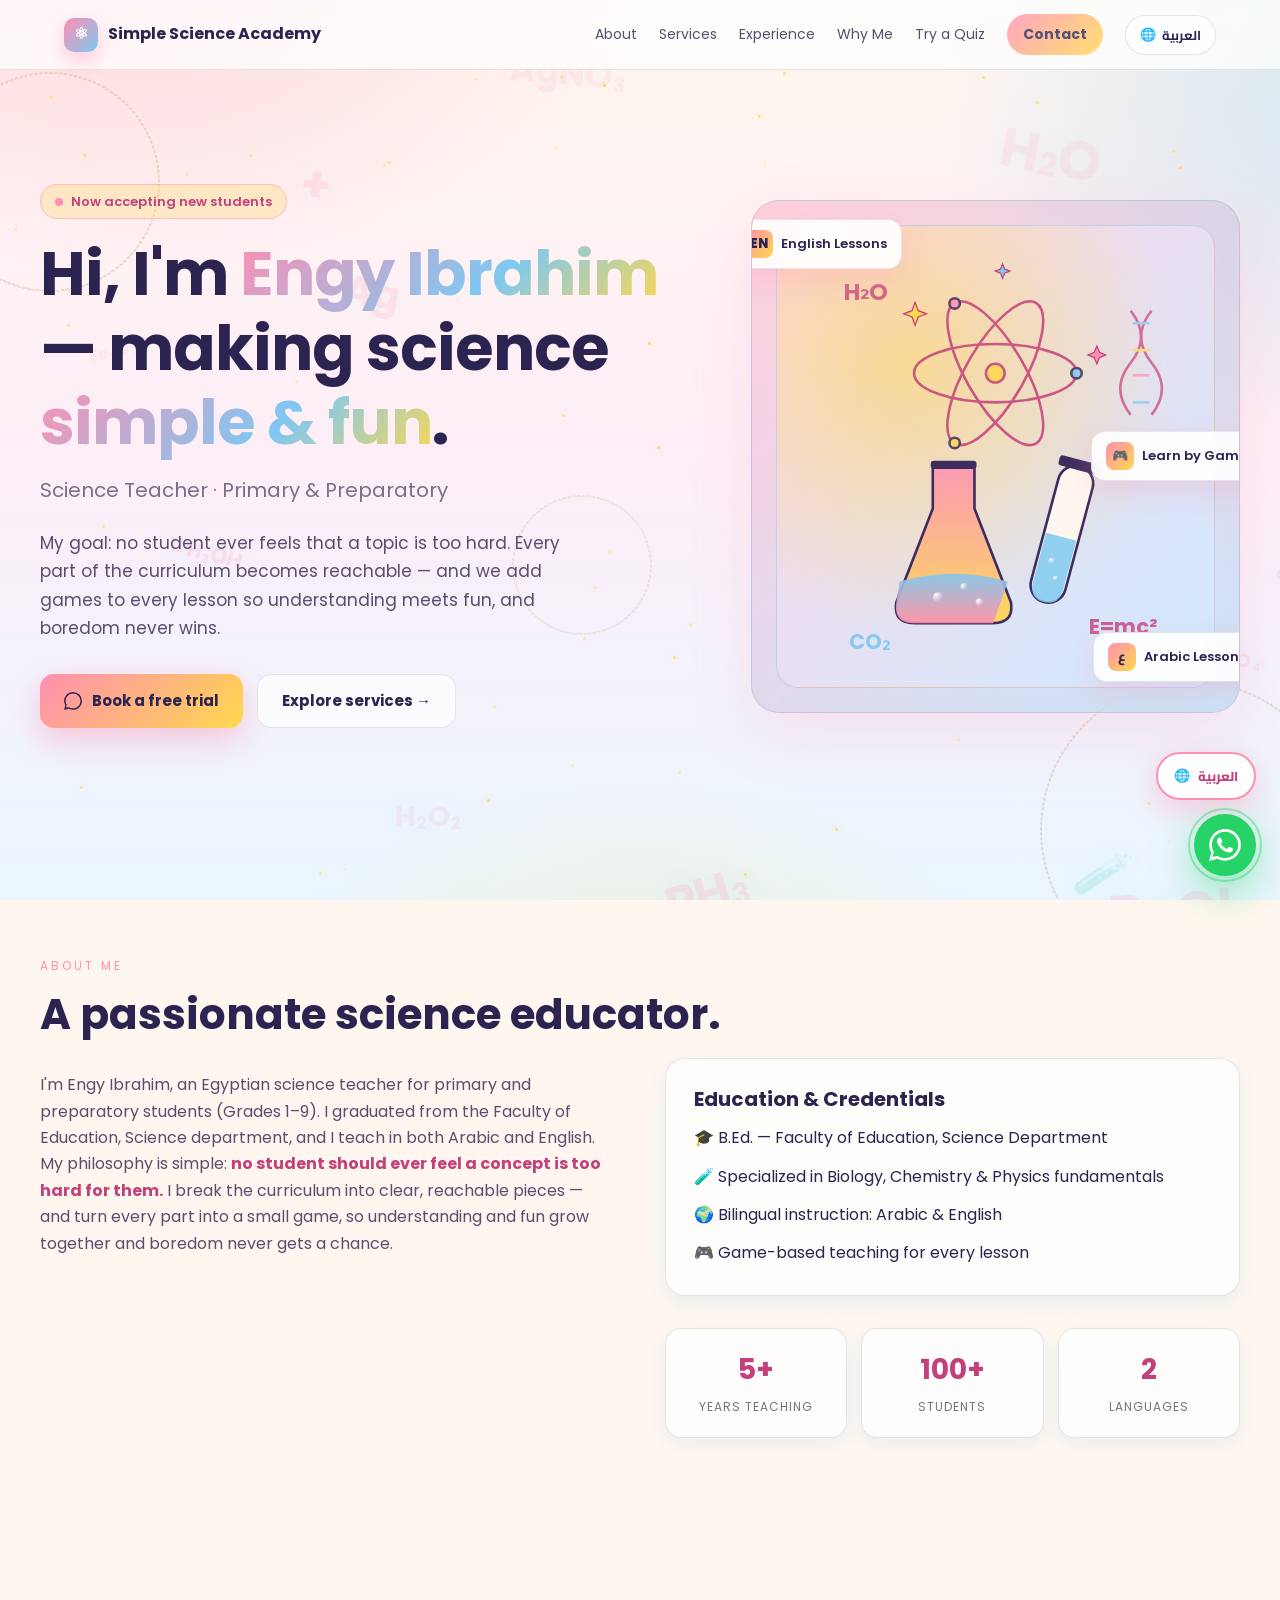
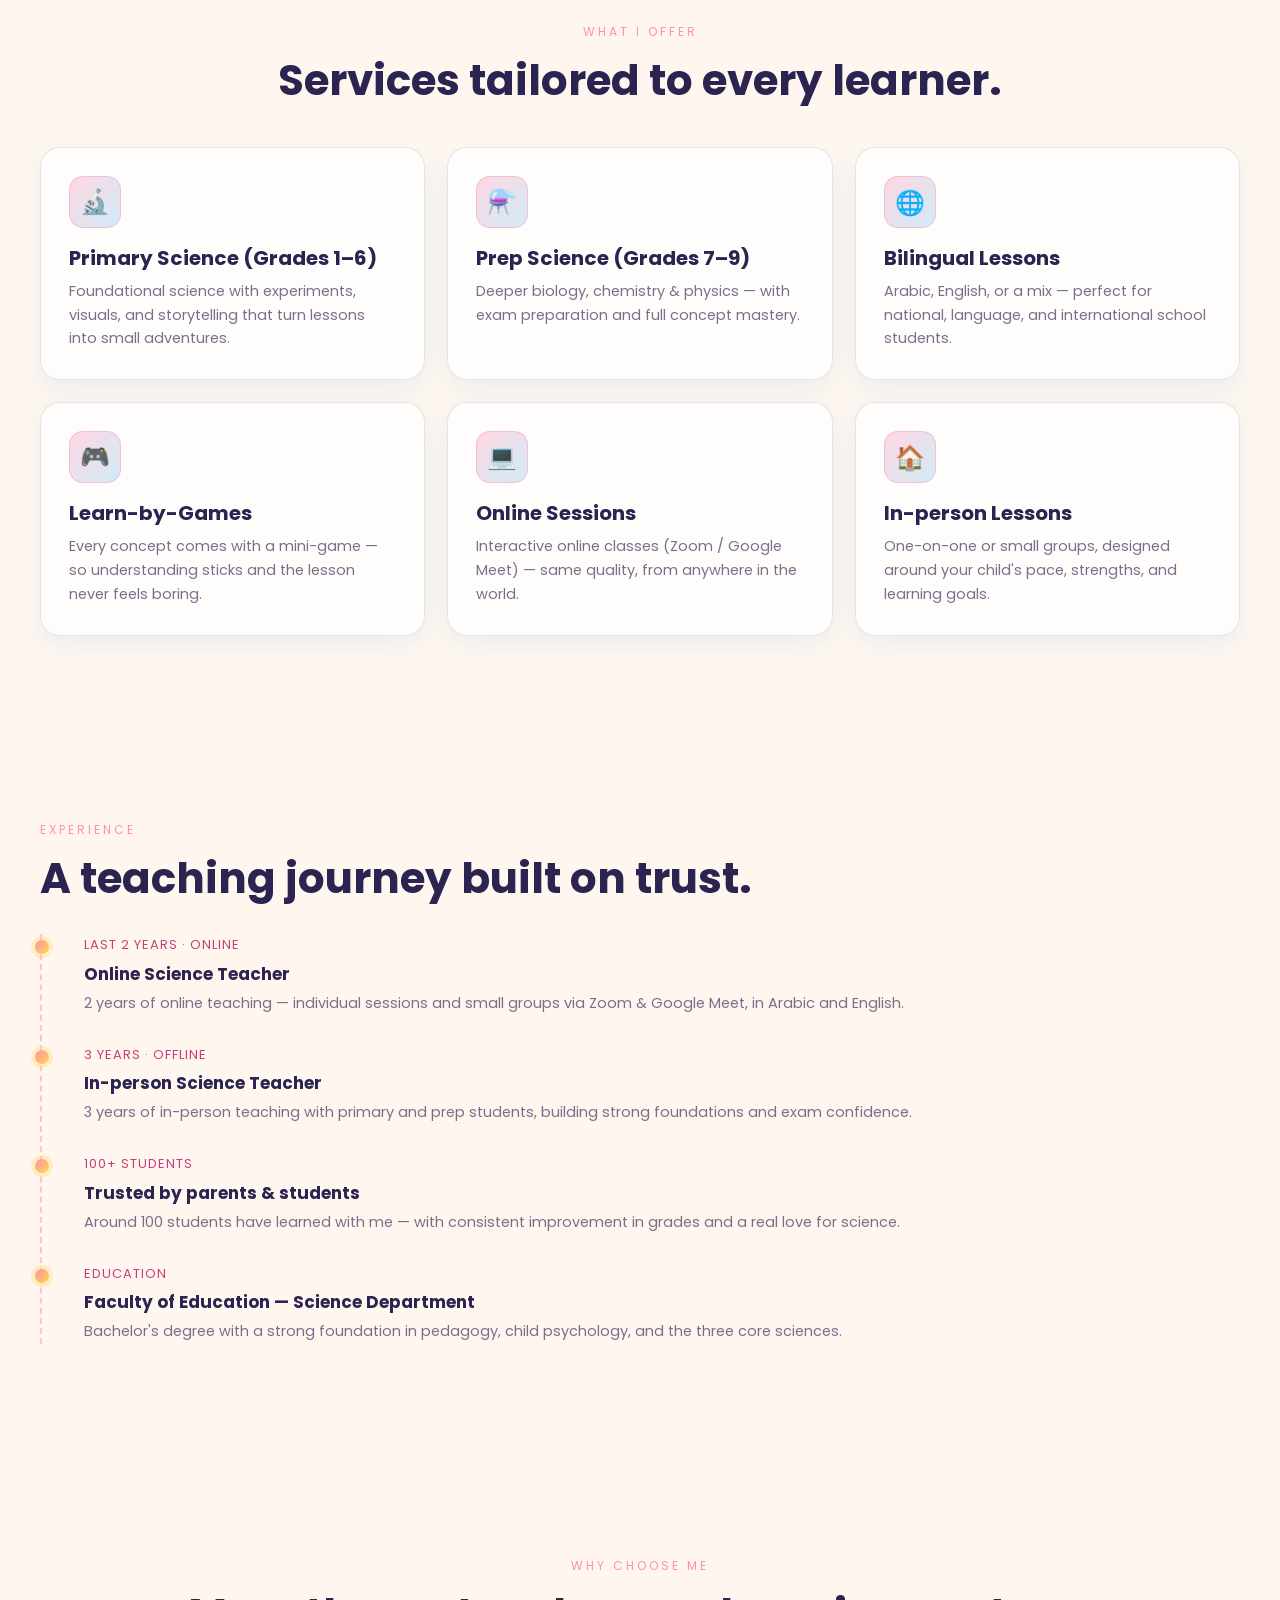
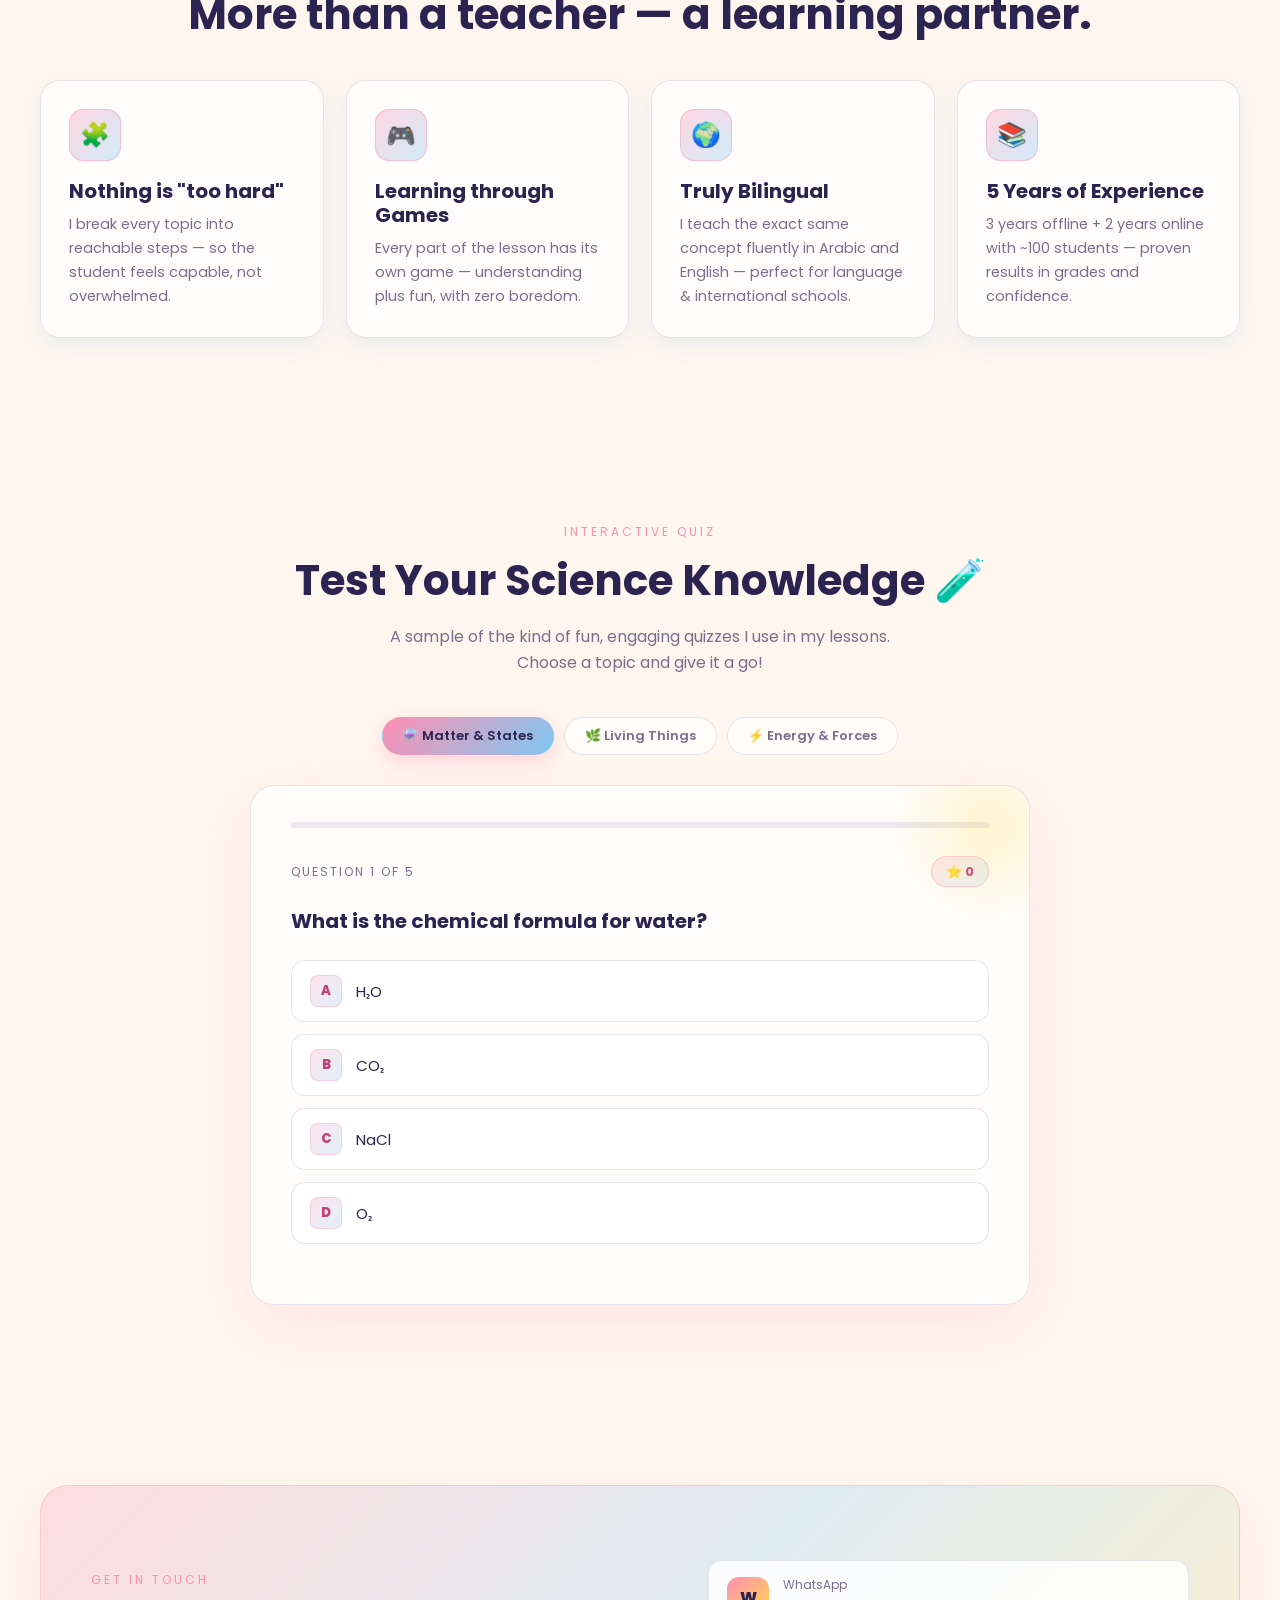
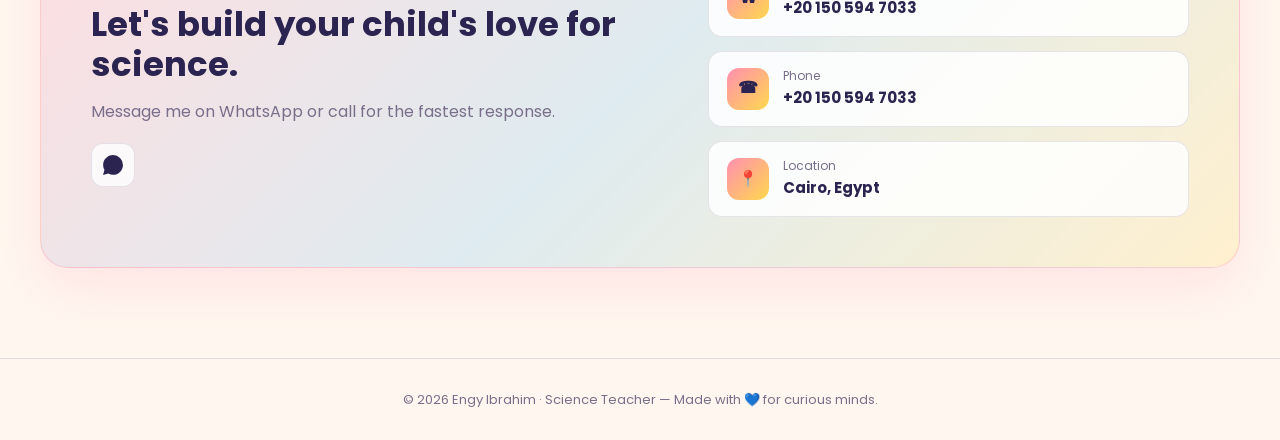
<file: index.html>
<!DOCTYPE html>
<html lang="en">
<head>
<meta charset="UTF-8" />
<meta name="viewport" content="width=device-width, initial-scale=1.0" />
<title>Simple Science Academy | أكاديمية العلوم المبسطة</title>
<meta name="description" content="Engy Ibrahim — bilingual Egyptian science teacher for primary & preparatory students. Learning through games & simple explanations." />
<link rel="preconnect" href="https://fonts.googleapis.com">
<link rel="preconnect" href="https://fonts.gstatic.com" crossorigin>
<link href="https://fonts.googleapis.com/css2?family=Cairo:wght@400;600;700;900&family=Poppins:wght@300;400;500;600;700;800&display=swap" rel="stylesheet">
<link rel="stylesheet" href="style.css">
</head>
<body class="lang-en">

<div class="bg-decor">
  <div class="stars" id="stars"></div>
  <div class="atom a1"></div>
  <div class="atom a2"></div>
  <div class="atom a3"></div>
  <div id="chemLayer"></div>
</div>

<nav class="top">
  <div class="nav-wrap">
    <div class="logo">
      <div class="dot">⚛</div>
      <span class="en-only">Simple Science Academy</span>
      <span class="ar-only">أكاديمية العلوم المبسطة</span>
    </div>
    <div class="nav-links" id="navLinks">
      <a href="#about"><span class="en-only">About</span><span class="ar-only">عني</span></a>
      <a href="#services"><span class="en-only">Services</span><span class="ar-only">الخدمات</span></a>
      <a href="#experience"><span class="en-only">Experience</span><span class="ar-only">الخبرة</span></a>
      <a href="#why"><span class="en-only">Why Me</span><span class="ar-only">لماذا أنا</span></a>
      <a href="#quiz"><span class="en-only">Try a Quiz</span><span class="ar-only">اختبر نفسك</span></a>
      <a href="#contact" class="nav-cta"><span class="en-only">Contact</span><span class="ar-only">تواصل</span></a>
      <button class="lang-btn" onclick="toggleLang()">
        🌐 <span class="en-only">العربية</span><span class="ar-only">English</span>
      </button>
    </div>
    <button class="burger" onclick="document.getElementById('navLinks').classList.toggle('open')">☰</button>
  </div>
</nav>

<!-- HERO -->
<section class="hero">
  <div class="container hero-grid">
    <div class="reveal">
      <span class="badge">
        <span class="pulse"></span>
        <span class="en-only">Now accepting new students</span>
        <span class="ar-only">أماكن متاحة للطلاب الجدد</span>
      </span>
      <h1 class="en-only">Hi, I'm <span class="grad">Engy Ibrahim</span> — making science <span class="grad">simple & fun</span>.</h1>
      <h1 class="ar-only">مرحباً، أنا <span class="grad">إنچي إبراهيم</span> — أجعل العلوم <span class="grad">سهلةً وممتعة</span>.</h1>
      <div class="role">
        <span class="en-only">Science Teacher · Primary & Preparatory</span>
        <span class="ar-only">مدرّسة علوم · ابتدائي وإعدادي</span>
      </div>
      <p class="tag en-only">My goal: no student ever feels that a topic is too hard. Every part of the curriculum becomes reachable — and we add games to every lesson so understanding meets fun, and boredom never wins.</p>
      <p class="tag ar-only">هدفي أن لا يشعر الطالب أبداً بصعوبة أيٍّ من المواضيع، وأن يتمكّن من فهم كل جزء من المنهج مهما بدا عسيراً. ونُضيف إلى كل حصة ألعاباً تعليمية لدمج الفهم بالمتعة، فلا يجد الملل إلى التعلّم سبيلاً.</p>
      <div class="hero-cta">
        <a href="https://wa.me/201505947033" class="btn btn-primary">
          <svg width="18" height="18" viewBox="0 0 24 24" fill="currentColor"><path d="M.057 24l1.687-6.163a11.867 11.867 0 01-1.587-5.946C.16 5.335 5.495 0 12.05 0a11.817 11.817 0 018.413 3.488 11.824 11.824 0 013.48 8.414c-.003 6.555-5.338 11.89-11.893 11.89a11.9 11.9 0 01-5.688-1.448L.057 24zm6.597-3.807c1.676.995 3.276 1.591 5.392 1.592 5.448 0 9.886-4.434 9.889-9.885.002-5.462-4.415-9.89-9.881-9.892-5.452 0-9.887 4.434-9.889 9.884a9.86 9.86 0 001.51 5.26l-.999 3.648 3.978-.607z"/></svg>
          <span class="en-only">Book a free trial</span>
          <span class="ar-only">احجز حصة تجريبية</span>
        </a>
        <a href="#services" class="btn btn-ghost">
          <span class="en-only">Explore services →</span>
          <span class="ar-only">← تعرّف على الخدمات</span>
        </a>
      </div>
    </div>
    <div class="hero-card reveal">
      <div class="photo science-art" aria-label="Science illustration">
        <svg viewBox="0 0 400 420" xmlns="http://www.w3.org/2000/svg" style="width:100%;height:100%;display:block">
          <defs>
            <linearGradient id="flask" x1="0" x2="0" y1="0" y2="1">
              <stop offset="0%" stop-color="#ff8fb1" stop-opacity=".85"/>
              <stop offset="100%" stop-color="#ffd84d" stop-opacity=".9"/>
            </linearGradient>
            <linearGradient id="liquid" x1="0" x2="0" y1="0" y2="1">
              <stop offset="0%" stop-color="#7ec8f2"/>
              <stop offset="100%" stop-color="#ff8fb1"/>
            </linearGradient>
            <radialGradient id="bubble" cx=".3" cy=".3" r=".7">
              <stop offset="0%" stop-color="#fff" stop-opacity=".9"/>
              <stop offset="100%" stop-color="#fff" stop-opacity="0"/>
            </radialGradient>
          </defs>

          <!-- Atom -->
          <g transform="translate(200 130)" stroke="#c4407a" stroke-width="2.5" fill="none" opacity=".85">
            <g class="sa-atom-orbits">
              <ellipse cx="0" cy="0" rx="78" ry="28"/>
              <ellipse cx="0" cy="0" rx="78" ry="28" transform="rotate(60)"/>
              <ellipse cx="0" cy="0" rx="78" ry="28" transform="rotate(-60)"/>
              <circle class="sa-electron" cx="78" cy="0" r="5" fill="#7ec8f2" stroke="#3d2c5f"/>
              <circle class="sa-electron e2" cx="-39" cy="-67" r="5" fill="#ff8fb1" stroke="#3d2c5f"/>
              <circle class="sa-electron e3" cx="-39" cy="67" r="5" fill="#ffd84d" stroke="#3d2c5f"/>
            </g>
            <circle class="sa-nucleus" cx="0" cy="0" r="9" fill="#ffd84d" stroke="#c4407a"/>
          </g>

          <!-- Energy sparks around atom -->
          <g fill="#ffd84d" stroke="#c4407a" stroke-width="1.2">
            <path class="sa-spark" d="M120 70 l3 -8 l3 8 l8 3 l-8 3 l-3 8 l-3 -8 l-8 -3 z"/>
            <path class="sa-spark s2" d="M295 110 l2.5 -6 l2.5 6 l6 2.5 l-6 2.5 l-2.5 6 l-2.5 -6 l-6 -2.5 z" fill="#ff8fb1"/>
            <path class="sa-spark s3" d="M205 30 l2 -5 l2 5 l5 2 l-5 2 l-2 5 l-2 -5 l-5 -2 z" fill="#7ec8f2"/>
          </g>

          <!-- Erlenmeyer flask -->
          <g transform="translate(110 220)">
            <path d="M30 0 H70 V40 L105 130 Q108 150 88 150 H12 Q-8 150 -5 130 L30 40 Z"
                  fill="url(#flask)" stroke="#3d2c5f" stroke-width="2.5" stroke-linejoin="round"/>
            <path d="M-2 110 Q50 95 102 110 L88 150 Q108 150 88 150 H12 Q-8 150 -5 130 Z"
                  fill="url(#liquid)" opacity=".9"/>
            <circle class="sa-bubble" cx="35" cy="125" r="5" fill="url(#bubble)"/>
            <circle class="sa-bubble b2" cx="60" cy="115" r="3.5" fill="url(#bubble)"/>
            <circle class="sa-bubble b3" cx="75" cy="130" r="4" fill="url(#bubble)"/>
            <rect x="28" y="-6" width="44" height="8" rx="3" fill="#3d2c5f"/>
          </g>

          <!-- Test tube -->
          <g transform="translate(265 215) rotate(15)">
            <rect x="0" y="0" width="34" height="135" rx="17" fill="#fff7ef" stroke="#3d2c5f" stroke-width="2.5"/>
            <path d="M2 70 H32 V118 Q32 135 17 135 Q2 135 2 118 Z" fill="#7ec8f2" opacity=".85"/>
            <rect x="-4" y="-6" width="42" height="10" rx="3" fill="#3d2c5f"/>
            <circle class="sa-bubble b2" cx="14" cy="95" r="3" fill="url(#bubble)"/>
            <circle class="sa-bubble b3" cx="22" cy="110" r="2.5" fill="url(#bubble)"/>
          </g>

          <!-- DNA strand -->
          <g transform="translate(330 70)" stroke="#c4407a" stroke-width="2.5" fill="none" opacity=".7">
            <path d="M0 0 Q20 25 0 50 Q-20 75 0 100"/>
            <path d="M20 0 Q0 25 20 50 Q40 75 20 100"/>
            <line x1="2" y1="12" x2="18" y2="12" stroke="#7ec8f2"/>
            <line x1="2" y1="38" x2="18" y2="38" stroke="#ffd84d"/>
            <line x1="2" y1="62" x2="18" y2="62" stroke="#ff8fb1"/>
            <line x1="2" y1="88" x2="18" y2="88" stroke="#7ec8f2"/>
          </g>

          <!-- Formula tags -->
          <text x="55" y="60" font-family="Poppins,sans-serif" font-size="22" font-weight="700" fill="#c4407a" opacity=".75">H₂O</text>
          <text x="60" y="395" font-family="Poppins,sans-serif" font-size="20" font-weight="700" fill="#7ec8f2" opacity=".9">CO₂</text>
          <text x="290" y="380" font-family="Poppins,sans-serif" font-size="20" font-weight="700" fill="#c4407a" opacity=".8">E=mc²</text>
        </svg>
      </div>
      <div class="float-chip chip-1"><div class="ico">EN</div> <span class="en-only">English Lessons</span><span class="ar-only">دروس بالإنجليزي</span></div>
      <div class="float-chip chip-2"><div class="ico">ع</div> <span class="en-only">Arabic Lessons</span><span class="ar-only">دروس بالعربي</span></div>
      <div class="float-chip chip-3"><div class="ico">🎮</div> <span class="en-only">Learn by Games</span><span class="ar-only">تعلّم باللعب</span></div>
    </div>
  </div>
</section>

<!-- ABOUT -->
<section id="about" class="about">
  <div class="container">
    <div class="reveal">
      <span class="eyebrow"><span class="en-only">About Me</span><span class="ar-only">عني</span></span>
      <h2 class="section-title en-only">A passionate science educator.</h2>
      <h2 class="section-title ar-only">معلّمة علوم شغوفة بتبسيط العلم.</h2>
    </div>
    <div class="about-grid">
      <div class="reveal">
        <p class="en-only">I'm Engy Ibrahim, an Egyptian science teacher for primary and preparatory students (Grades 1–9). I graduated from the Faculty of Education, Science department, and I teach in both Arabic and English. My philosophy is simple: <strong style="color:#c4407a">no student should ever feel a concept is too hard for them.</strong> I break the curriculum into clear, reachable pieces — and turn every part into a small game, so understanding and fun grow together and boredom never gets a chance.</p>
        <p class="ar-only">أنا إنچي إبراهيم، مدرّسة علوم مصرية للمرحلتين الابتدائية والإعدادية (من الصف الأول حتى الثالث الإعدادي). خريجة كلية التربية – قسم العلوم، وبدرّس باللغتين العربية والإنجليزية. فلسفتي بسيطة: <strong style="color:#c4407a">لازم الطالب ما يحسش أبداً إن في حاجة صعبة.</strong> ببسّط المنهج لأجزاء صغيرة يقدر يوصل لها، وعلى كل جزء بنلعب لعبة صغيرة، علشان الفهم والمتعة يكبروا مع بعض والملل ما يلاقيش مكان.</p>
      </div>
      <div class="reveal">
        <div class="card" style="margin:0">
          <h3 class="en-only">Education & Credentials</h3>
          <h3 class="ar-only">المؤهلات العلمية</h3>
          <ul>
            <li class="en-only">🎓 B.Ed. — Faculty of Education, Science Department</li>
            <li class="ar-only">🎓 بكالوريوس تربية – قسم العلوم (Science)</li>
            <li class="en-only">🧪 Specialized in Biology, Chemistry & Physics fundamentals</li>
            <li class="ar-only">🧪 تخصص في أساسيات الأحياء والكيمياء والفيزياء</li>
            <li class="en-only">🌍 Bilingual instruction: Arabic & English</li>
            <li class="ar-only">🌍 التدريس بلغتين: عربي وإنجليزي</li>
            <li class="en-only">🎮 Game-based teaching for every lesson</li>
            <li class="ar-only">🎮 تعليم قائم على الألعاب في كل درس</li>
          </ul>
        </div>
        <div class="stat-row">
          <div class="stat"><b>5+</b><span class="en-only">Years Teaching</span><span class="ar-only">سنوات خبرة</span></div>
          <div class="stat"><b>100+</b><span class="en-only">Students</span><span class="ar-only">طالب وطالبة</span></div>
          <div class="stat"><b>2</b><span class="en-only">Languages</span><span class="ar-only">لغتين</span></div>
        </div>
      </div>
    </div>
  </div>
</section>

<!-- SERVICES -->
<section id="services">
  <div class="container">
    <div class="reveal" style="text-align:center;margin-bottom:40px">
      <span class="eyebrow"><span class="en-only">What I Offer</span><span class="ar-only">الخدمات</span></span>
      <h2 class="section-title en-only">Services tailored to every learner.</h2>
      <h2 class="section-title ar-only">خدمات مصمّمة لكل طالب.</h2>
    </div>
    <div class="grid grid-3">
      <div class="card reveal">
        <div class="icon">🔬</div>
        <h3 class="en-only">Primary Science (Grades 1–6)</h3>
        <h3 class="ar-only">علوم المرحلة الابتدائية</h3>
        <p class="en-only">Foundational science with experiments, visuals, and storytelling that turn lessons into small adventures.</p>
        <p class="ar-only">تأسيس قوي في العلوم مع تجارب وأنشطة بصرية تخلّي الحصة مغامرة صغيرة.</p>
      </div>
      <div class="card reveal">
        <div class="icon">⚗️</div>
        <h3 class="en-only">Prep Science (Grades 7–9)</h3>
        <h3 class="ar-only">علوم المرحلة الإعدادية</h3>
        <p class="en-only">Deeper biology, chemistry & physics — with exam preparation and full concept mastery.</p>
        <p class="ar-only">شرح متعمّق للأحياء والكيمياء والفيزياء مع تدريب على الامتحانات وفهم كامل للدروس.</p>
      </div>
      <div class="card reveal">
        <div class="icon">🌐</div>
        <h3 class="en-only">Bilingual Lessons</h3>
        <h3 class="ar-only">دروس بلغتين</h3>
        <p class="en-only">Arabic, English, or a mix — perfect for national, language, and international school students.</p>
        <p class="ar-only">باختيارك: عربي أو إنجليزي أو الاتنين — يناسب طلاب الحكومي واللغات والـ International.</p>
      </div>
      <div class="card reveal">
        <div class="icon">🎮</div>
        <h3 class="en-only">Learn-by-Games</h3>
        <h3 class="ar-only">تعلّم باللعب</h3>
        <p class="en-only">Every concept comes with a mini-game — so understanding sticks and the lesson never feels boring.</p>
        <p class="ar-only">كل جزء من الدرس بيتربط بلعبة صغيرة — الفهم بيرسخ والحصة ما تبقاش مملة أبداً.</p>
      </div>
      <div class="card reveal">
        <div class="icon">💻</div>
        <h3 class="en-only">Online Sessions</h3>
        <h3 class="ar-only">دروس أونلاين</h3>
        <p class="en-only">Interactive online classes (Zoom / Google Meet) — same quality, from anywhere in the world.</p>
        <p class="ar-only">حصص أونلاين تفاعلية (Zoom / Google Meet) — نفس الجودة، من أي مكان.</p>
      </div>
      <div class="card reveal">
        <div class="icon">🏠</div>
        <h3 class="en-only">In-person Lessons</h3>
        <h3 class="ar-only">دروس أوفلاين</h3>
        <p class="en-only">One-on-one or small groups, designed around your child's pace, strengths, and learning goals.</p>
        <p class="ar-only">حصص فردية أو مجموعات صغيرة، مصمّمة حسب مستوى الطفل وقدراته وأهدافه.</p>
      </div>
    </div>
  </div>
</section>

<!-- EXPERIENCE -->
<section id="experience">
  <div class="container">
    <div class="reveal" style="margin-bottom:30px">
      <span class="eyebrow"><span class="en-only">Experience</span><span class="ar-only">الخبرة</span></span>
      <h2 class="section-title en-only">A teaching journey built on trust.</h2>
      <h2 class="section-title ar-only">رحلة تدريس مبنيّة على الثقة.</h2>
    </div>
    <div class="timeline reveal">
      <div class="tl-item">
        <div class="when"><span class="en-only">Last 2 years · Online</span><span class="ar-only">آخر سنتين · أونلاين</span></div>
        <h4 class="en-only">Online Science Teacher</h4>
        <h4 class="ar-only">مدرّسة علوم أونلاين</h4>
        <p class="en-only">2 years of online teaching — individual sessions and small groups via Zoom & Google Meet, in Arabic and English.</p>
        <p class="ar-only">سنتين تدريس أونلاين — حصص فردية ومجموعات صغيرة عبر Zoom و Google Meet، بالعربي والإنجليزي.</p>
      </div>
      <div class="tl-item">
        <div class="when"><span class="en-only">3 years · Offline</span><span class="ar-only">٣ سنوات · أوفلاين</span></div>
        <h4 class="en-only">In-person Science Teacher</h4>
        <h4 class="ar-only">مدرّسة علوم أوفلاين</h4>
        <p class="en-only">3 years of in-person teaching with primary and prep students, building strong foundations and exam confidence.</p>
        <p class="ar-only">٣ سنوات تدريس مباشر لطلاب الابتدائي والإعدادي، بتأسيس قوي وثقة كاملة في الامتحانات.</p>
      </div>
      <div class="tl-item">
        <div class="when"><span class="en-only">100+ Students</span><span class="ar-only">+١٠٠ طالب</span></div>
        <h4 class="en-only">Trusted by parents & students</h4>
        <h4 class="ar-only">ثقة من الأهالي والطلاب</h4>
        <p class="en-only">Around 100 students have learned with me — with consistent improvement in grades and a real love for science.</p>
        <p class="ar-only">حوالي ١٠٠ طالب وطالبة درسوا معايا، بتحسّن واضح في الدرجات وحب حقيقي للمادة.</p>
      </div>
      <div class="tl-item">
        <div class="when"><span class="en-only">Education</span><span class="ar-only">التعليم</span></div>
        <h4 class="en-only">Faculty of Education — Science Department</h4>
        <h4 class="ar-only">كلية التربية – قسم العلوم</h4>
        <p class="en-only">Bachelor's degree with a strong foundation in pedagogy, child psychology, and the three core sciences.</p>
        <p class="ar-only">بكالوريوس مع تأسيس قوي في طرق التدريس وعلم نفس الطفل والعلوم الثلاثة.</p>
      </div>
    </div>
  </div>
</section>

<!-- WHY -->
<section id="why">
  <div class="container">
    <div class="reveal" style="text-align:center;margin-bottom:40px">
      <span class="eyebrow"><span class="en-only">Why Choose Me</span><span class="ar-only">لماذا تختارني</span></span>
      <h2 class="section-title en-only">More than a teacher — a learning partner.</h2>
      <h2 class="section-title ar-only">مش بس مدرّسة — شريكة تعلّم.</h2>
    </div>
    <div class="grid why-grid">
      <div class="card reveal">
        <div class="icon">🧩</div>
        <h3 class="en-only">Nothing is "too hard"</h3>
        <h3 class="ar-only">ما فيش حاجة صعبة</h3>
        <p class="en-only">I break every topic into reachable steps — so the student feels capable, not overwhelmed.</p>
        <p class="ar-only">ببسّط أي درس لخطوات صغيرة يقدر يوصلها — الطالب يحسّ إنه قادر، مش متضايق.</p>
      </div>
      <div class="card reveal">
        <div class="icon">🎮</div>
        <h3 class="en-only">Learning through Games</h3>
        <h3 class="ar-only">تعلّم بالألعاب</h3>
        <p class="en-only">Every part of the lesson has its own game — understanding plus fun, with zero boredom.</p>
        <p class="ar-only">كل جزء من الدرس له لعبته — فهم ومتعة، من غير أي ملل.</p>
      </div>
      <div class="card reveal">
        <div class="icon">🌍</div>
        <h3 class="en-only">Truly Bilingual</h3>
        <h3 class="ar-only">ثنائية اللغة فعلياً</h3>
        <p class="en-only">I teach the exact same concept fluently in Arabic and English — perfect for language & international schools.</p>
        <p class="ar-only">بشرح نفس المفهوم بطلاقة بالعربي أو الإنجليزي — مثالي لمدارس اللغات والـ International.</p>
      </div>
      <div class="card reveal">
        <div class="icon">📚</div>
        <h3 class="en-only">5 Years of Experience</h3>
        <h3 class="ar-only">٥ سنوات خبرة</h3>
        <p class="en-only">3 years offline + 2 years online with ~100 students — proven results in grades and confidence.</p>
        <p class="ar-only">٣ سنوات أوفلاين + سنتين أونلاين مع حوالي ١٠٠ طالب — نتائج حقيقية في الدرجات والثقة.</p>
      </div>
    </div>
  </div>
</section>


<!-- QUIZ SECTION -->
<section id="quiz">
  <div class="container">
    <div class="quiz-wrap reveal">
      <div style="text-align:center;margin-bottom:40px">
        <span class="eyebrow"><span class="en-only">Interactive Quiz</span><span class="ar-only">اختبار تفاعلي</span></span>
        <h2 class="section-title en-only">Test Your Science Knowledge 🧪</h2>
        <h2 class="section-title ar-only">اختبر معلوماتك العلمية 🧪</h2>
        <p style="color:var(--muted);max-width:520px;margin:0 auto" class="en-only">A sample of the kind of fun, engaging quizzes I use in my lessons. Choose a topic and give it a go!</p>
        <p style="color:var(--muted);max-width:520px;margin:0 auto" class="ar-only">نموذج من الاختبارات الممتعة اللي بستخدمها في حصصي. اختار موضوع وجرّب!</p>
      </div>

      <div class="quiz-tabs" id="quizTabs">
        <button class="qtab active" onclick="loadQuiz('matter')" data-topic="matter">
          <span class="en-only">⚗️ Matter & States</span><span class="ar-only">⚗️ المادة وحالاتها</span>
        </button>
        <button class="qtab" onclick="loadQuiz('living')" data-topic="living">
          <span class="en-only">🌿 Living Things</span><span class="ar-only">🌿 الكائنات الحية</span>
        </button>
        <button class="qtab" onclick="loadQuiz('energy')" data-topic="energy">
          <span class="en-only">⚡ Energy & Forces</span><span class="ar-only">⚡ الطاقة والقوى</span>
        </button>
      </div>

      <div class="quiz-card" id="quizCard">
        <!-- progress -->
        <div class="quiz-progress-bar"><div class="quiz-progress-fill" id="quizFill" style="width:0%"></div></div>
        <!-- meta -->
        <div class="quiz-meta">
          <span class="quiz-num" id="quizNum"></span>
          <span class="quiz-score-badge" id="quizScoreBadge">⭐ 0</span>
        </div>
        <!-- question -->
        <div class="quiz-q" id="quizQ"></div>
        <!-- options -->
        <div class="quiz-opts" id="quizOpts"></div>
        <!-- feedback -->
        <div class="quiz-feedback" id="quizFeedback"></div>
        <!-- next -->
        <div class="quiz-actions">
          <button class="quiz-next" id="quizNext" onclick="nextQuestion()">
            <span class="en-only">Next →</span><span class="ar-only">→ التالي</span>
          </button>
        </div>
        <!-- result screen -->
        <div class="quiz-result" id="quizResult">
          <div class="big-emoji" id="resultEmoji">🏆</div>
          <div class="result-score" id="resultScore"></div>
          <h3 class="en-only" id="resultTitleEn"></h3>
          <h3 class="ar-only" id="resultTitleAr"></h3>
          <p class="en-only" id="resultMsgEn"></p>
          <p class="ar-only" id="resultMsgAr"></p>
          <button class="quiz-restart" onclick="restartQuiz()">
            <span class="en-only">🔄 Try Again</span><span class="ar-only">🔄 حاول مجدداً</span>
          </button>
        </div>
      </div>
    </div>
  </div>
</section>

<script>
const quizData = {
  matter: [
    {
      en: "What is the chemical formula for water?",
      ar: "ما هي الصيغة الكيميائية للماء؟",
      opts: {en:["H₂O","CO₂","NaCl","O₂"], ar:["H₂O","CO₂","NaCl","O₂"]},
      answer: 0,
      exp: {en:"Water is made of 2 hydrogen atoms and 1 oxygen atom — H₂O!", ar:"الماء مكوّن من ذرتين هيدروجين وذرة أكسجين — H₂O!"}
    },
    {
      en: "When ice melts, it changes from a solid to a ___?",
      ar: "عندما يذوب الجليد، يتحول من صلب إلى ___؟",
      opts: {en:["Gas","Liquid","Plasma","Vapor"], ar:["غاز","سائل","بلازما","بخار"]},
      answer: 1,
      exp: {en:"Melting turns solid ice into liquid water. The molecules start moving more freely!", ar:"الذوبان يحوّل الجليد الصلب إلى ماء سائل. الجزيئات تبدأ تتحرك بحرية أكبر!"}
    },
    {
      en: "Which gas do we breathe in to survive?",
      ar: "أي غاز نتنفسه للبقاء على قيد الحياة؟",
      opts: {en:["Carbon Dioxide","Nitrogen","Oxygen","Hydrogen"], ar:["ثاني أكسيد الكربون","نيتروجين","أكسجين","هيدروجين"]},
      answer: 2,
      exp: {en:"We breathe in Oxygen (O₂) — it powers every cell in our body!", ar:"نتنفس الأكسجين (O₂) — يعطي الطاقة لكل خلية في جسمنا!"}
    },
    {
      en: "Salt dissolving in water is an example of a ___?",
      ar: "ذوبان الملح في الماء مثال على ___؟",
      opts: {en:["Chemical change","Physical change","Combustion","Evaporation"], ar:["تغيير كيميائي","تغيير فيزيائي","احتراق","تبخر"]},
      answer: 1,
      exp: {en:"It's a physical change — no new substance is formed, and you can get the salt back by evaporating the water!", ar:"تغيير فيزيائي — لا تتكون مادة جديدة، وتقدر تسترجع الملح بتبخير الماء!"}
    },
    {
      en: "What is the smallest unit of matter?",
      ar: "ما هي أصغر وحدة في المادة؟",
      opts: {en:["Molecule","Cell","Atom","Electron"], ar:["جزيء","خلية","ذرة","إلكترون"]},
      answer: 2,
      exp: {en:"The atom is the basic building block of all matter. Everything around you is made of atoms!", ar:"الذرة هي اللبنة الأساسية لكل المادة. كل شيء حولك مكوّن من ذرات!"}
    }
  ],
  living: [
    {
      en: "What process do plants use to make their own food?",
      ar: "ما العملية التي تستخدمها النباتات لصنع غذائها؟",
      opts: {en:["Respiration","Photosynthesis","Digestion","Transpiration"], ar:["التنفس","البناء الضوئي","الهضم","النتح"]},
      answer: 1,
      exp: {en:"Photosynthesis uses sunlight, CO₂ and water to make glucose — the plant's food!", ar:"البناء الضوئي يستخدم ضوء الشمس وثاني أكسيد الكربون والماء لصنع الجلوكوز — غذاء النبات!"}
    },
    {
      en: "Which organ pumps blood around the body?",
      ar: "أي عضو يضخ الدم في الجسم؟",
      opts: {en:["Lungs","Brain","Liver","Heart"], ar:["الرئتان","المخ","الكبد","القلب"]},
      answer: 3,
      exp: {en:"The heart is a powerful muscle that beats about 100,000 times a day to pump blood!", ar:"القلب عضلة قوية تنبض حوالي 100,000 مرة يومياً لضخ الدم!"}
    },
    {
      en: "What do we call organisms that eat only plants?",
      ar: "ما اسم الكائنات التي تأكل النباتات فقط؟",
      opts: {en:["Carnivores","Omnivores","Herbivores","Decomposers"], ar:["آكلات لحوم","آكلات كل شيء","آكلات نباتات","محللات"]},
      answer: 2,
      exp: {en:"Herbivores eat only plants. Cows, rabbits, and giraffes are all herbivores!", ar:"الحيوانات العاشبة تأكل النباتات فقط. الأبقار والأرانب والزرافات كلها عاشبة!"}
    },
    {
      en: "How many chambers does the human heart have?",
      ar: "كم عدد غرف القلب البشري؟",
      opts: {en:["2","3","4","6"], ar:["2","3","4","6"]},
      answer: 2,
      exp: {en:"The human heart has 4 chambers: right atrium, right ventricle, left atrium, and left ventricle!", ar:"للقلب البشري 4 غرف: الأذين الأيمن، البطين الأيمن، الأذين الأيسر، والبطين الأيسر!"}
    },
    {
      en: "Which part of the plant absorbs water from the soil?",
      ar: "أي جزء من النبات يمتص الماء من التربة؟",
      opts: {en:["Leaves","Stem","Flower","Roots"], ar:["الأوراق","الساق","الزهرة","الجذور"]},
      answer: 3,
      exp: {en:"Roots absorb water and minerals from the soil and carry them up through the stem to the leaves!", ar:"الجذور تمتص الماء والمعادن من التربة وترفعها عبر الساق إلى الأوراق!"}
    }
  ],
  energy: [
    {
      en: "What is the formula for Einstein's famous equation?",
      ar: "ما هي معادلة أينشتاين الشهيرة؟",
      opts: {en:["F=ma","E=mc²","P=mv","V=IR"], ar:["F=ma","E=mc²","P=mv","V=IR"]},
      answer: 1,
      exp: {en:"E=mc² shows that energy and mass are equivalent, where c is the speed of light!", ar:"E=mc² تُظهر أن الطاقة والكتلة متكافئتان، حيث c هي سرعة الضوء!"}
    },
    {
      en: "Which type of energy does a moving ball have?",
      ar: "أي نوع من الطاقة تمتلكها الكرة المتحركة؟",
      opts: {en:["Potential energy","Chemical energy","Kinetic energy","Nuclear energy"], ar:["طاقة كامنة","طاقة كيميائية","طاقة حركية","طاقة نووية"]},
      answer: 2,
      exp: {en:"Kinetic energy is the energy of motion. The faster the ball moves, the more kinetic energy it has!", ar:"الطاقة الحركية هي طاقة الحركة. كلما تحركت الكرة أسرع، كلما امتلكت طاقة حركية أكبر!"}
    },
    {
      en: "What force pulls objects toward the Earth?",
      ar: "ما القوة التي تجذب الأشياء نحو الأرض؟",
      opts: {en:["Magnetism","Friction","Gravity","Electricity"], ar:["المغناطيسية","الاحتكاك","الجاذبية","الكهرباء"]},
      answer: 2,
      exp: {en:"Gravity is the force that pulls objects toward Earth. It keeps us on the ground and the Moon in orbit!", ar:"الجاذبية هي القوة التي تجذب الأشياء نحو الأرض. تُبقينا على الأرض والقمر في مداره!"}
    },
    {
      en: "A book sitting on a shelf has which type of energy?",
      ar: "الكتاب الجالس على الرف يمتلك أي نوع من الطاقة؟",
      opts: {en:["Kinetic energy","Sound energy","Potential energy","Light energy"], ar:["طاقة حركية","طاقة صوتية","طاقة كامنة","طاقة ضوئية"]},
      answer: 2,
      exp: {en:"A book on a shelf has gravitational potential energy — stored energy due to its height. If it falls, that converts to kinetic energy!", ar:"الكتاب على الرف يمتلك طاقة وضع جاذبية — طاقة مخزنة بسبب ارتفاعه. إذا سقط، تتحول لطاقة حركية!"}
    },
    {
      en: "Light travels at approximately ___ km per second?",
      ar: "تسافر الضوء بسرعة حوالي ___ كم في الثانية؟",
      opts: {en:["100,000","300,000","1,000,000","150,000"], ar:["100,000","300,000","1,000,000","150,000"]},
      answer: 1,
      exp: {en:"Light travels at ~300,000 km/s — it can circle the Earth 7.5 times in just one second!", ar:"الضوء يسافر بسرعة ~300,000 كم/ث — يمكنه إطاف بالأرض 7.5 مرة في ثانية واحدة!"}
    }
  ]
};

let currentTopic = 'matter';
let currentQ = 0;
let score = 0;
let answered = false;

function loadQuiz(topic) {
  currentTopic = topic;
  currentQ = 0;
  score = 0;
  answered = false;
  document.querySelectorAll('.qtab').forEach(t => t.classList.remove('active'));
  document.querySelector(`[data-topic="${topic}"]`).classList.add('active');
  document.getElementById('quizResult').style.display = 'none';
  renderQuestion();
}

function isAr() {
  return document.body.classList.contains('lang-ar');
}

function renderQuestion() {
  const qs = quizData[currentTopic];
  const q = qs[currentQ];
  const lang = isAr() ? 'ar' : 'en';
  const total = qs.length;

  document.getElementById('quizFill').style.width = (currentQ / total * 100) + '%';
  document.getElementById('quizNum').textContent = isAr()
    ? `سؤال ${currentQ + 1} من ${total}`
    : `Question ${currentQ + 1} of ${total}`;
  document.getElementById('quizScoreBadge').textContent = '⭐ ' + score;
  document.getElementById('quizQ').textContent = q[lang];

  const optsEl = document.getElementById('quizOpts');
  optsEl.innerHTML = '';
  const letters = ['A','B','C','D'];
  q.opts[lang].forEach((opt, i) => {
    const btn = document.createElement('button');
    btn.className = 'qopt';
    btn.innerHTML = `<span class="opt-letter">${letters[i]}</span><span>${opt}</span>`;
    btn.onclick = () => selectAnswer(i, btn);
    optsEl.appendChild(btn);
  });

  const fb = document.getElementById('quizFeedback');
  fb.className = 'quiz-feedback';
  fb.textContent = '';
  document.getElementById('quizNext').style.display = 'none';
  answered = false;
}

function selectAnswer(idx, btn) {
  if (answered) return;
  answered = true;
  const q = quizData[currentTopic][currentQ];
  const lang = isAr() ? 'ar' : 'en';
  const opts = document.querySelectorAll('.qopt');

  opts.forEach((o, i) => {
    o.disabled = true;
    if (i === q.answer) o.classList.add('reveal');
  });

  const fb = document.getElementById('quizFeedback');
  if (idx === q.answer) {
    score++;
    btn.classList.add('correct');
    fb.className = 'quiz-feedback ok show';
    fb.textContent = (isAr() ? '✅ ممتاز! ' : '✅ Correct! ') + q.exp[lang];
  } else {
    btn.classList.add('wrong');
    fb.className = 'quiz-feedback bad show';
    fb.textContent = (isAr() ? '❌ إجابة خاطئة. ' : '❌ Not quite. ') + q.exp[lang];
  }
  document.getElementById('quizScoreBadge').textContent = '⭐ ' + score;

  const nextBtn = document.getElementById('quizNext');
  const qs = quizData[currentTopic];
  nextBtn.style.display = 'inline-flex';
  if (currentQ >= qs.length - 1) {
    nextBtn.innerHTML = isAr() ? '🏁 النتيجة' : '🏁 See Results';
  } else {
    nextBtn.innerHTML = isAr() ? '→ التالي' : 'Next →';
  }
}

function nextQuestion() {
  const qs = quizData[currentTopic];
  currentQ++;
  if (currentQ >= qs.length) {
    showResult();
  } else {
    renderQuestion();
  }
}

function showResult() {
  const total = quizData[currentTopic].length;
  const pct = Math.round(score / total * 100);
  document.getElementById('quizFill').style.width = '100%';
  document.getElementById('quizOpts').innerHTML = '';
  document.getElementById('quizQ').textContent = '';
  document.getElementById('quizFeedback').className = 'quiz-feedback';
  document.getElementById('quizNext').style.display = 'none';
  document.getElementById('quizNum').textContent = '';

  let emoji = pct === 100 ? '🏆' : pct >= 60 ? '🌟' : '💪';
  let titleEn = pct === 100 ? 'Perfect Score!' : pct >= 60 ? 'Great Job!' : 'Keep Practicing!';
  let titleAr = pct === 100 ? 'علامة كاملة!' : pct >= 60 ? 'عمل رائع!' : 'استمر في التدريب!';
  let msgEn = pct === 100
    ? "You got every question right — you're a science star! 🌟"
    : pct >= 60
    ? `You scored ${score} out of ${total}. Solid effort — try again to get them all!`
    : `You scored ${score} out of ${total}. Science takes practice — keep going!`;
  let msgAr = pct === 100
    ? 'أجبت على كل الأسئلة صح — أنت نجم العلوم! 🌟'
    : pct >= 60
    ? `حصلت على ${score} من ${total}. جهد ممتاز — حاول مجدداً!`
    : `حصلت على ${score} من ${total}. العلوم تحتاج تدريب — استمر!`;

  document.getElementById('resultEmoji').textContent = emoji;
  document.getElementById('resultScore').textContent = `${score} / ${total}`;
  document.getElementById('resultTitleEn').textContent = titleEn;
  document.getElementById('resultTitleAr').textContent = titleAr;
  document.getElementById('resultMsgEn').textContent = msgEn;
  document.getElementById('resultMsgAr').textContent = msgAr;
  document.getElementById('quizResult').style.display = 'block';
}

function restartQuiz() {
  loadQuiz(currentTopic);
}

// Init
document.addEventListener('DOMContentLoaded', function(){
  loadQuiz('matter');
});
</script>

<!-- CONTACT -->
<section id="contact">
  <div class="container">
    <div class="contact-wrap reveal">
      <div>
        <span class="eyebrow"><span class="en-only">Get in touch</span><span class="ar-only">تواصل معي</span></span>
        <h2 class="en-only">Let's build your child's love for science.</h2>
        <h2 class="ar-only">لنبني معاً حبَّ طفلك للعلوم.</h2>
        <p style="color:var(--muted);max-width:480px;margin-top:14px" class="en-only">Message me on WhatsApp or call for the fastest response.</p>
        <p style="color:var(--muted);max-width:480px;margin-top:14px" class="ar-only">تواصلي معي عبر واتساب أو الهاتف للحصول على أسرع ردٍّ ممكن.</p>
        <div class="socials">
          <a href="https://wa.me/201505947033" aria-label="WhatsApp" title="WhatsApp">
            <svg width="20" height="20" viewBox="0 0 24 24" fill="currentColor"><path d="M.057 24l1.687-6.163a11.867 11.867 0 01-1.587-5.946C.16 5.335 5.495 0 12.05 0a11.817 11.817 0 018.413 3.488 11.824 11.824 0 013.48 8.414c-.003 6.555-5.338 11.89-11.893 11.89a11.9 11.9 0 01-5.688-1.448L.057 24z"/></svg>
          </a>
        </div>
      </div>
      <div>
        <div class="contact-list">
          <a class="c-item" href="https://wa.me/201505947033">
            <div class="ic">W</div>
            <div><small>WhatsApp</small><b>+20 150 594 7033</b></div>
          </a>
          <a class="c-item" href="tel:+201505947033">
            <div class="ic">☎</div>
            <div><small><span class="en-only">Phone</span><span class="ar-only">هاتف</span></small><b>+20 150 594 7033</b></div>
          </a>
          <a class="c-item" href="#">
            <div class="ic">📍</div>
            <div><small><span class="en-only">Location</span><span class="ar-only">الموقع</span></small><b><span class="en-only">Cairo, Egypt</span><span class="ar-only">القاهرة، مصر</span></b></div>
          </a>
        </div>
      </div>
    </div>
  </div>
</section>

<footer>
  © <span id="yr"></span>
  <span class="en-only">Engy Ibrahim · Science Teacher — Made with 💙 for curious minds.</span>
  <span class="ar-only">إنچي إبراهيم · مدرّسة علوم — صُنع بحب 💙 للعقول الفضولية.</span>
</footer>

<!-- Floating language toggle -->
<button class="lang-toggle" onclick="toggleLang()" aria-label="Switch language">
  🌐 <span class="en-only">العربية</span><span class="ar-only">English</span>
</button>

<!-- Floating WhatsApp -->
<a href="https://wa.me/201000000000" class="wa-float" aria-label="Chat on WhatsApp">
  <svg viewBox="0 0 24 24" fill="currentColor"><path d="M.057 24l1.687-6.163a11.867 11.867 0 01-1.587-5.946C.16 5.335 5.495 0 12.05 0a11.817 11.817 0 018.413 3.488 11.824 11.824 0 013.48 8.414c-.003 6.555-5.338 11.89-11.893 11.89a11.9 11.9 0 01-5.688-1.448L.057 24zm6.597-3.807c1.676.995 3.276 1.591 5.392 1.592 5.448 0 9.886-4.434 9.889-9.885.002-5.462-4.415-9.89-9.881-9.892-5.452 0-9.887 4.434-9.889 9.884a9.86 9.86 0 001.51 5.26l-.999 3.648 3.978-.607zm11.387-5.464c-.074-.124-.272-.198-.57-.347-.297-.149-1.758-.868-2.031-.967-.272-.099-.47-.149-.669.149-.198.297-.768.967-.941 1.165-.173.198-.347.223-.644.074-.297-.149-1.255-.462-2.39-1.475-.883-.788-1.48-1.761-1.653-2.059-.173-.297-.018-.458.13-.606.134-.133.297-.347.446-.521.149-.173.198-.298.298-.496.099-.198.05-.372-.025-.521-.075-.149-.669-1.612-.916-2.207-.242-.579-.487-.5-.669-.51l-.57-.01c-.198 0-.521.074-.793.372-.272.297-1.04 1.016-1.04 2.479 0 1.462 1.065 2.875 1.213 3.074.149.198 2.095 3.2 5.076 4.487.709.306 1.263.489 1.694.626.712.226 1.36.194 1.872.118.571-.085 1.758-.719 2.006-1.413.248-.694.248-1.289.173-1.413z"/></svg>
</a>

<script>
  // Language toggle
  function setLang(lang){
    document.body.classList.remove('lang-en','lang-ar');
    document.body.classList.add('lang-'+lang);
    document.documentElement.lang = lang === 'ar' ? 'ar' : 'en';
    document.documentElement.dir = lang === 'ar' ? 'rtl' : 'ltr';
    try{ localStorage.setItem('lang', lang); }catch(e){}
  }
  function toggleLang(){
    const next = document.body.classList.contains('lang-en') ? 'ar' : 'en';
    setLang(next);
  }
  try{
    const saved = localStorage.getItem('lang');
    if(saved) setLang(saved);
  }catch(e){}

  // Stars
  const stars = document.getElementById('stars');
  for(let i=0;i<60;i++){
    const s=document.createElement('span');
    s.style.top=Math.random()*100+'%';
    s.style.left=Math.random()*100+'%';
    s.style.animationDelay=(Math.random()*4)+'s';
    s.style.opacity=(Math.random()*.7+.2);
    stars.appendChild(s);
  }

  // Chemistry symbols
  const chemLayer = document.getElementById('chemLayer');
  const formulas = [
    'H<sub>2</sub>O','CO<sub>2</sub>','O<sub>2</sub>','NaCl','CH<sub>4</sub>',
    'H<sub>2</sub>SO<sub>4</sub>','NH<sub>3</sub>','C<sub>6</sub>H<sub>12</sub>O<sub>6</sub>',
    'HCl','Fe','Au','Ag','Cu','Mg','Ca','N<sub>2</sub>','O<sub>3</sub>',
    'C<sub>2</sub>H<sub>5</sub>OH','KOH','NaOH','π','Δ','λ','E=mc<sup>2</sup>',
    'pH','+','−','⚛','🧪','🔬',
    'Na','K','Cl','P','S','Zn','Al','Si','H<sub>2</sub>','F<sub>2</sub>',
    'CaCO<sub>3</sub>','MgO','H<sub>2</sub>O<sub>2</sub>','C<sub>12</sub>H<sub>22</sub>O<sub>11</sub>',
    'Fe<sub>2</sub>O<sub>3</sub>','HNO<sub>3</sub>','SO<sub>2</sub>','NO<sub>2</sub>',
    'PH<sub>3</sub>','BaCl<sub>2</sub>','AlCl<sub>3</sub>','ZnSO<sub>4</sub>',
    'ΔH','ΔG','mol','M','atm','⚗️','🧬','🔭','Ω','α','β','γ',
    'C<sub>6</sub>H<sub>6</sub>','CH<sub>3</sub>OH','COOH','NH<sub>4</sub>Cl',
    'KMnO<sub>4</sub>','CuSO<sub>4</sub>','AgNO<sub>3</sub>','Na<sub>2</sub>CO<sub>3</sub>'
  ];
  const pageH = Math.max(document.body.scrollHeight, window.innerHeight);
  const count = Math.floor(pageH / 60);
  for(let i=0;i<count;i++){
    const el = document.createElement('div');
    el.className = 'chem';
    el.innerHTML = formulas[Math.floor(Math.random()*formulas.length)];
    const size = 14 + Math.random()*48;
    el.style.fontSize = size + 'px';
    el.style.top = (Math.random()*pageH) + 'px';
    el.style.left = (Math.random()*100) + '%';
    const rot = (Math.random()*40 - 20);
    const op = 0.18 + Math.random()*0.28;
    el.style.setProperty('--r', rot + 'deg');
    el.style.setProperty('--o', op);
    el.style.opacity = op;
    el.style.transform = `rotate(${rot}deg)`;
    el.style.animationDelay = (Math.random()*8) + 's';
    el.style.animationDuration = (12 + Math.random()*16) + 's';
    chemLayer.appendChild(el);
  }
  for(let i=0;i<12;i++){
    const h = document.createElement('div');
    h.className = 'hex';
    h.style.top = (Math.random()*pageH) + 'px';
    h.style.left = (Math.random()*95) + '%';
    h.style.transform = `scale(${0.6 + Math.random()*1.1})`;
    h.style.animationDelay = (Math.random()*6) + 's';
    chemLayer.appendChild(h);
  }

  // Year + reveal
  document.getElementById('yr').textContent=new Date().getFullYear();
  const io=new IntersectionObserver((entries)=>{
    entries.forEach(e=>{if(e.isIntersecting){e.target.classList.add('in');io.unobserve(e.target)}});
  },{threshold:.12});
  document.querySelectorAll('.reveal').forEach(el=>io.observe(el));
  document.querySelectorAll('#navLinks a').forEach(a=>a.addEventListener('click',()=>document.getElementById('navLinks').classList.remove('open')));
</script>
</body>
</html>
</file>
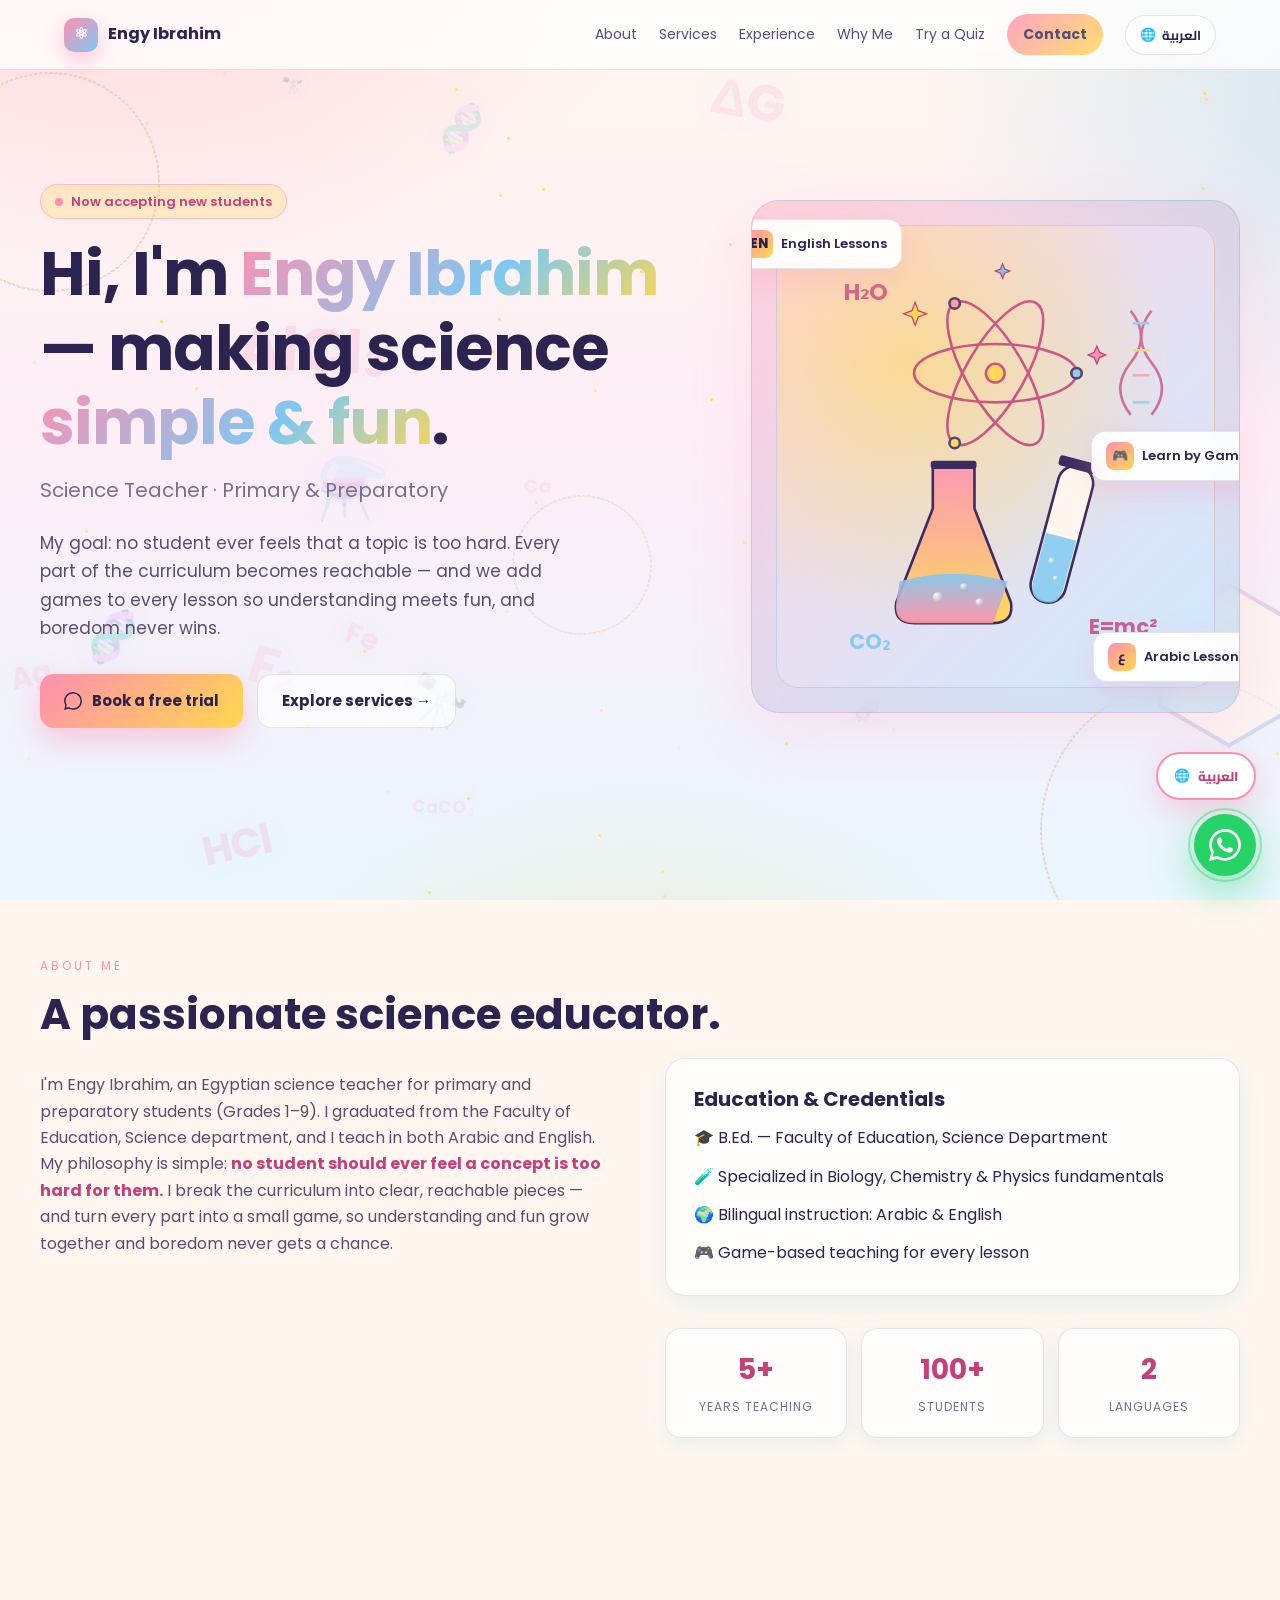
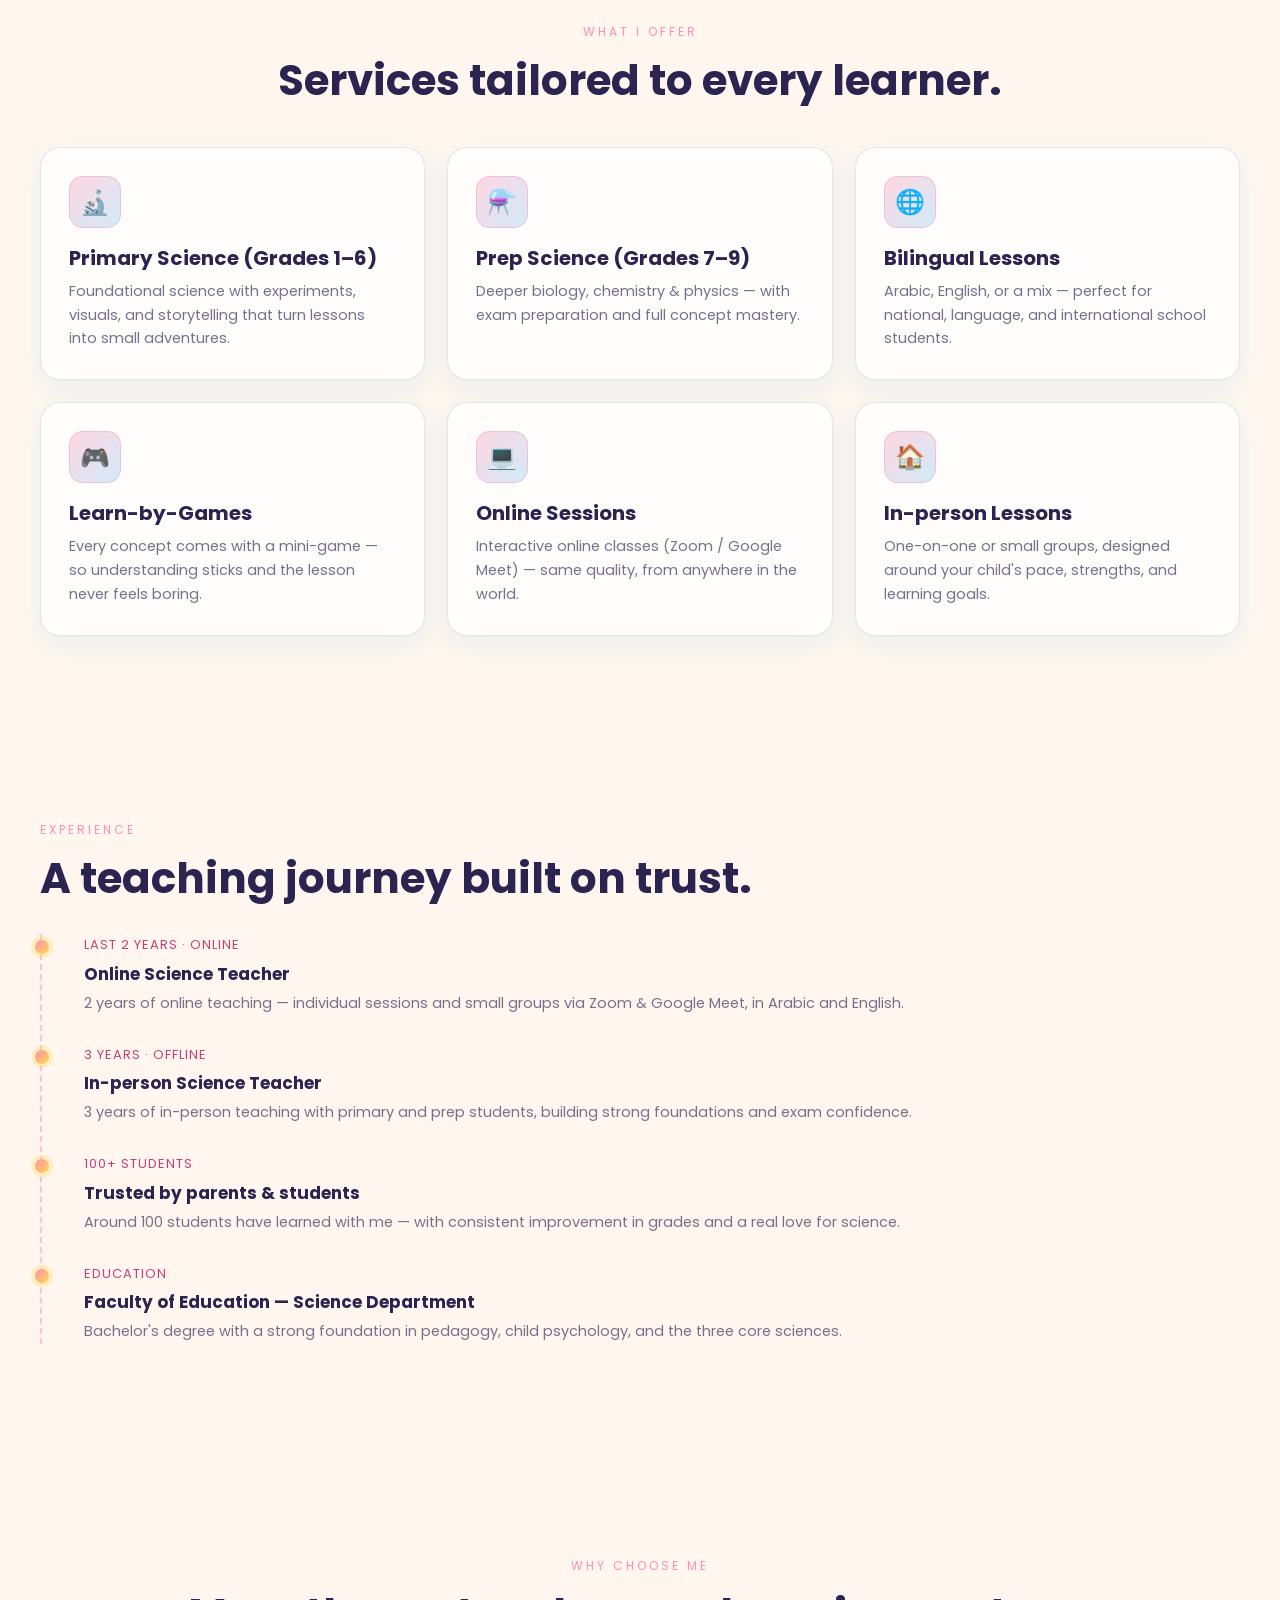
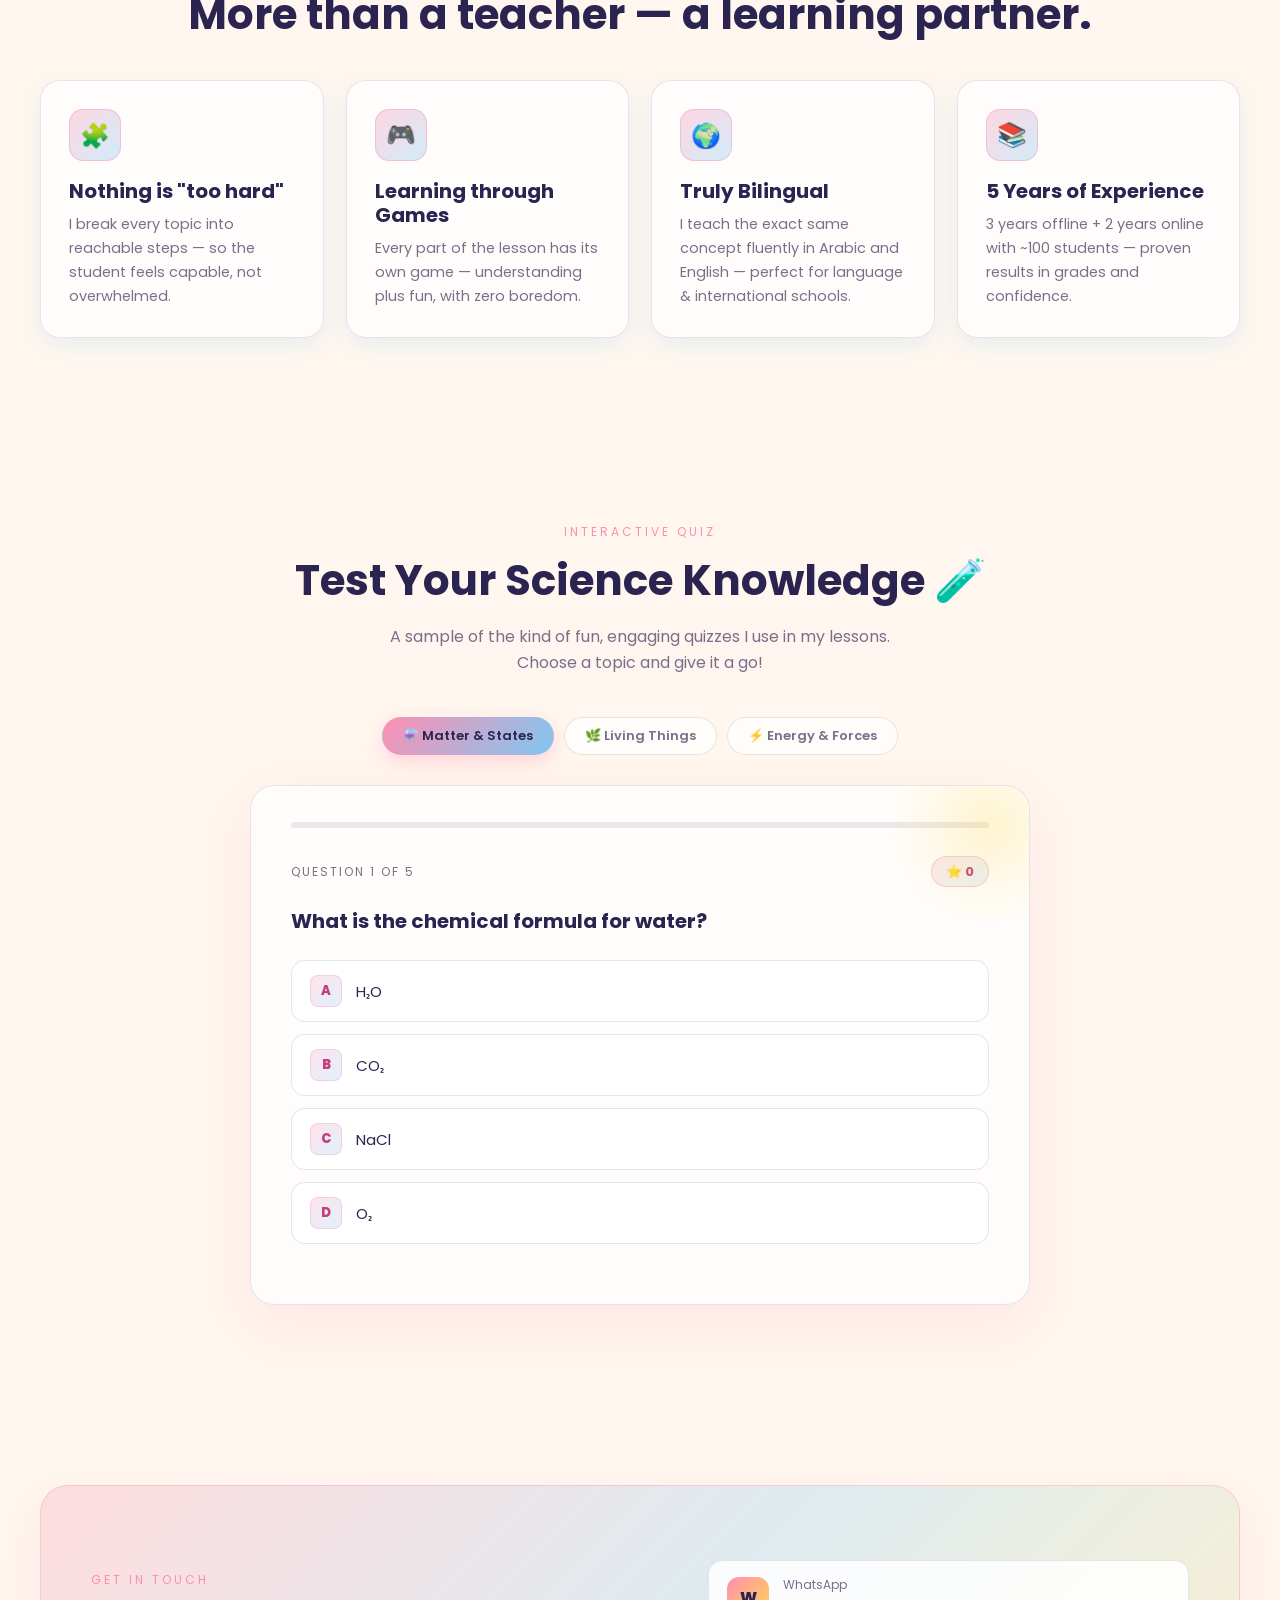
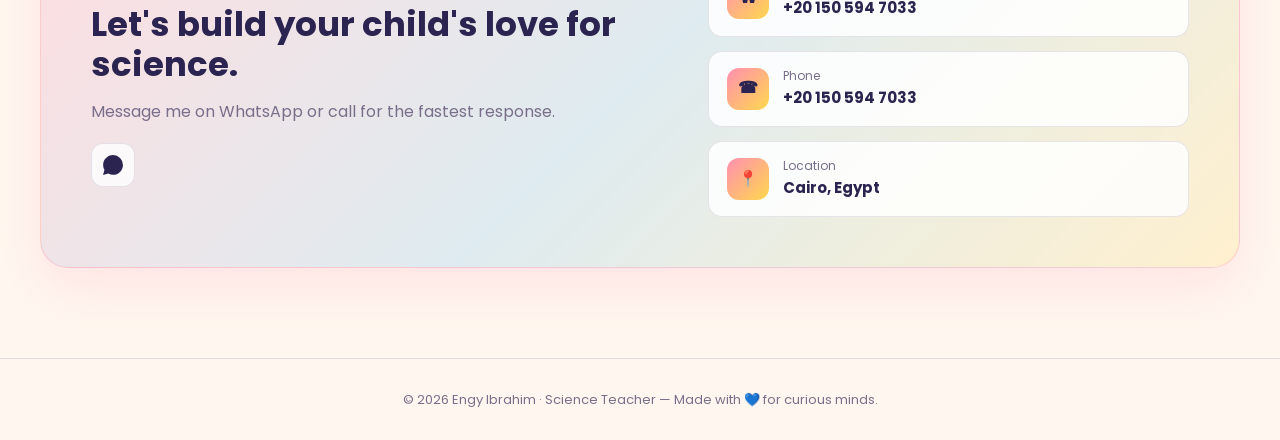
<file: index (1).html>
<!DOCTYPE html>
<html lang="en">
<head>
<meta charset="UTF-8" />
<meta name="viewport" content="width=device-width, initial-scale=1.0" />
<title>Engy Ibrahim — Science Teacher | إنچي إبراهيم مدرّسة علوم</title>
<meta name="description" content="Engy Ibrahim — bilingual Egyptian science teacher for primary & preparatory students. Learning through games & simple explanations." />
<link rel="preconnect" href="https://fonts.googleapis.com">
<link rel="preconnect" href="https://fonts.gstatic.com" crossorigin>
<link href="https://fonts.googleapis.com/css2?family=Cairo:wght@400;600;700;900&family=Poppins:wght@300;400;500;600;700;800&display=swap" rel="stylesheet">
<link rel="stylesheet" href="style.css">
</head>
<body class="lang-en">

<div class="bg-decor">
  <div class="stars" id="stars"></div>
  <div class="atom a1"></div>
  <div class="atom a2"></div>
  <div class="atom a3"></div>
  <div id="chemLayer"></div>
</div>

<nav class="top">
  <div class="nav-wrap">
    <div class="logo">
      <div class="dot">⚛</div>
      <span class="en-only">Engy Ibrahim</span>
      <span class="ar-only">إنچي إبراهيم</span>
    </div>
    <div class="nav-links" id="navLinks">
      <a href="#about"><span class="en-only">About</span><span class="ar-only">عني</span></a>
      <a href="#services"><span class="en-only">Services</span><span class="ar-only">الخدمات</span></a>
      <a href="#experience"><span class="en-only">Experience</span><span class="ar-only">الخبرة</span></a>
      <a href="#why"><span class="en-only">Why Me</span><span class="ar-only">لماذا أنا</span></a>
      <a href="#quiz"><span class="en-only">Try a Quiz</span><span class="ar-only">اختبر نفسك</span></a>
      <a href="#contact" class="nav-cta"><span class="en-only">Contact</span><span class="ar-only">تواصل</span></a>
      <button class="lang-btn" onclick="toggleLang()">
        🌐 <span class="en-only">العربية</span><span class="ar-only">English</span>
      </button>
    </div>
    <button class="burger" onclick="document.getElementById('navLinks').classList.toggle('open')">☰</button>
  </div>
</nav>

<!-- HERO -->
<section class="hero">
  <div class="container hero-grid">
    <div class="reveal">
      <span class="badge">
        <span class="pulse"></span>
        <span class="en-only">Now accepting new students</span>
        <span class="ar-only">أماكن متاحة للطلاب الجدد</span>
      </span>
      <h1 class="en-only">Hi, I'm <span class="grad">Engy Ibrahim</span> — making science <span class="grad">simple & fun</span>.</h1>
      <h1 class="ar-only">مرحباً، أنا <span class="grad">إنچي إبراهيم</span> — أجعل العلوم <span class="grad">سهلةً وممتعة</span>.</h1>
      <div class="role">
        <span class="en-only">Science Teacher · Primary & Preparatory</span>
        <span class="ar-only">مدرّسة علوم · ابتدائي وإعدادي</span>
      </div>
      <p class="tag en-only">My goal: no student ever feels that a topic is too hard. Every part of the curriculum becomes reachable — and we add games to every lesson so understanding meets fun, and boredom never wins.</p>
      <p class="tag ar-only">هدفي أن لا يشعر الطالب أبداً بصعوبة أيٍّ من المواضيع، وأن يتمكّن من فهم كل جزء من المنهج مهما بدا عسيراً. ونُضيف إلى كل حصة ألعاباً تعليمية لدمج الفهم بالمتعة، فلا يجد الملل إلى التعلّم سبيلاً.</p>
      <div class="hero-cta">
        <a href="https://wa.me/201505947033" class="btn btn-primary">
          <svg width="18" height="18" viewBox="0 0 24 24" fill="currentColor"><path d="M.057 24l1.687-6.163a11.867 11.867 0 01-1.587-5.946C.16 5.335 5.495 0 12.05 0a11.817 11.817 0 018.413 3.488 11.824 11.824 0 013.48 8.414c-.003 6.555-5.338 11.89-11.893 11.89a11.9 11.9 0 01-5.688-1.448L.057 24zm6.597-3.807c1.676.995 3.276 1.591 5.392 1.592 5.448 0 9.886-4.434 9.889-9.885.002-5.462-4.415-9.89-9.881-9.892-5.452 0-9.887 4.434-9.889 9.884a9.86 9.86 0 001.51 5.26l-.999 3.648 3.978-.607z"/></svg>
          <span class="en-only">Book a free trial</span>
          <span class="ar-only">احجز حصة تجريبية</span>
        </a>
        <a href="#services" class="btn btn-ghost">
          <span class="en-only">Explore services →</span>
          <span class="ar-only">← تعرّف على الخدمات</span>
        </a>
      </div>
    </div>
    <div class="hero-card reveal">
      <div class="photo science-art" aria-label="Science illustration">
        <svg viewBox="0 0 400 420" xmlns="http://www.w3.org/2000/svg" style="width:100%;height:100%;display:block">
          <defs>
            <linearGradient id="flask" x1="0" x2="0" y1="0" y2="1">
              <stop offset="0%" stop-color="#ff8fb1" stop-opacity=".85"/>
              <stop offset="100%" stop-color="#ffd84d" stop-opacity=".9"/>
            </linearGradient>
            <linearGradient id="liquid" x1="0" x2="0" y1="0" y2="1">
              <stop offset="0%" stop-color="#7ec8f2"/>
              <stop offset="100%" stop-color="#ff8fb1"/>
            </linearGradient>
            <radialGradient id="bubble" cx=".3" cy=".3" r=".7">
              <stop offset="0%" stop-color="#fff" stop-opacity=".9"/>
              <stop offset="100%" stop-color="#fff" stop-opacity="0"/>
            </radialGradient>
          </defs>

          <!-- Atom -->
          <g transform="translate(200 130)" stroke="#c4407a" stroke-width="2.5" fill="none" opacity=".85">
            <g class="sa-atom-orbits">
              <ellipse cx="0" cy="0" rx="78" ry="28"/>
              <ellipse cx="0" cy="0" rx="78" ry="28" transform="rotate(60)"/>
              <ellipse cx="0" cy="0" rx="78" ry="28" transform="rotate(-60)"/>
              <circle class="sa-electron" cx="78" cy="0" r="5" fill="#7ec8f2" stroke="#3d2c5f"/>
              <circle class="sa-electron e2" cx="-39" cy="-67" r="5" fill="#ff8fb1" stroke="#3d2c5f"/>
              <circle class="sa-electron e3" cx="-39" cy="67" r="5" fill="#ffd84d" stroke="#3d2c5f"/>
            </g>
            <circle class="sa-nucleus" cx="0" cy="0" r="9" fill="#ffd84d" stroke="#c4407a"/>
          </g>

          <!-- Energy sparks around atom -->
          <g fill="#ffd84d" stroke="#c4407a" stroke-width="1.2">
            <path class="sa-spark" d="M120 70 l3 -8 l3 8 l8 3 l-8 3 l-3 8 l-3 -8 l-8 -3 z"/>
            <path class="sa-spark s2" d="M295 110 l2.5 -6 l2.5 6 l6 2.5 l-6 2.5 l-2.5 6 l-2.5 -6 l-6 -2.5 z" fill="#ff8fb1"/>
            <path class="sa-spark s3" d="M205 30 l2 -5 l2 5 l5 2 l-5 2 l-2 5 l-2 -5 l-5 -2 z" fill="#7ec8f2"/>
          </g>

          <!-- Erlenmeyer flask -->
          <g transform="translate(110 220)">
            <path d="M30 0 H70 V40 L105 130 Q108 150 88 150 H12 Q-8 150 -5 130 L30 40 Z"
                  fill="url(#flask)" stroke="#3d2c5f" stroke-width="2.5" stroke-linejoin="round"/>
            <path d="M-2 110 Q50 95 102 110 L88 150 Q108 150 88 150 H12 Q-8 150 -5 130 Z"
                  fill="url(#liquid)" opacity=".9"/>
            <circle class="sa-bubble" cx="35" cy="125" r="5" fill="url(#bubble)"/>
            <circle class="sa-bubble b2" cx="60" cy="115" r="3.5" fill="url(#bubble)"/>
            <circle class="sa-bubble b3" cx="75" cy="130" r="4" fill="url(#bubble)"/>
            <rect x="28" y="-6" width="44" height="8" rx="3" fill="#3d2c5f"/>
          </g>

          <!-- Test tube -->
          <g transform="translate(265 215) rotate(15)">
            <rect x="0" y="0" width="34" height="135" rx="17" fill="#fff7ef" stroke="#3d2c5f" stroke-width="2.5"/>
            <path d="M2 70 H32 V118 Q32 135 17 135 Q2 135 2 118 Z" fill="#7ec8f2" opacity=".85"/>
            <rect x="-4" y="-6" width="42" height="10" rx="3" fill="#3d2c5f"/>
            <circle class="sa-bubble b2" cx="14" cy="95" r="3" fill="url(#bubble)"/>
            <circle class="sa-bubble b3" cx="22" cy="110" r="2.5" fill="url(#bubble)"/>
          </g>

          <!-- DNA strand -->
          <g transform="translate(330 70)" stroke="#c4407a" stroke-width="2.5" fill="none" opacity=".7">
            <path d="M0 0 Q20 25 0 50 Q-20 75 0 100"/>
            <path d="M20 0 Q0 25 20 50 Q40 75 20 100"/>
            <line x1="2" y1="12" x2="18" y2="12" stroke="#7ec8f2"/>
            <line x1="2" y1="38" x2="18" y2="38" stroke="#ffd84d"/>
            <line x1="2" y1="62" x2="18" y2="62" stroke="#ff8fb1"/>
            <line x1="2" y1="88" x2="18" y2="88" stroke="#7ec8f2"/>
          </g>

          <!-- Formula tags -->
          <text x="55" y="60" font-family="Poppins,sans-serif" font-size="22" font-weight="700" fill="#c4407a" opacity=".75">H₂O</text>
          <text x="60" y="395" font-family="Poppins,sans-serif" font-size="20" font-weight="700" fill="#7ec8f2" opacity=".9">CO₂</text>
          <text x="290" y="380" font-family="Poppins,sans-serif" font-size="20" font-weight="700" fill="#c4407a" opacity=".8">E=mc²</text>
        </svg>
      </div>
      <div class="float-chip chip-1"><div class="ico">EN</div> <span class="en-only">English Lessons</span><span class="ar-only">دروس بالإنجليزي</span></div>
      <div class="float-chip chip-2"><div class="ico">ع</div> <span class="en-only">Arabic Lessons</span><span class="ar-only">دروس بالعربي</span></div>
      <div class="float-chip chip-3"><div class="ico">🎮</div> <span class="en-only">Learn by Games</span><span class="ar-only">تعلّم باللعب</span></div>
    </div>
  </div>
</section>

<!-- ABOUT -->
<section id="about" class="about">
  <div class="container">
    <div class="reveal">
      <span class="eyebrow"><span class="en-only">About Me</span><span class="ar-only">عني</span></span>
      <h2 class="section-title en-only">A passionate science educator.</h2>
      <h2 class="section-title ar-only">معلّمة علوم شغوفة بتبسيط العلم.</h2>
    </div>
    <div class="about-grid">
      <div class="reveal">
        <p class="en-only">I'm Engy Ibrahim, an Egyptian science teacher for primary and preparatory students (Grades 1–9). I graduated from the Faculty of Education, Science department, and I teach in both Arabic and English. My philosophy is simple: <strong style="color:#c4407a">no student should ever feel a concept is too hard for them.</strong> I break the curriculum into clear, reachable pieces — and turn every part into a small game, so understanding and fun grow together and boredom never gets a chance.</p>
        <p class="ar-only">أنا إنچي إبراهيم، مدرّسة علوم مصرية للمرحلتين الابتدائية والإعدادية (من الصف الأول حتى الثالث الإعدادي). خريجة كلية التربية – قسم العلوم، وبدرّس باللغتين العربية والإنجليزية. فلسفتي بسيطة: <strong style="color:#c4407a">لازم الطالب ما يحسش أبداً إن في حاجة صعبة.</strong> ببسّط المنهج لأجزاء صغيرة يقدر يوصل لها، وعلى كل جزء بنلعب لعبة صغيرة، علشان الفهم والمتعة يكبروا مع بعض والملل ما يلاقيش مكان.</p>
      </div>
      <div class="reveal">
        <div class="card" style="margin:0">
          <h3 class="en-only">Education & Credentials</h3>
          <h3 class="ar-only">المؤهلات العلمية</h3>
          <ul>
            <li class="en-only">🎓 B.Ed. — Faculty of Education, Science Department</li>
            <li class="ar-only">🎓 بكالوريوس تربية – قسم العلوم (Science)</li>
            <li class="en-only">🧪 Specialized in Biology, Chemistry & Physics fundamentals</li>
            <li class="ar-only">🧪 تخصص في أساسيات الأحياء والكيمياء والفيزياء</li>
            <li class="en-only">🌍 Bilingual instruction: Arabic & English</li>
            <li class="ar-only">🌍 التدريس بلغتين: عربي وإنجليزي</li>
            <li class="en-only">🎮 Game-based teaching for every lesson</li>
            <li class="ar-only">🎮 تعليم قائم على الألعاب في كل درس</li>
          </ul>
        </div>
        <div class="stat-row">
          <div class="stat"><b>5+</b><span class="en-only">Years Teaching</span><span class="ar-only">سنوات خبرة</span></div>
          <div class="stat"><b>100+</b><span class="en-only">Students</span><span class="ar-only">طالب وطالبة</span></div>
          <div class="stat"><b>2</b><span class="en-only">Languages</span><span class="ar-only">لغتين</span></div>
        </div>
      </div>
    </div>
  </div>
</section>

<!-- SERVICES -->
<section id="services">
  <div class="container">
    <div class="reveal" style="text-align:center;margin-bottom:40px">
      <span class="eyebrow"><span class="en-only">What I Offer</span><span class="ar-only">الخدمات</span></span>
      <h2 class="section-title en-only">Services tailored to every learner.</h2>
      <h2 class="section-title ar-only">خدمات مصمّمة لكل طالب.</h2>
    </div>
    <div class="grid grid-3">
      <div class="card reveal">
        <div class="icon">🔬</div>
        <h3 class="en-only">Primary Science (Grades 1–6)</h3>
        <h3 class="ar-only">علوم المرحلة الابتدائية</h3>
        <p class="en-only">Foundational science with experiments, visuals, and storytelling that turn lessons into small adventures.</p>
        <p class="ar-only">تأسيس قوي في العلوم مع تجارب وأنشطة بصرية تخلّي الحصة مغامرة صغيرة.</p>
      </div>
      <div class="card reveal">
        <div class="icon">⚗️</div>
        <h3 class="en-only">Prep Science (Grades 7–9)</h3>
        <h3 class="ar-only">علوم المرحلة الإعدادية</h3>
        <p class="en-only">Deeper biology, chemistry & physics — with exam preparation and full concept mastery.</p>
        <p class="ar-only">شرح متعمّق للأحياء والكيمياء والفيزياء مع تدريب على الامتحانات وفهم كامل للدروس.</p>
      </div>
      <div class="card reveal">
        <div class="icon">🌐</div>
        <h3 class="en-only">Bilingual Lessons</h3>
        <h3 class="ar-only">دروس بلغتين</h3>
        <p class="en-only">Arabic, English, or a mix — perfect for national, language, and international school students.</p>
        <p class="ar-only">باختيارك: عربي أو إنجليزي أو الاتنين — يناسب طلاب الحكومي واللغات والـ International.</p>
      </div>
      <div class="card reveal">
        <div class="icon">🎮</div>
        <h3 class="en-only">Learn-by-Games</h3>
        <h3 class="ar-only">تعلّم باللعب</h3>
        <p class="en-only">Every concept comes with a mini-game — so understanding sticks and the lesson never feels boring.</p>
        <p class="ar-only">كل جزء من الدرس بيتربط بلعبة صغيرة — الفهم بيرسخ والحصة ما تبقاش مملة أبداً.</p>
      </div>
      <div class="card reveal">
        <div class="icon">💻</div>
        <h3 class="en-only">Online Sessions</h3>
        <h3 class="ar-only">دروس أونلاين</h3>
        <p class="en-only">Interactive online classes (Zoom / Google Meet) — same quality, from anywhere in the world.</p>
        <p class="ar-only">حصص أونلاين تفاعلية (Zoom / Google Meet) — نفس الجودة، من أي مكان.</p>
      </div>
      <div class="card reveal">
        <div class="icon">🏠</div>
        <h3 class="en-only">In-person Lessons</h3>
        <h3 class="ar-only">دروس أوفلاين</h3>
        <p class="en-only">One-on-one or small groups, designed around your child's pace, strengths, and learning goals.</p>
        <p class="ar-only">حصص فردية أو مجموعات صغيرة، مصمّمة حسب مستوى الطفل وقدراته وأهدافه.</p>
      </div>
    </div>
  </div>
</section>

<!-- EXPERIENCE -->
<section id="experience">
  <div class="container">
    <div class="reveal" style="margin-bottom:30px">
      <span class="eyebrow"><span class="en-only">Experience</span><span class="ar-only">الخبرة</span></span>
      <h2 class="section-title en-only">A teaching journey built on trust.</h2>
      <h2 class="section-title ar-only">رحلة تدريس مبنيّة على الثقة.</h2>
    </div>
    <div class="timeline reveal">
      <div class="tl-item">
        <div class="when"><span class="en-only">Last 2 years · Online</span><span class="ar-only">آخر سنتين · أونلاين</span></div>
        <h4 class="en-only">Online Science Teacher</h4>
        <h4 class="ar-only">مدرّسة علوم أونلاين</h4>
        <p class="en-only">2 years of online teaching — individual sessions and small groups via Zoom & Google Meet, in Arabic and English.</p>
        <p class="ar-only">سنتين تدريس أونلاين — حصص فردية ومجموعات صغيرة عبر Zoom و Google Meet، بالعربي والإنجليزي.</p>
      </div>
      <div class="tl-item">
        <div class="when"><span class="en-only">3 years · Offline</span><span class="ar-only">٣ سنوات · أوفلاين</span></div>
        <h4 class="en-only">In-person Science Teacher</h4>
        <h4 class="ar-only">مدرّسة علوم أوفلاين</h4>
        <p class="en-only">3 years of in-person teaching with primary and prep students, building strong foundations and exam confidence.</p>
        <p class="ar-only">٣ سنوات تدريس مباشر لطلاب الابتدائي والإعدادي، بتأسيس قوي وثقة كاملة في الامتحانات.</p>
      </div>
      <div class="tl-item">
        <div class="when"><span class="en-only">100+ Students</span><span class="ar-only">+١٠٠ طالب</span></div>
        <h4 class="en-only">Trusted by parents & students</h4>
        <h4 class="ar-only">ثقة من الأهالي والطلاب</h4>
        <p class="en-only">Around 100 students have learned with me — with consistent improvement in grades and a real love for science.</p>
        <p class="ar-only">حوالي ١٠٠ طالب وطالبة درسوا معايا، بتحسّن واضح في الدرجات وحب حقيقي للمادة.</p>
      </div>
      <div class="tl-item">
        <div class="when"><span class="en-only">Education</span><span class="ar-only">التعليم</span></div>
        <h4 class="en-only">Faculty of Education — Science Department</h4>
        <h4 class="ar-only">كلية التربية – قسم العلوم</h4>
        <p class="en-only">Bachelor's degree with a strong foundation in pedagogy, child psychology, and the three core sciences.</p>
        <p class="ar-only">بكالوريوس مع تأسيس قوي في طرق التدريس وعلم نفس الطفل والعلوم الثلاثة.</p>
      </div>
    </div>
  </div>
</section>

<!-- WHY -->
<section id="why">
  <div class="container">
    <div class="reveal" style="text-align:center;margin-bottom:40px">
      <span class="eyebrow"><span class="en-only">Why Choose Me</span><span class="ar-only">لماذا تختارني</span></span>
      <h2 class="section-title en-only">More than a teacher — a learning partner.</h2>
      <h2 class="section-title ar-only">مش بس مدرّسة — شريكة تعلّم.</h2>
    </div>
    <div class="grid why-grid">
      <div class="card reveal">
        <div class="icon">🧩</div>
        <h3 class="en-only">Nothing is "too hard"</h3>
        <h3 class="ar-only">ما فيش حاجة صعبة</h3>
        <p class="en-only">I break every topic into reachable steps — so the student feels capable, not overwhelmed.</p>
        <p class="ar-only">ببسّط أي درس لخطوات صغيرة يقدر يوصلها — الطالب يحسّ إنه قادر، مش متضايق.</p>
      </div>
      <div class="card reveal">
        <div class="icon">🎮</div>
        <h3 class="en-only">Learning through Games</h3>
        <h3 class="ar-only">تعلّم بالألعاب</h3>
        <p class="en-only">Every part of the lesson has its own game — understanding plus fun, with zero boredom.</p>
        <p class="ar-only">كل جزء من الدرس له لعبته — فهم ومتعة، من غير أي ملل.</p>
      </div>
      <div class="card reveal">
        <div class="icon">🌍</div>
        <h3 class="en-only">Truly Bilingual</h3>
        <h3 class="ar-only">ثنائية اللغة فعلياً</h3>
        <p class="en-only">I teach the exact same concept fluently in Arabic and English — perfect for language & international schools.</p>
        <p class="ar-only">بشرح نفس المفهوم بطلاقة بالعربي أو الإنجليزي — مثالي لمدارس اللغات والـ International.</p>
      </div>
      <div class="card reveal">
        <div class="icon">📚</div>
        <h3 class="en-only">5 Years of Experience</h3>
        <h3 class="ar-only">٥ سنوات خبرة</h3>
        <p class="en-only">3 years offline + 2 years online with ~100 students — proven results in grades and confidence.</p>
        <p class="ar-only">٣ سنوات أوفلاين + سنتين أونلاين مع حوالي ١٠٠ طالب — نتائج حقيقية في الدرجات والثقة.</p>
      </div>
    </div>
  </div>
</section>


<!-- QUIZ SECTION -->
<section id="quiz">
  <div class="container">
    <div class="quiz-wrap reveal">
      <div style="text-align:center;margin-bottom:40px">
        <span class="eyebrow"><span class="en-only">Interactive Quiz</span><span class="ar-only">اختبار تفاعلي</span></span>
        <h2 class="section-title en-only">Test Your Science Knowledge 🧪</h2>
        <h2 class="section-title ar-only">اختبر معلوماتك العلمية 🧪</h2>
        <p style="color:var(--muted);max-width:520px;margin:0 auto" class="en-only">A sample of the kind of fun, engaging quizzes I use in my lessons. Choose a topic and give it a go!</p>
        <p style="color:var(--muted);max-width:520px;margin:0 auto" class="ar-only">نموذج من الاختبارات الممتعة اللي بستخدمها في حصصي. اختار موضوع وجرّب!</p>
      </div>

      <div class="quiz-tabs" id="quizTabs">
        <button class="qtab active" onclick="loadQuiz('matter')" data-topic="matter">
          <span class="en-only">⚗️ Matter & States</span><span class="ar-only">⚗️ المادة وحالاتها</span>
        </button>
        <button class="qtab" onclick="loadQuiz('living')" data-topic="living">
          <span class="en-only">🌿 Living Things</span><span class="ar-only">🌿 الكائنات الحية</span>
        </button>
        <button class="qtab" onclick="loadQuiz('energy')" data-topic="energy">
          <span class="en-only">⚡ Energy & Forces</span><span class="ar-only">⚡ الطاقة والقوى</span>
        </button>
      </div>

      <div class="quiz-card" id="quizCard">
        <!-- progress -->
        <div class="quiz-progress-bar"><div class="quiz-progress-fill" id="quizFill" style="width:0%"></div></div>
        <!-- meta -->
        <div class="quiz-meta">
          <span class="quiz-num" id="quizNum"></span>
          <span class="quiz-score-badge" id="quizScoreBadge">⭐ 0</span>
        </div>
        <!-- question -->
        <div class="quiz-q" id="quizQ"></div>
        <!-- options -->
        <div class="quiz-opts" id="quizOpts"></div>
        <!-- feedback -->
        <div class="quiz-feedback" id="quizFeedback"></div>
        <!-- next -->
        <div class="quiz-actions">
          <button class="quiz-next" id="quizNext" onclick="nextQuestion()">
            <span class="en-only">Next →</span><span class="ar-only">→ التالي</span>
          </button>
        </div>
        <!-- result screen -->
        <div class="quiz-result" id="quizResult">
          <div class="big-emoji" id="resultEmoji">🏆</div>
          <div class="result-score" id="resultScore"></div>
          <h3 class="en-only" id="resultTitleEn"></h3>
          <h3 class="ar-only" id="resultTitleAr"></h3>
          <p class="en-only" id="resultMsgEn"></p>
          <p class="ar-only" id="resultMsgAr"></p>
          <button class="quiz-restart" onclick="restartQuiz()">
            <span class="en-only">🔄 Try Again</span><span class="ar-only">🔄 حاول مجدداً</span>
          </button>
        </div>
      </div>
    </div>
  </div>
</section>

<script>
const quizData = {
  matter: [
    {
      en: "What is the chemical formula for water?",
      ar: "ما هي الصيغة الكيميائية للماء؟",
      opts: {en:["H₂O","CO₂","NaCl","O₂"], ar:["H₂O","CO₂","NaCl","O₂"]},
      answer: 0,
      exp: {en:"Water is made of 2 hydrogen atoms and 1 oxygen atom — H₂O!", ar:"الماء مكوّن من ذرتين هيدروجين وذرة أكسجين — H₂O!"}
    },
    {
      en: "When ice melts, it changes from a solid to a ___?",
      ar: "عندما يذوب الجليد، يتحول من صلب إلى ___؟",
      opts: {en:["Gas","Liquid","Plasma","Vapor"], ar:["غاز","سائل","بلازما","بخار"]},
      answer: 1,
      exp: {en:"Melting turns solid ice into liquid water. The molecules start moving more freely!", ar:"الذوبان يحوّل الجليد الصلب إلى ماء سائل. الجزيئات تبدأ تتحرك بحرية أكبر!"}
    },
    {
      en: "Which gas do we breathe in to survive?",
      ar: "أي غاز نتنفسه للبقاء على قيد الحياة؟",
      opts: {en:["Carbon Dioxide","Nitrogen","Oxygen","Hydrogen"], ar:["ثاني أكسيد الكربون","نيتروجين","أكسجين","هيدروجين"]},
      answer: 2,
      exp: {en:"We breathe in Oxygen (O₂) — it powers every cell in our body!", ar:"نتنفس الأكسجين (O₂) — يعطي الطاقة لكل خلية في جسمنا!"}
    },
    {
      en: "Salt dissolving in water is an example of a ___?",
      ar: "ذوبان الملح في الماء مثال على ___؟",
      opts: {en:["Chemical change","Physical change","Combustion","Evaporation"], ar:["تغيير كيميائي","تغيير فيزيائي","احتراق","تبخر"]},
      answer: 1,
      exp: {en:"It's a physical change — no new substance is formed, and you can get the salt back by evaporating the water!", ar:"تغيير فيزيائي — لا تتكون مادة جديدة، وتقدر تسترجع الملح بتبخير الماء!"}
    },
    {
      en: "What is the smallest unit of matter?",
      ar: "ما هي أصغر وحدة في المادة؟",
      opts: {en:["Molecule","Cell","Atom","Electron"], ar:["جزيء","خلية","ذرة","إلكترون"]},
      answer: 2,
      exp: {en:"The atom is the basic building block of all matter. Everything around you is made of atoms!", ar:"الذرة هي اللبنة الأساسية لكل المادة. كل شيء حولك مكوّن من ذرات!"}
    }
  ],
  living: [
    {
      en: "What process do plants use to make their own food?",
      ar: "ما العملية التي تستخدمها النباتات لصنع غذائها؟",
      opts: {en:["Respiration","Photosynthesis","Digestion","Transpiration"], ar:["التنفس","البناء الضوئي","الهضم","النتح"]},
      answer: 1,
      exp: {en:"Photosynthesis uses sunlight, CO₂ and water to make glucose — the plant's food!", ar:"البناء الضوئي يستخدم ضوء الشمس وثاني أكسيد الكربون والماء لصنع الجلوكوز — غذاء النبات!"}
    },
    {
      en: "Which organ pumps blood around the body?",
      ar: "أي عضو يضخ الدم في الجسم؟",
      opts: {en:["Lungs","Brain","Liver","Heart"], ar:["الرئتان","المخ","الكبد","القلب"]},
      answer: 3,
      exp: {en:"The heart is a powerful muscle that beats about 100,000 times a day to pump blood!", ar:"القلب عضلة قوية تنبض حوالي 100,000 مرة يومياً لضخ الدم!"}
    },
    {
      en: "What do we call organisms that eat only plants?",
      ar: "ما اسم الكائنات التي تأكل النباتات فقط؟",
      opts: {en:["Carnivores","Omnivores","Herbivores","Decomposers"], ar:["آكلات لحوم","آكلات كل شيء","آكلات نباتات","محللات"]},
      answer: 2,
      exp: {en:"Herbivores eat only plants. Cows, rabbits, and giraffes are all herbivores!", ar:"الحيوانات العاشبة تأكل النباتات فقط. الأبقار والأرانب والزرافات كلها عاشبة!"}
    },
    {
      en: "How many chambers does the human heart have?",
      ar: "كم عدد غرف القلب البشري؟",
      opts: {en:["2","3","4","6"], ar:["2","3","4","6"]},
      answer: 2,
      exp: {en:"The human heart has 4 chambers: right atrium, right ventricle, left atrium, and left ventricle!", ar:"للقلب البشري 4 غرف: الأذين الأيمن، البطين الأيمن، الأذين الأيسر، والبطين الأيسر!"}
    },
    {
      en: "Which part of the plant absorbs water from the soil?",
      ar: "أي جزء من النبات يمتص الماء من التربة؟",
      opts: {en:["Leaves","Stem","Flower","Roots"], ar:["الأوراق","الساق","الزهرة","الجذور"]},
      answer: 3,
      exp: {en:"Roots absorb water and minerals from the soil and carry them up through the stem to the leaves!", ar:"الجذور تمتص الماء والمعادن من التربة وترفعها عبر الساق إلى الأوراق!"}
    }
  ],
  energy: [
    {
      en: "What is the formula for Einstein's famous equation?",
      ar: "ما هي معادلة أينشتاين الشهيرة؟",
      opts: {en:["F=ma","E=mc²","P=mv","V=IR"], ar:["F=ma","E=mc²","P=mv","V=IR"]},
      answer: 1,
      exp: {en:"E=mc² shows that energy and mass are equivalent, where c is the speed of light!", ar:"E=mc² تُظهر أن الطاقة والكتلة متكافئتان، حيث c هي سرعة الضوء!"}
    },
    {
      en: "Which type of energy does a moving ball have?",
      ar: "أي نوع من الطاقة تمتلكها الكرة المتحركة؟",
      opts: {en:["Potential energy","Chemical energy","Kinetic energy","Nuclear energy"], ar:["طاقة كامنة","طاقة كيميائية","طاقة حركية","طاقة نووية"]},
      answer: 2,
      exp: {en:"Kinetic energy is the energy of motion. The faster the ball moves, the more kinetic energy it has!", ar:"الطاقة الحركية هي طاقة الحركة. كلما تحركت الكرة أسرع، كلما امتلكت طاقة حركية أكبر!"}
    },
    {
      en: "What force pulls objects toward the Earth?",
      ar: "ما القوة التي تجذب الأشياء نحو الأرض؟",
      opts: {en:["Magnetism","Friction","Gravity","Electricity"], ar:["المغناطيسية","الاحتكاك","الجاذبية","الكهرباء"]},
      answer: 2,
      exp: {en:"Gravity is the force that pulls objects toward Earth. It keeps us on the ground and the Moon in orbit!", ar:"الجاذبية هي القوة التي تجذب الأشياء نحو الأرض. تُبقينا على الأرض والقمر في مداره!"}
    },
    {
      en: "A book sitting on a shelf has which type of energy?",
      ar: "الكتاب الجالس على الرف يمتلك أي نوع من الطاقة؟",
      opts: {en:["Kinetic energy","Sound energy","Potential energy","Light energy"], ar:["طاقة حركية","طاقة صوتية","طاقة كامنة","طاقة ضوئية"]},
      answer: 2,
      exp: {en:"A book on a shelf has gravitational potential energy — stored energy due to its height. If it falls, that converts to kinetic energy!", ar:"الكتاب على الرف يمتلك طاقة وضع جاذبية — طاقة مخزنة بسبب ارتفاعه. إذا سقط، تتحول لطاقة حركية!"}
    },
    {
      en: "Light travels at approximately ___ km per second?",
      ar: "تسافر الضوء بسرعة حوالي ___ كم في الثانية؟",
      opts: {en:["100,000","300,000","1,000,000","150,000"], ar:["100,000","300,000","1,000,000","150,000"]},
      answer: 1,
      exp: {en:"Light travels at ~300,000 km/s — it can circle the Earth 7.5 times in just one second!", ar:"الضوء يسافر بسرعة ~300,000 كم/ث — يمكنه إطاف بالأرض 7.5 مرة في ثانية واحدة!"}
    }
  ]
};

let currentTopic = 'matter';
let currentQ = 0;
let score = 0;
let answered = false;

function loadQuiz(topic) {
  currentTopic = topic;
  currentQ = 0;
  score = 0;
  answered = false;
  document.querySelectorAll('.qtab').forEach(t => t.classList.remove('active'));
  document.querySelector(`[data-topic="${topic}"]`).classList.add('active');
  document.getElementById('quizResult').style.display = 'none';
  renderQuestion();
}

function isAr() {
  return document.body.classList.contains('lang-ar');
}

function renderQuestion() {
  const qs = quizData[currentTopic];
  const q = qs[currentQ];
  const lang = isAr() ? 'ar' : 'en';
  const total = qs.length;

  document.getElementById('quizFill').style.width = (currentQ / total * 100) + '%';
  document.getElementById('quizNum').textContent = isAr()
    ? `سؤال ${currentQ + 1} من ${total}`
    : `Question ${currentQ + 1} of ${total}`;
  document.getElementById('quizScoreBadge').textContent = '⭐ ' + score;
  document.getElementById('quizQ').textContent = q[lang];

  const optsEl = document.getElementById('quizOpts');
  optsEl.innerHTML = '';
  const letters = ['A','B','C','D'];
  q.opts[lang].forEach((opt, i) => {
    const btn = document.createElement('button');
    btn.className = 'qopt';
    btn.innerHTML = `<span class="opt-letter">${letters[i]}</span><span>${opt}</span>`;
    btn.onclick = () => selectAnswer(i, btn);
    optsEl.appendChild(btn);
  });

  const fb = document.getElementById('quizFeedback');
  fb.className = 'quiz-feedback';
  fb.textContent = '';
  document.getElementById('quizNext').style.display = 'none';
  answered = false;
}

function selectAnswer(idx, btn) {
  if (answered) return;
  answered = true;
  const q = quizData[currentTopic][currentQ];
  const lang = isAr() ? 'ar' : 'en';
  const opts = document.querySelectorAll('.qopt');

  opts.forEach((o, i) => {
    o.disabled = true;
    if (i === q.answer) o.classList.add('reveal');
  });

  const fb = document.getElementById('quizFeedback');
  if (idx === q.answer) {
    score++;
    btn.classList.add('correct');
    fb.className = 'quiz-feedback ok show';
    fb.textContent = (isAr() ? '✅ ممتاز! ' : '✅ Correct! ') + q.exp[lang];
  } else {
    btn.classList.add('wrong');
    fb.className = 'quiz-feedback bad show';
    fb.textContent = (isAr() ? '❌ إجابة خاطئة. ' : '❌ Not quite. ') + q.exp[lang];
  }
  document.getElementById('quizScoreBadge').textContent = '⭐ ' + score;

  const nextBtn = document.getElementById('quizNext');
  const qs = quizData[currentTopic];
  nextBtn.style.display = 'inline-flex';
  if (currentQ >= qs.length - 1) {
    nextBtn.innerHTML = isAr() ? '🏁 النتيجة' : '🏁 See Results';
  } else {
    nextBtn.innerHTML = isAr() ? '→ التالي' : 'Next →';
  }
}

function nextQuestion() {
  const qs = quizData[currentTopic];
  currentQ++;
  if (currentQ >= qs.length) {
    showResult();
  } else {
    renderQuestion();
  }
}

function showResult() {
  const total = quizData[currentTopic].length;
  const pct = Math.round(score / total * 100);
  document.getElementById('quizFill').style.width = '100%';
  document.getElementById('quizOpts').innerHTML = '';
  document.getElementById('quizQ').textContent = '';
  document.getElementById('quizFeedback').className = 'quiz-feedback';
  document.getElementById('quizNext').style.display = 'none';
  document.getElementById('quizNum').textContent = '';

  let emoji = pct === 100 ? '🏆' : pct >= 60 ? '🌟' : '💪';
  let titleEn = pct === 100 ? 'Perfect Score!' : pct >= 60 ? 'Great Job!' : 'Keep Practicing!';
  let titleAr = pct === 100 ? 'علامة كاملة!' : pct >= 60 ? 'عمل رائع!' : 'استمر في التدريب!';
  let msgEn = pct === 100
    ? "You got every question right — you're a science star! 🌟"
    : pct >= 60
    ? `You scored ${score} out of ${total}. Solid effort — try again to get them all!`
    : `You scored ${score} out of ${total}. Science takes practice — keep going!`;
  let msgAr = pct === 100
    ? 'أجبت على كل الأسئلة صح — أنت نجم العلوم! 🌟'
    : pct >= 60
    ? `حصلت على ${score} من ${total}. جهد ممتاز — حاول مجدداً!`
    : `حصلت على ${score} من ${total}. العلوم تحتاج تدريب — استمر!`;

  document.getElementById('resultEmoji').textContent = emoji;
  document.getElementById('resultScore').textContent = `${score} / ${total}`;
  document.getElementById('resultTitleEn').textContent = titleEn;
  document.getElementById('resultTitleAr').textContent = titleAr;
  document.getElementById('resultMsgEn').textContent = msgEn;
  document.getElementById('resultMsgAr').textContent = msgAr;
  document.getElementById('quizResult').style.display = 'block';
}

function restartQuiz() {
  loadQuiz(currentTopic);
}

// Init
document.addEventListener('DOMContentLoaded', function(){
  loadQuiz('matter');
});
</script>

<!-- CONTACT -->
<section id="contact">
  <div class="container">
    <div class="contact-wrap reveal">
      <div>
        <span class="eyebrow"><span class="en-only">Get in touch</span><span class="ar-only">تواصل معي</span></span>
        <h2 class="en-only">Let's build your child's love for science.</h2>
        <h2 class="ar-only">لنبني معاً حبَّ طفلك للعلوم.</h2>
        <p style="color:var(--muted);max-width:480px;margin-top:14px" class="en-only">Message me on WhatsApp or call for the fastest response.</p>
        <p style="color:var(--muted);max-width:480px;margin-top:14px" class="ar-only">تواصلي معي عبر واتساب أو الهاتف للحصول على أسرع ردٍّ ممكن.</p>
        <div class="socials">
          <a href="https://wa.me/201505947033" aria-label="WhatsApp" title="WhatsApp">
            <svg width="20" height="20" viewBox="0 0 24 24" fill="currentColor"><path d="M.057 24l1.687-6.163a11.867 11.867 0 01-1.587-5.946C.16 5.335 5.495 0 12.05 0a11.817 11.817 0 018.413 3.488 11.824 11.824 0 013.48 8.414c-.003 6.555-5.338 11.89-11.893 11.89a11.9 11.9 0 01-5.688-1.448L.057 24z"/></svg>
          </a>
        </div>
      </div>
      <div>
        <div class="contact-list">
          <a class="c-item" href="https://wa.me/201505947033">
            <div class="ic">W</div>
            <div><small>WhatsApp</small><b>+20 150 594 7033</b></div>
          </a>
          <a class="c-item" href="tel:+201505947033">
            <div class="ic">☎</div>
            <div><small><span class="en-only">Phone</span><span class="ar-only">هاتف</span></small><b>+20 150 594 7033</b></div>
          </a>
          <a class="c-item" href="#">
            <div class="ic">📍</div>
            <div><small><span class="en-only">Location</span><span class="ar-only">الموقع</span></small><b><span class="en-only">Cairo, Egypt</span><span class="ar-only">القاهرة، مصر</span></b></div>
          </a>
        </div>
      </div>
    </div>
  </div>
</section>

<footer>
  © <span id="yr"></span>
  <span class="en-only">Engy Ibrahim · Science Teacher — Made with 💙 for curious minds.</span>
  <span class="ar-only">إنچي إبراهيم · مدرّسة علوم — صُنع بحب 💙 للعقول الفضولية.</span>
</footer>

<!-- Floating language toggle -->
<button class="lang-toggle" onclick="toggleLang()" aria-label="Switch language">
  🌐 <span class="en-only">العربية</span><span class="ar-only">English</span>
</button>

<!-- Floating WhatsApp -->
<a href="https://wa.me/201000000000" class="wa-float" aria-label="Chat on WhatsApp">
  <svg viewBox="0 0 24 24" fill="currentColor"><path d="M.057 24l1.687-6.163a11.867 11.867 0 01-1.587-5.946C.16 5.335 5.495 0 12.05 0a11.817 11.817 0 018.413 3.488 11.824 11.824 0 013.48 8.414c-.003 6.555-5.338 11.89-11.893 11.89a11.9 11.9 0 01-5.688-1.448L.057 24zm6.597-3.807c1.676.995 3.276 1.591 5.392 1.592 5.448 0 9.886-4.434 9.889-9.885.002-5.462-4.415-9.89-9.881-9.892-5.452 0-9.887 4.434-9.889 9.884a9.86 9.86 0 001.51 5.26l-.999 3.648 3.978-.607zm11.387-5.464c-.074-.124-.272-.198-.57-.347-.297-.149-1.758-.868-2.031-.967-.272-.099-.47-.149-.669.149-.198.297-.768.967-.941 1.165-.173.198-.347.223-.644.074-.297-.149-1.255-.462-2.39-1.475-.883-.788-1.48-1.761-1.653-2.059-.173-.297-.018-.458.13-.606.134-.133.297-.347.446-.521.149-.173.198-.298.298-.496.099-.198.05-.372-.025-.521-.075-.149-.669-1.612-.916-2.207-.242-.579-.487-.5-.669-.51l-.57-.01c-.198 0-.521.074-.793.372-.272.297-1.04 1.016-1.04 2.479 0 1.462 1.065 2.875 1.213 3.074.149.198 2.095 3.2 5.076 4.487.709.306 1.263.489 1.694.626.712.226 1.36.194 1.872.118.571-.085 1.758-.719 2.006-1.413.248-.694.248-1.289.173-1.413z"/></svg>
</a>

<script>
  // Language toggle
  function setLang(lang){
    document.body.classList.remove('lang-en','lang-ar');
    document.body.classList.add('lang-'+lang);
    document.documentElement.lang = lang === 'ar' ? 'ar' : 'en';
    document.documentElement.dir = lang === 'ar' ? 'rtl' : 'ltr';
    try{ localStorage.setItem('lang', lang); }catch(e){}
  }
  function toggleLang(){
    const next = document.body.classList.contains('lang-en') ? 'ar' : 'en';
    setLang(next);
  }
  try{
    const saved = localStorage.getItem('lang');
    if(saved) setLang(saved);
  }catch(e){}

  // Stars
  const stars = document.getElementById('stars');
  for(let i=0;i<60;i++){
    const s=document.createElement('span');
    s.style.top=Math.random()*100+'%';
    s.style.left=Math.random()*100+'%';
    s.style.animationDelay=(Math.random()*4)+'s';
    s.style.opacity=(Math.random()*.7+.2);
    stars.appendChild(s);
  }

  // Chemistry symbols
  const chemLayer = document.getElementById('chemLayer');
  const formulas = [
    'H<sub>2</sub>O','CO<sub>2</sub>','O<sub>2</sub>','NaCl','CH<sub>4</sub>',
    'H<sub>2</sub>SO<sub>4</sub>','NH<sub>3</sub>','C<sub>6</sub>H<sub>12</sub>O<sub>6</sub>',
    'HCl','Fe','Au','Ag','Cu','Mg','Ca','N<sub>2</sub>','O<sub>3</sub>',
    'C<sub>2</sub>H<sub>5</sub>OH','KOH','NaOH','π','Δ','λ','E=mc<sup>2</sup>',
    'pH','+','−','⚛','🧪','🔬',
    'Na','K','Cl','P','S','Zn','Al','Si','H<sub>2</sub>','F<sub>2</sub>',
    'CaCO<sub>3</sub>','MgO','H<sub>2</sub>O<sub>2</sub>','C<sub>12</sub>H<sub>22</sub>O<sub>11</sub>',
    'Fe<sub>2</sub>O<sub>3</sub>','HNO<sub>3</sub>','SO<sub>2</sub>','NO<sub>2</sub>',
    'PH<sub>3</sub>','BaCl<sub>2</sub>','AlCl<sub>3</sub>','ZnSO<sub>4</sub>',
    'ΔH','ΔG','mol','M','atm','⚗️','🧬','🔭','Ω','α','β','γ',
    'C<sub>6</sub>H<sub>6</sub>','CH<sub>3</sub>OH','COOH','NH<sub>4</sub>Cl',
    'KMnO<sub>4</sub>','CuSO<sub>4</sub>','AgNO<sub>3</sub>','Na<sub>2</sub>CO<sub>3</sub>'
  ];
  const pageH = Math.max(document.body.scrollHeight, window.innerHeight);
  const count = Math.floor(pageH / 60);
  for(let i=0;i<count;i++){
    const el = document.createElement('div');
    el.className = 'chem';
    el.innerHTML = formulas[Math.floor(Math.random()*formulas.length)];
    const size = 14 + Math.random()*48;
    el.style.fontSize = size + 'px';
    el.style.top = (Math.random()*pageH) + 'px';
    el.style.left = (Math.random()*100) + '%';
    const rot = (Math.random()*40 - 20);
    const op = 0.18 + Math.random()*0.28;
    el.style.setProperty('--r', rot + 'deg');
    el.style.setProperty('--o', op);
    el.style.opacity = op;
    el.style.transform = `rotate(${rot}deg)`;
    el.style.animationDelay = (Math.random()*8) + 's';
    el.style.animationDuration = (12 + Math.random()*16) + 's';
    chemLayer.appendChild(el);
  }
  for(let i=0;i<12;i++){
    const h = document.createElement('div');
    h.className = 'hex';
    h.style.top = (Math.random()*pageH) + 'px';
    h.style.left = (Math.random()*95) + '%';
    h.style.transform = `scale(${0.6 + Math.random()*1.1})`;
    h.style.animationDelay = (Math.random()*6) + 's';
    chemLayer.appendChild(h);
  }

  // Year + reveal
  document.getElementById('yr').textContent=new Date().getFullYear();
  const io=new IntersectionObserver((entries)=>{
    entries.forEach(e=>{if(e.isIntersecting){e.target.classList.add('in');io.unobserve(e.target)}});
  },{threshold:.12});
  document.querySelectorAll('.reveal').forEach(el=>io.observe(el));
  document.querySelectorAll('#navLinks a').forEach(a=>a.addEventListener('click',()=>document.getElementById('navLinks').classList.remove('open')));
</script>
</body>
</html>
</file>
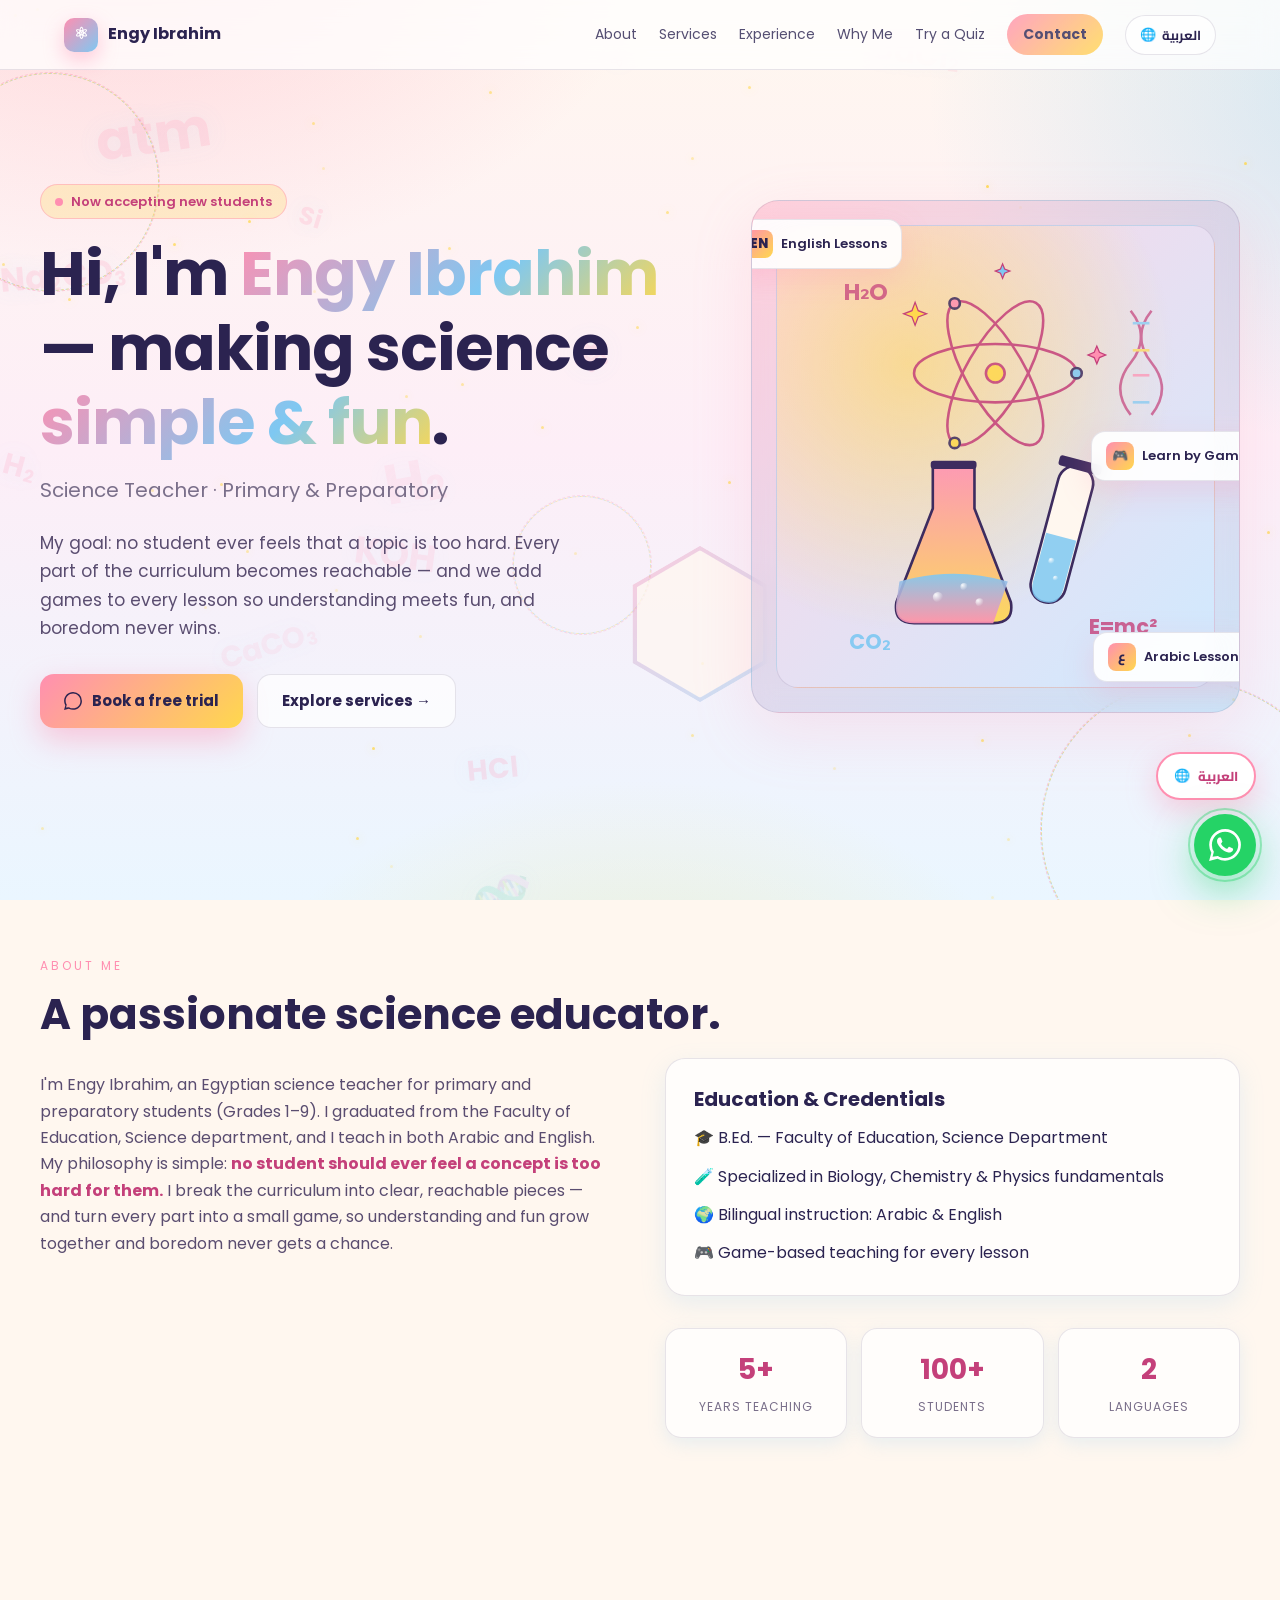
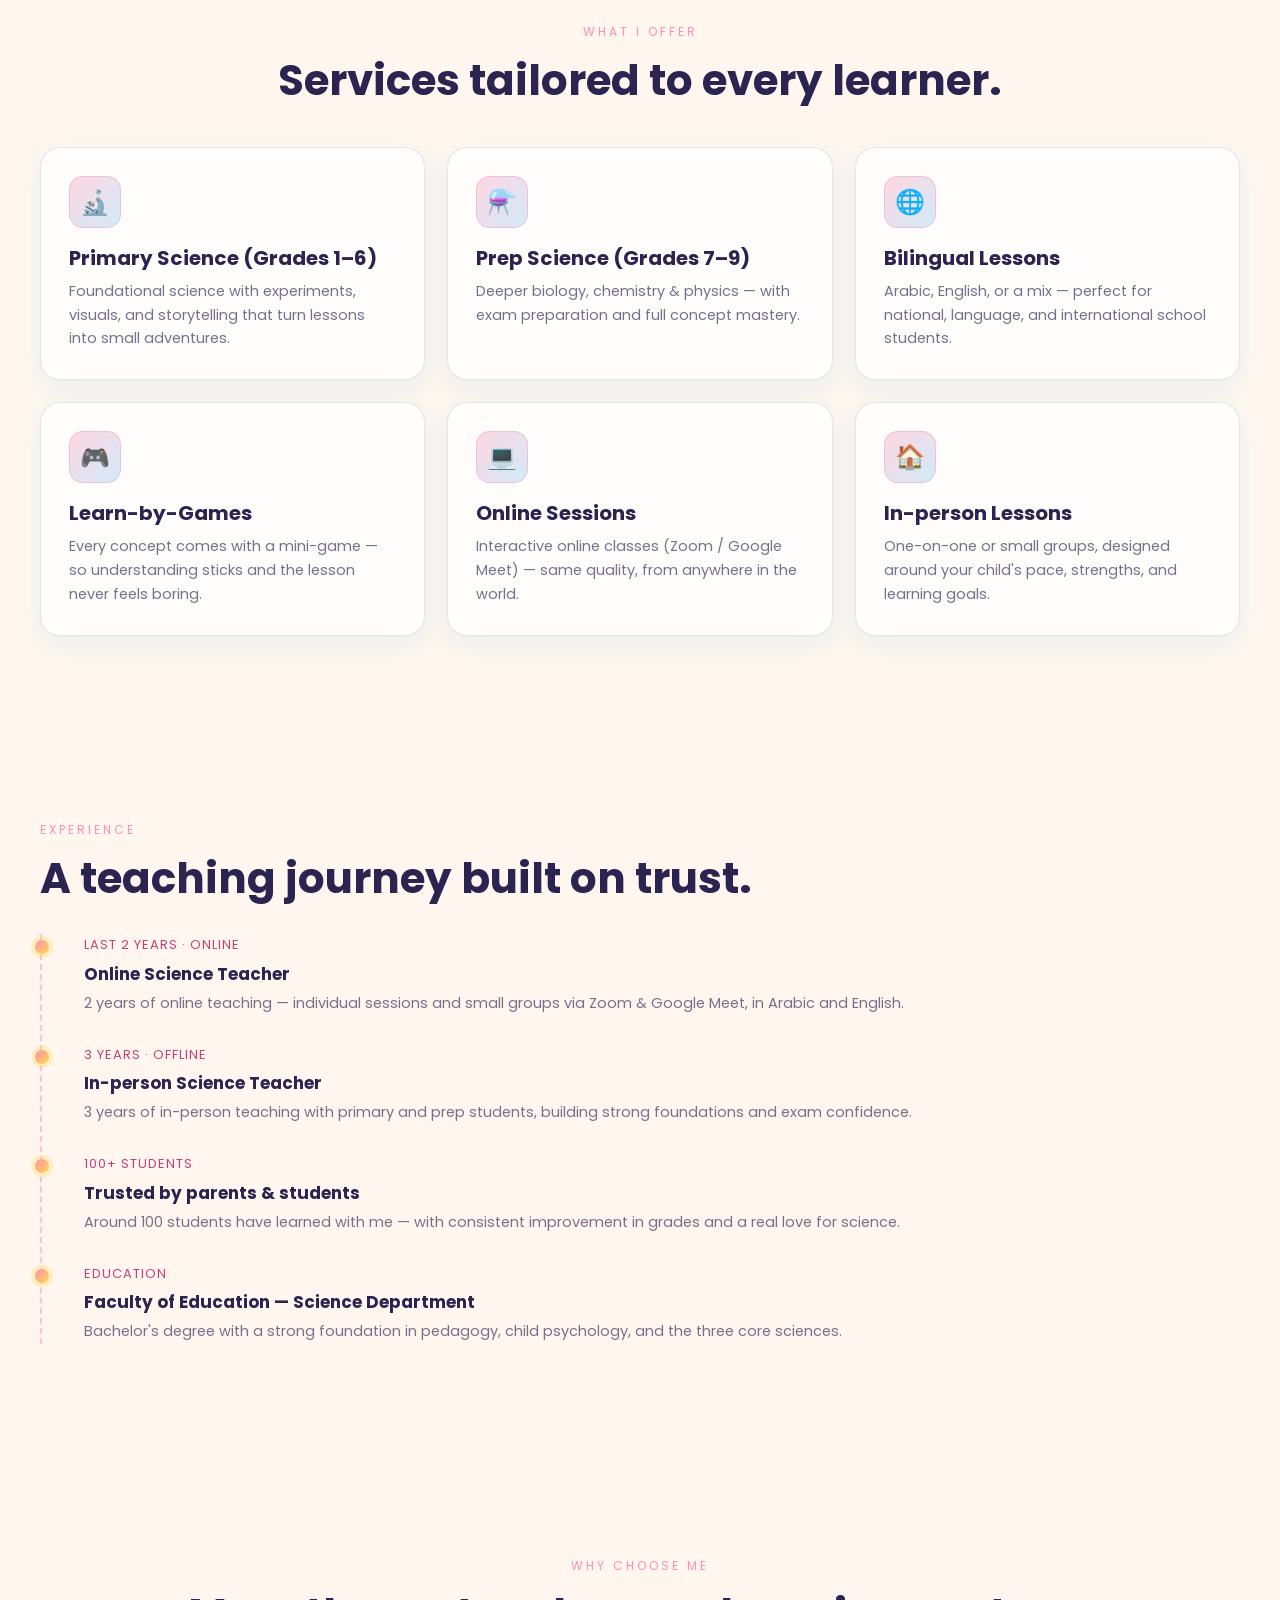
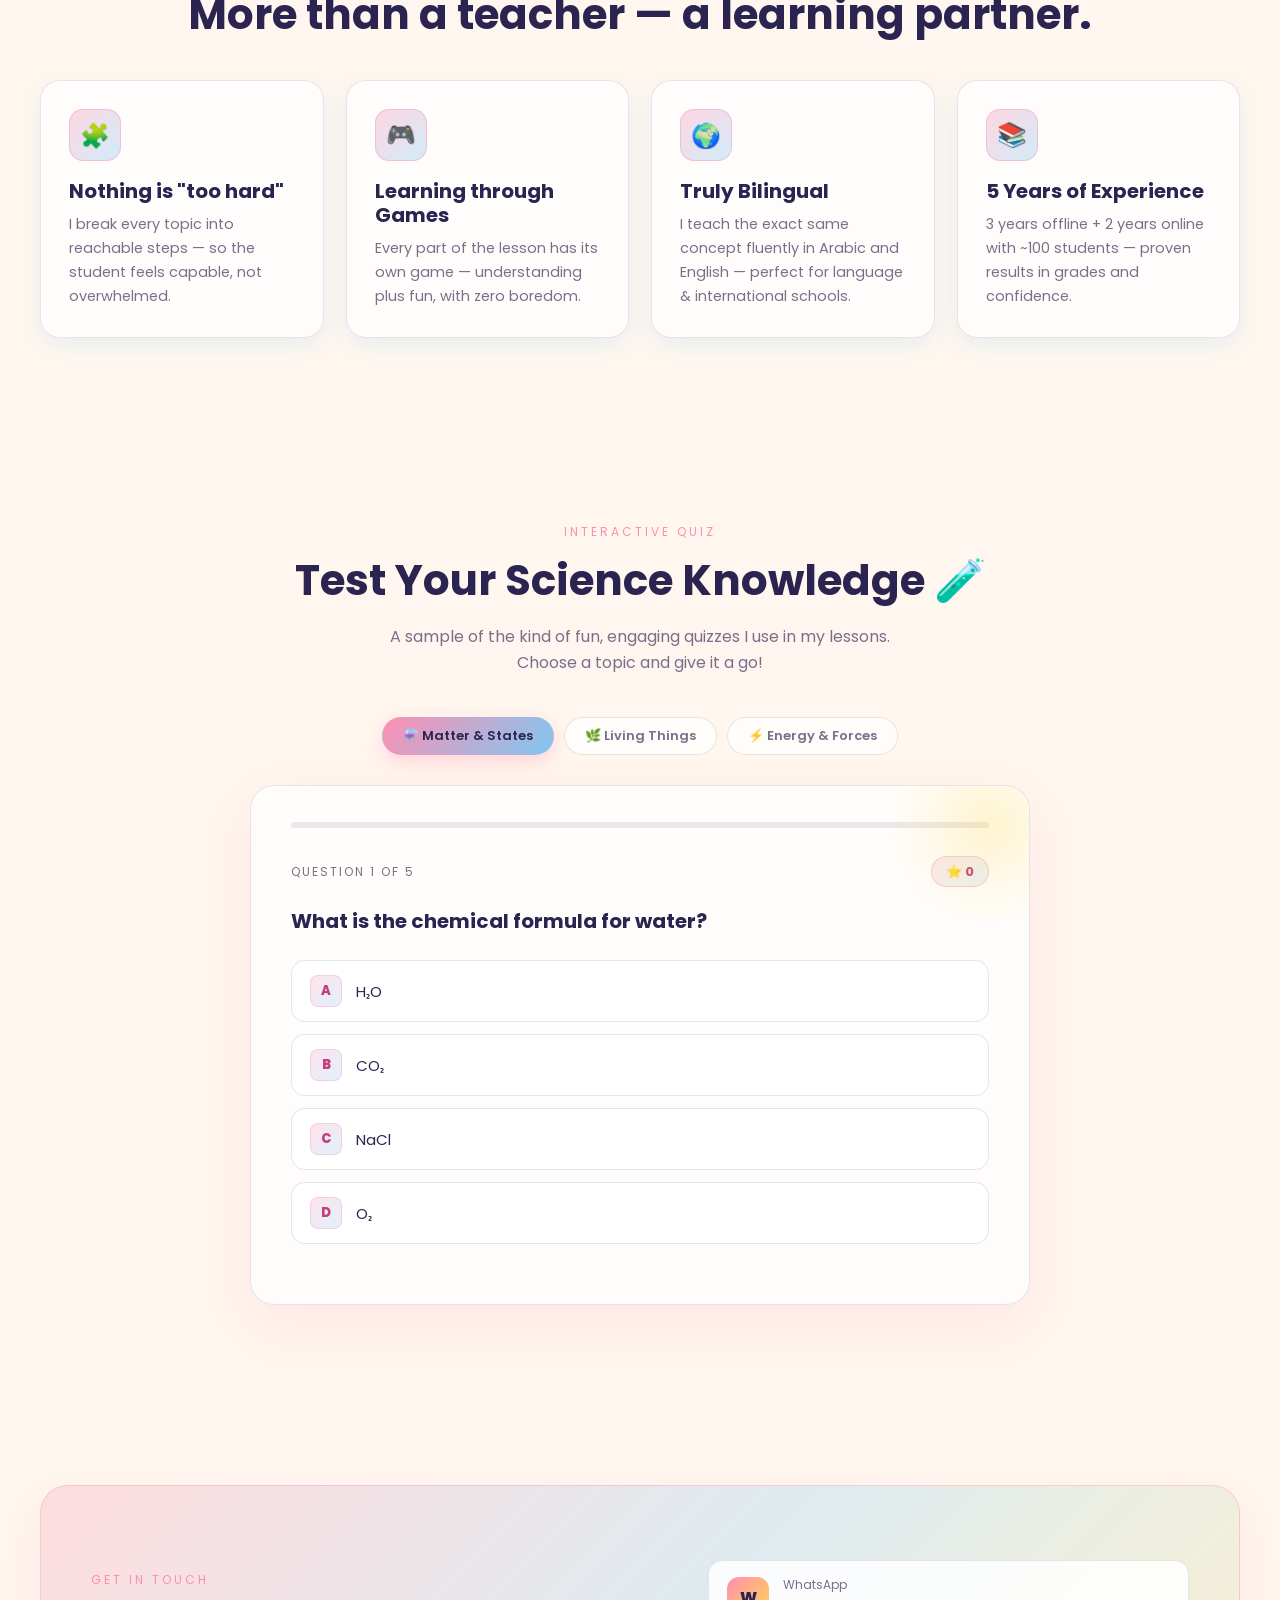
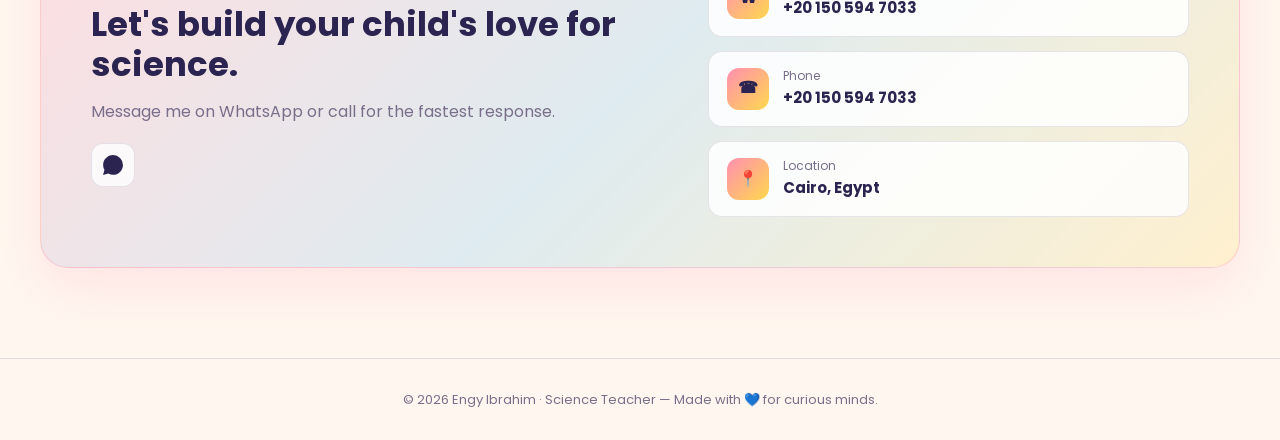
<file: portfolio_updated.html>
<!DOCTYPE html>
<html lang="en">
<head>
<meta charset="UTF-8" />
<meta name="viewport" content="width=device-width, initial-scale=1.0" />
<title>Engy Ibrahim — Science Teacher | إنچي إبراهيم مدرّسة علوم</title>
<meta name="description" content="Engy Ibrahim — bilingual Egyptian science teacher for primary & preparatory students. Learning through games & simple explanations." />
<link rel="preconnect" href="https://fonts.googleapis.com">
<link rel="preconnect" href="https://fonts.gstatic.com" crossorigin>
<link href="https://fonts.googleapis.com/css2?family=Cairo:wght@400;600;700;900&family=Poppins:wght@300;400;500;600;700;800&display=swap" rel="stylesheet">
<style>
  :root{
    --navy:#3d2c5f;          /* deep plum used for text */
    --ink:#2b2350;           /* dark text */
    --teal:#ff8fb1;          /* baby pink (primary accent) */
    --cyan:#7ec8f2;           /* baby blue */
    --yellow:#ffd84d;        /* sunny yellow */
    --white:#ffffff;
    --cream:#fff7ef;
    --muted:#7a6f8a;
    --card:rgba(255,255,255,0.75);
    --border:rgba(61,44,95,0.12);
    --shadow:0 20px 60px rgba(255,143,177,.18);
  }
  *{box-sizing:border-box;margin:0;padding:0}
  html{scroll-behavior:smooth}
  body{
    font-family:'Poppins','Cairo',sans-serif;
    background:var(--cream);
    color:var(--ink);
    line-height:1.65;
    overflow-x:hidden;
  }
  /* Language switching */
  body.lang-en .ar-only{display:none !important}
  body.lang-ar .en-only{display:none !important}
  body.lang-ar{font-family:'Cairo',sans-serif;direction:rtl;text-align:right}
  body.lang-ar .nav-wrap,
  body.lang-ar .hero-grid,
  body.lang-ar .about-grid,
  body.lang-ar .contact-wrap{direction:rtl}
  body.lang-ar .timeline{padding-left:0;padding-right:24px;border-left:0;border-right:2px dashed rgba(22,224,189,.35)}
  body.lang-ar .tl-item::before{left:auto;right:-31px}
  body.lang-ar .tl-item{padding-left:0;padding-right:18px}
  body.lang-ar .c-item:hover{transform:translateX(-4px)}
  body.lang-ar .wa-float{right:auto;left:24px}
  body.lang-ar .lang-toggle{right:auto;left:24px}

  a{color:inherit;text-decoration:none}
  img{max-width:100%;display:block}

  /* Background */
  .bg-decor{
    position:fixed;inset:0;z-index:-1;overflow:hidden;
    background:
      radial-gradient(900px 600px at 10% -10%, rgba(255,143,177,.35), transparent 60%),
      radial-gradient(800px 600px at 110% 10%, rgba(126,200,242,.35), transparent 60%),
      radial-gradient(700px 500px at 50% 120%, rgba(255,216,77,.30), transparent 60%),
      linear-gradient(180deg,#fff7ef 0%, #fdeef7 50%, #eaf6ff 100%);
  }
  .stars{position:absolute;inset:0}
  .stars span{
    position:absolute;width:3px;height:3px;background:var(--yellow);border-radius:50%;
    opacity:.7;animation:twinkle 4s infinite ease-in-out;box-shadow:0 0 8px rgba(255,216,77,.7);
  }
  @keyframes twinkle{0%,100%{opacity:.3;transform:scale(1)}50%{opacity:1;transform:scale(1.6)}}

  .atom{
    position:absolute;width:220px;height:220px;border-radius:50%;
    border:1.5px dashed rgba(255,143,177,.45);
    animation:spin 30s linear infinite;
  }
  .atom::before,.atom::after{
    content:"";position:absolute;inset:0;border-radius:50%;
    border:1.5px dashed rgba(126,200,242,.5);
    transform:rotate(60deg);
  }
  .atom::after{transform:rotate(120deg);border-color:rgba(255,216,77,.5)}
  .atom.a1{top:8%;left:-60px}
  .atom.a2{bottom:-80px;right:-60px;width:300px;height:300px;animation-duration:50s}
  .atom.a3{top:55%;left:40%;width:140px;height:140px;opacity:.6}
  @keyframes spin{to{transform:rotate(360deg)}}

  /* Chemistry symbols */
  .chem{
    position:absolute;font-family:'Poppins',sans-serif;font-weight:700;
    color:rgba(255,143,177,.45);
    text-shadow:0 0 24px rgba(126,200,242,.25);
    user-select:none;pointer-events:none;
    animation:drift 18s ease-in-out infinite;white-space:nowrap;
  }
  .chem sub{font-size:.6em;vertical-align:-3px;margin:0 1px}
  .chem sup{font-size:.6em;vertical-align:6px;margin:0 1px}
  @keyframes drift{
    0%,100%{transform:translate(0,0) rotate(var(--r,0deg));opacity:var(--o,.35)}
    50%{transform:translate(10px,-18px) rotate(calc(var(--r,0deg) + 4deg));opacity:calc(var(--o,.35) + .12)}
  }
  .hex{
    position:absolute;width:90px;height:104px;
    clip-path:polygon(50% 0%,100% 25%,100% 75%,50% 100%,0% 75%,0% 25%);
    animation:floatY 14s ease-in-out infinite;opacity:.7;
  }
  .hex::before{
    content:"";position:absolute;inset:0;
    clip-path:polygon(50% 0%,100% 25%,100% 75%,50% 100%,0% 75%,0% 25%);
    background:linear-gradient(135deg, rgba(255,143,177,.55), rgba(126,200,242,.55));
  }
  .hex::after{
    content:"";position:absolute;inset:3px;
    clip-path:polygon(50% 0%,100% 25%,100% 75%,50% 100%,0% 75%,0% 25%);
    background:var(--cream);
  }
  @keyframes floatY{0%,100%{transform:translateY(0) rotate(0)}50%{transform:translateY(-22px) rotate(8deg)}}

  /* Navbar */
  nav.top{
    position:sticky;top:0;z-index:50;
    backdrop-filter:blur(14px);
    background:rgba(255,255,255,.75);
    border-bottom:1px solid var(--border);
  }
  .nav-wrap{
    max-width:1200px;margin:0 auto;padding:14px 24px;
    display:flex;align-items:center;justify-content:space-between;gap:16px;
  }
  .logo{display:flex;align-items:center;gap:10px;font-weight:700;color:var(--ink)}
  .logo .dot{
    width:34px;height:34px;border-radius:10px;
    background:linear-gradient(135deg,var(--teal),var(--cyan));
    display:grid;place-items:center;color:#fff;font-weight:900;
    box-shadow:0 8px 20px rgba(255,143,177,.45);
  }
  .nav-links{display:flex;gap:22px;align-items:center;font-size:14px;color:var(--ink)}
  .nav-links a{opacity:.8;transition:.2s}
  .nav-links a:hover{opacity:1;color:var(--teal)}
  .nav-cta{
    padding:9px 16px;border-radius:999px;
    background:linear-gradient(135deg,var(--teal),var(--yellow));
    color:var(--ink)!important;font-weight:700;
  }
  .lang-btn{
    background:rgba(255,255,255,.7);border:1px solid var(--border);
    color:var(--ink);padding:7px 14px;border-radius:999px;font-weight:700;
    font-size:13px;cursor:pointer;display:inline-flex;align-items:center;gap:6px;
    transition:.2s;font-family:inherit;
  }
  .lang-btn:hover{border-color:var(--teal);color:var(--teal)}
  .burger{display:none;background:none;border:0;color:var(--ink);font-size:24px;cursor:pointer}

  section{padding:90px 24px;position:relative}
  .container{max-width:1200px;margin:0 auto}
  .eyebrow{
    display:inline-block;font-size:12px;letter-spacing:3px;text-transform:uppercase;
    color:var(--teal);margin-bottom:14px;font-family:'Poppins',sans-serif;
  }
  body.lang-ar .eyebrow{letter-spacing:1px}
  h1,h2,h3{font-weight:700;line-height:1.2;color:var(--ink)}
  h2.section-title{font-size:clamp(28px,4vw,42px);margin-bottom:18px}

  /* HERO */
  .hero{padding-top:60px;padding-bottom:80px;min-height:88vh;display:flex;align-items:center}
  .hero-grid{display:grid;grid-template-columns:1.2fr .9fr;gap:60px;align-items:center;width:100%}
  .badge{
    display:inline-flex;align-items:center;gap:8px;
    padding:6px 14px;border-radius:999px;
    background:rgba(255,216,77,.25);border:1px solid rgba(255,143,177,.45);
    color:#c4407a;font-size:13px;font-weight:600;margin-bottom:18px;
  }
  .badge .pulse{width:8px;height:8px;border-radius:50%;background:var(--teal);box-shadow:0 0 0 0 rgba(255,143,177,.7);animation:pulse 2s infinite}
  @keyframes pulse{70%{box-shadow:0 0 0 12px rgba(255,143,177,0)}100%{box-shadow:0 0 0 0 rgba(255,143,177,0)}}

  .hero h1{font-size:clamp(36px,5.4vw,62px);letter-spacing:-1px}
  .hero h1 .grad{
    background:linear-gradient(135deg,var(--teal),var(--cyan) 60%, var(--yellow));
    -webkit-background-clip:text;background-clip:text;color:transparent;
  }
  .hero .role{font-size:clamp(16px,1.6vw,20px);color:var(--muted);margin-top:14px}
  .hero .tag{margin-top:22px;color:#5a4d70;max-width:560px;font-size:17px}
  .hero-cta{display:flex;gap:14px;margin-top:32px;flex-wrap:wrap}
  .btn{
    padding:14px 24px;border-radius:14px;font-weight:700;font-size:15px;
    display:inline-flex;align-items:center;gap:10px;transition:.2s;cursor:pointer;border:0;font-family:inherit;
  }
  .btn-primary{background:linear-gradient(135deg,var(--teal),var(--yellow));color:var(--ink);box-shadow:0 12px 30px rgba(255,143,177,.45)}
  .btn-primary:hover{transform:translateY(-2px);box-shadow:0 18px 40px rgba(255,143,177,.55)}
  .btn-ghost{background:rgba(255,255,255,.7);color:var(--ink);border:1px solid var(--border)}
  .btn-ghost:hover{border-color:var(--teal);color:var(--teal)}

  .hero-card{
    position:relative;aspect-ratio:1/1.05;border-radius:28px;
    background:linear-gradient(135deg,rgba(255,143,177,.35),rgba(126,200,242,.35));
    border:1px solid var(--border);backdrop-filter:blur(12px);
    overflow:hidden;box-shadow:var(--shadow);
  }
  .hero-card .photo{
    position:absolute;inset:24px;border-radius:22px;
    background:
      radial-gradient(circle at 30% 30%, rgba(255,216,77,.55), transparent 60%),
      linear-gradient(135deg,#ffd5e5,#cfeaff);
    display:grid;place-items:center;color:#7a6f8a;text-align:center;padding:18px;
    border:1px solid rgba(61,44,95,.12);
  }
  .hero-card .science-art{padding:10px}
  .sa-atom-orbits{transform-box:fill-box;transform-origin:center;animation:saSpin 22s linear infinite}
  .sa-electron{transform-box:fill-box;transform-origin:0 0;animation:saOrbit 6s linear infinite}
  .sa-electron.e2{animation-duration:8s;animation-delay:-2s}
  .sa-electron.e3{animation-duration:7s;animation-delay:-4s}
  .sa-nucleus{transform-box:fill-box;transform-origin:center;animation:saPulse 2.4s ease-in-out infinite}
  .sa-bubble{transform-box:fill-box;transform-origin:center;animation:saBubble 3.5s ease-in-out infinite}
  .sa-bubble.b2{animation-delay:.6s;animation-duration:4s}
  .sa-bubble.b3{animation-delay:1.2s;animation-duration:3s}
  .sa-spark{transform-box:fill-box;transform-origin:center;animation:saSpark 2.8s ease-in-out infinite}
  .sa-spark.s2{animation-delay:.9s}
  .sa-spark.s3{animation-delay:1.7s}
  @keyframes saSpin{to{transform:rotate(360deg)}}
  @keyframes saOrbit{to{transform:rotate(-360deg)}}
  @keyframes saPulse{0%,100%{transform:scale(1)}50%{transform:scale(1.18)}}
  @keyframes saBubble{0%{transform:translateY(0);opacity:.9}50%{transform:translateY(-10px);opacity:.4}100%{transform:translateY(0);opacity:.9}}
  @keyframes saSpark{0%,100%{opacity:0;transform:scale(.4)}50%{opacity:1;transform:scale(1.2)}}
  @media (prefers-reduced-motion: reduce){
    .sa-atom-orbits,.sa-electron,.sa-nucleus,.sa-bubble,.sa-spark{animation:none}
  }
  .hero-card .photo .ph-icon{font-size:54px;margin-bottom:10px}
  .float-chip{
    position:absolute;background:rgba(255,255,255,.92);backdrop-filter:blur(8px);
    border:1px solid var(--border);border-radius:14px;padding:10px 14px;
    font-size:13px;display:flex;align-items:center;gap:8px;color:var(--ink);font-weight:600;
    box-shadow:0 10px 30px rgba(255,143,177,.25);animation:floaty 5s ease-in-out infinite;
  }
  .float-chip .ico{width:28px;height:28px;border-radius:8px;background:linear-gradient(135deg,var(--teal),var(--yellow));display:grid;place-items:center;color:var(--ink);font-weight:800}
  .chip-1{top:18px;left:-22px;animation-delay:.2s}
  .chip-2{bottom:30px;right:-22px;animation-delay:1.2s}
  .chip-3{top:45%;right:-30px;animation-delay:.8s}
  @keyframes floaty{0%,100%{transform:translateY(0)}50%{transform:translateY(-10px)}}

  .grid{display:grid;gap:22px}
  .grid-3{grid-template-columns:repeat(3,1fr)}
  .card{
    background:var(--card);border:1px solid var(--border);
    border-radius:20px;padding:28px;backdrop-filter:blur(10px);
    transition:.3s;box-shadow:0 8px 24px rgba(126,200,242,.18);
  }
  .card:hover{transform:translateY(-6px);border-color:rgba(255,143,177,.6);box-shadow:0 20px 50px rgba(255,143,177,.25)}
  .card .icon{
    width:52px;height:52px;border-radius:14px;
    background:linear-gradient(135deg,rgba(255,143,177,.35),rgba(126,200,242,.35));
    border:1px solid rgba(255,143,177,.4);
    display:grid;place-items:center;color:#c4407a;font-size:24px;margin-bottom:18px;
  }
  .card h3{font-size:20px;margin-bottom:10px}
  .card p{color:var(--muted);font-size:14.5px}

  /* About */
  .about-grid{display:grid;grid-template-columns:1fr 1fr;gap:50px;align-items:start}
  .about p{color:#5a4d70;margin-top:14px}
  .stat-row{display:grid;grid-template-columns:repeat(3,1fr);gap:14px;margin-top:32px}
  .stat{background:var(--card);border:1px solid var(--border);border-radius:16px;padding:18px;text-align:center;box-shadow:0 6px 18px rgba(126,200,242,.18)}
  .stat b{display:block;font-size:28px;color:#c4407a}
  .stat span{font-size:12px;color:var(--muted);letter-spacing:1px;text-transform:uppercase}
  body.lang-ar .stat span{letter-spacing:.5px}
  .about ul{list-style:none;padding:0;display:flex;flex-direction:column;gap:12px;margin-top:14px}

  /* Timeline */
  .timeline{position:relative;margin-top:20px;padding-left:24px;border-left:2px dashed rgba(255,143,177,.5)}
  .tl-item{position:relative;margin-bottom:28px;padding-left:18px}
  .tl-item::before{
    content:"";position:absolute;left:-31px;top:6px;width:14px;height:14px;border-radius:50%;
    background:linear-gradient(135deg,var(--teal),var(--yellow));box-shadow:0 0 0 4px rgba(255,216,77,.3);
  }
  .tl-item h4{font-size:17px;color:var(--ink)}
  .tl-item .when{color:#c4407a;font-size:13px;letter-spacing:1px;text-transform:uppercase;margin-bottom:4px}
  .tl-item p{color:var(--muted);font-size:14.5px;margin-top:4px}

  .why-grid{grid-template-columns:repeat(4,1fr)}

  /* Contact */
  .contact-wrap{
    background:linear-gradient(135deg,rgba(255,143,177,.25),rgba(126,200,242,.25),rgba(255,216,77,.2));
    border:1px solid rgba(255,143,177,.35);
    border-radius:28px;padding:50px;
    display:grid;grid-template-columns:1.2fr 1fr;gap:40px;align-items:center;
    box-shadow:0 20px 50px rgba(255,143,177,.18);
  }
  .contact-wrap h2{font-size:34px}
  .contact-list{display:flex;flex-direction:column;gap:14px;margin-top:24px}
  .c-item{display:flex;align-items:center;gap:14px;background:rgba(255,255,255,.85);border:1px solid var(--border);padding:14px 18px;border-radius:14px;transition:.2s;color:var(--ink)}
  .c-item:hover{border-color:var(--teal);transform:translateX(4px)}
  .c-item .ic{width:42px;height:42px;border-radius:12px;background:linear-gradient(135deg,var(--teal),var(--yellow));display:grid;place-items:center;color:var(--ink);font-weight:800}
  .c-item small{color:var(--muted);font-size:12px;display:block}
  .c-item b{font-size:15px}
  .socials{display:flex;gap:10px;margin-top:18px}
  .socials a{
    width:44px;height:44px;border-radius:12px;display:grid;place-items:center;
    background:rgba(255,255,255,.8);border:1px solid var(--border);transition:.2s;color:var(--ink);
  }
  .socials a:hover{background:linear-gradient(135deg,var(--teal),var(--yellow));color:var(--ink);transform:translateY(-3px)}

  /* Floating language toggle (mobile FAB-like) */
  .lang-toggle{
    position:fixed;bottom:100px;right:24px;z-index:100;
    background:#fff;backdrop-filter:blur(10px);
    border:2px solid var(--teal);color:#c4407a;
    padding:10px 16px;border-radius:999px;font-weight:800;font-size:13px;
    cursor:pointer;box-shadow:0 10px 30px rgba(255,143,177,.4);
    display:inline-flex;align-items:center;gap:8px;font-family:inherit;
    transition:.2s;
  }
  .lang-toggle:hover{background:var(--teal);color:#fff}

  .wa-float{
    position:fixed;bottom:24px;right:24px;z-index:100;
    width:62px;height:62px;border-radius:50%;
    background:#25D366;display:grid;place-items:center;color:#fff;
    box-shadow:0 14px 40px rgba(37,211,102,.5);
    animation:bob 2.4s ease-in-out infinite;
  }
  .wa-float::before{
    content:"";position:absolute;inset:-6px;border-radius:50%;
    border:2px solid rgba(37,211,102,.4);animation:ring 2s infinite;
  }
  @keyframes ring{0%{transform:scale(.9);opacity:1}100%{transform:scale(1.4);opacity:0}}
  @keyframes bob{0%,100%{transform:translateY(0)}50%{transform:translateY(-6px)}}
  .wa-float svg{width:32px;height:32px}

  footer{padding:30px 24px;text-align:center;color:var(--muted);font-size:13px;border-top:1px solid var(--border)}

  .reveal{opacity:0;transform:translateY(28px);transition:opacity .7s ease, transform .7s ease}
  .reveal.in{opacity:1;transform:none}

  @media (max-width: 920px){
    .nav-links{display:none;position:absolute;top:100%;left:0;right:0;background:rgba(255,255,255,.98);flex-direction:column;padding:18px;border-bottom:1px solid var(--border)}
    .nav-links.open{display:flex}
    .burger{display:block}
    .hero-grid{grid-template-columns:1fr;gap:40px}
    .hero-card{max-width:380px;margin:0 auto}
    .about-grid{grid-template-columns:1fr}
    .grid-3,.why-grid{grid-template-columns:1fr}
    .contact-wrap{grid-template-columns:1fr;padding:32px}
    section{padding:70px 20px}
  }

  /* QUIZ SECTION */
  .quiz-wrap{max-width:780px;margin:0 auto}
  .quiz-tabs{display:flex;gap:10px;flex-wrap:wrap;margin-bottom:30px;justify-content:center}
  .qtab{
    padding:8px 20px;border-radius:999px;border:1.5px solid var(--border);
    background:rgba(255,255,255,.7);color:var(--muted);font-size:13px;font-weight:600;
    cursor:pointer;transition:.2s;font-family:inherit;
  }
  .qtab.active,.qtab:hover{background:linear-gradient(135deg,var(--teal),var(--cyan));color:var(--ink);border-color:transparent;box-shadow:0 6px 18px rgba(255,143,177,.35)}
  .quiz-card{
    background:var(--card);border:1px solid var(--border);border-radius:24px;
    padding:36px 40px;backdrop-filter:blur(12px);box-shadow:var(--shadow);
    position:relative;overflow:hidden;
  }
  .quiz-card::before{
    content:"";position:absolute;top:-60px;right:-60px;width:200px;height:200px;
    background:radial-gradient(circle,rgba(255,216,77,.25),transparent 70%);border-radius:50%;
  }
  .quiz-progress-bar{height:6px;border-radius:999px;background:rgba(61,44,95,.1);margin-bottom:28px;overflow:hidden}
  .quiz-progress-fill{height:100%;border-radius:999px;background:linear-gradient(90deg,var(--teal),var(--cyan));transition:width .5s ease}
  .quiz-meta{display:flex;justify-content:space-between;align-items:center;margin-bottom:20px}
  .quiz-num{font-size:12px;letter-spacing:2px;text-transform:uppercase;color:var(--muted)}
  .quiz-score-badge{background:linear-gradient(135deg,rgba(255,143,177,.2),rgba(126,200,242,.2));border:1px solid rgba(255,143,177,.4);border-radius:999px;padding:4px 14px;font-size:13px;font-weight:700;color:#c4407a}
  .quiz-q{font-size:clamp(16px,2.2vw,20px);font-weight:700;color:var(--ink);margin-bottom:24px;line-height:1.45}
  .quiz-opts{display:flex;flex-direction:column;gap:12px}
  .qopt{
    display:flex;align-items:center;gap:14px;
    padding:14px 18px;border-radius:14px;
    border:1.5px solid var(--border);background:rgba(255,255,255,.85);
    cursor:pointer;transition:.2s;font-size:15px;color:var(--ink);font-family:inherit;width:100%;text-align:left;
  }
  body.lang-ar .qopt{text-align:right}
  .qopt:hover:not(:disabled){border-color:var(--teal);background:rgba(255,143,177,.08);transform:translateX(4px)}
  body.lang-ar .qopt:hover:not(:disabled){transform:translateX(-4px)}
  .qopt:disabled{cursor:default}
  .qopt.correct{border-color:#4caf8a;background:rgba(76,175,138,.12);color:#2a7a58}
  .qopt.wrong{border-color:#e07070;background:rgba(224,112,112,.1);color:#b94040}
  .qopt.reveal{border-color:#4caf8a;background:rgba(76,175,138,.07)}
  .opt-letter{width:32px;height:32px;border-radius:8px;flex-shrink:0;background:linear-gradient(135deg,rgba(255,143,177,.25),rgba(126,200,242,.25));border:1px solid rgba(255,143,177,.3);display:grid;place-items:center;font-weight:800;font-size:13px;color:#c4407a}
  .qopt.correct .opt-letter{background:#4caf8a;color:#fff;border-color:#4caf8a}
  .qopt.wrong .opt-letter{background:#e07070;color:#fff;border-color:#e07070}
  .qopt.reveal .opt-letter{background:#4caf8a;color:#fff;border-color:#4caf8a}
  .quiz-feedback{margin-top:18px;padding:14px 18px;border-radius:12px;font-size:14.5px;font-weight:600;display:none;align-items:center;gap:10px}
  .quiz-feedback.show{display:flex}
  .quiz-feedback.ok{background:rgba(76,175,138,.15);border:1px solid rgba(76,175,138,.4);color:#2a7a58}
  .quiz-feedback.bad{background:rgba(224,112,112,.12);border:1px solid rgba(224,112,112,.35);color:#b94040}
  .quiz-actions{display:flex;justify-content:flex-end;margin-top:24px}
  .quiz-next{padding:12px 28px;border-radius:12px;font-weight:700;font-size:15px;background:linear-gradient(135deg,var(--teal),var(--yellow));color:var(--ink);border:0;cursor:pointer;font-family:inherit;transition:.2s;display:none;box-shadow:0 8px 24px rgba(255,143,177,.35)}
  .quiz-next:hover{transform:translateY(-2px);box-shadow:0 14px 32px rgba(255,143,177,.45)}
  .quiz-result{text-align:center;padding:20px 0;display:none}
  .quiz-result .big-emoji{font-size:64px;margin-bottom:16px;animation:floaty 3s ease-in-out infinite}
  .quiz-result h3{font-size:28px;margin-bottom:10px}
  .quiz-result p{color:var(--muted);font-size:16px;margin-bottom:24px}
  .result-score{display:inline-block;padding:12px 32px;border-radius:20px;margin-bottom:24px;background:linear-gradient(135deg,rgba(255,143,177,.25),rgba(126,200,242,.25));border:1px solid rgba(255,143,177,.4);font-size:36px;font-weight:900;color:#c4407a}
  .quiz-restart{padding:12px 28px;border-radius:12px;font-weight:700;font-size:15px;background:linear-gradient(135deg,var(--teal),var(--yellow));color:var(--ink);border:0;cursor:pointer;font-family:inherit;box-shadow:0 8px 24px rgba(255,143,177,.35);transition:.2s}
  .quiz-restart:hover{transform:translateY(-2px)}

</style>
</head>
<body class="lang-en">

<div class="bg-decor">
  <div class="stars" id="stars"></div>
  <div class="atom a1"></div>
  <div class="atom a2"></div>
  <div class="atom a3"></div>
  <div id="chemLayer"></div>
</div>

<nav class="top">
  <div class="nav-wrap">
    <div class="logo">
      <div class="dot">⚛</div>
      <span class="en-only">Engy Ibrahim</span>
      <span class="ar-only">إنچي إبراهيم</span>
    </div>
    <div class="nav-links" id="navLinks">
      <a href="#about"><span class="en-only">About</span><span class="ar-only">عني</span></a>
      <a href="#services"><span class="en-only">Services</span><span class="ar-only">الخدمات</span></a>
      <a href="#experience"><span class="en-only">Experience</span><span class="ar-only">الخبرة</span></a>
      <a href="#why"><span class="en-only">Why Me</span><span class="ar-only">لماذا أنا</span></a>
      <a href="#quiz"><span class="en-only">Try a Quiz</span><span class="ar-only">اختبر نفسك</span></a>
      <a href="#contact" class="nav-cta"><span class="en-only">Contact</span><span class="ar-only">تواصل</span></a>
      <button class="lang-btn" onclick="toggleLang()">
        🌐 <span class="en-only">العربية</span><span class="ar-only">English</span>
      </button>
    </div>
    <button class="burger" onclick="document.getElementById('navLinks').classList.toggle('open')">☰</button>
  </div>
</nav>

<!-- HERO -->
<section class="hero">
  <div class="container hero-grid">
    <div class="reveal">
      <span class="badge">
        <span class="pulse"></span>
        <span class="en-only">Now accepting new students</span>
        <span class="ar-only">أماكن متاحة للطلاب الجدد</span>
      </span>
      <h1 class="en-only">Hi, I'm <span class="grad">Engy Ibrahim</span> — making science <span class="grad">simple & fun</span>.</h1>
      <h1 class="ar-only">مرحباً، أنا <span class="grad">إنچي إبراهيم</span> — أجعل العلوم <span class="grad">سهلةً وممتعة</span>.</h1>
      <div class="role">
        <span class="en-only">Science Teacher · Primary & Preparatory</span>
        <span class="ar-only">مدرّسة علوم · ابتدائي وإعدادي</span>
      </div>
      <p class="tag en-only">My goal: no student ever feels that a topic is too hard. Every part of the curriculum becomes reachable — and we add games to every lesson so understanding meets fun, and boredom never wins.</p>
      <p class="tag ar-only">هدفي أن لا يشعر الطالب أبداً بصعوبة أيٍّ من المواضيع، وأن يتمكّن من فهم كل جزء من المنهج مهما بدا عسيراً. ونُضيف إلى كل حصة ألعاباً تعليمية لدمج الفهم بالمتعة، فلا يجد الملل إلى التعلّم سبيلاً.</p>
      <div class="hero-cta">
        <a href="https://wa.me/201505947033" class="btn btn-primary">
          <svg width="18" height="18" viewBox="0 0 24 24" fill="currentColor"><path d="M.057 24l1.687-6.163a11.867 11.867 0 01-1.587-5.946C.16 5.335 5.495 0 12.05 0a11.817 11.817 0 018.413 3.488 11.824 11.824 0 013.48 8.414c-.003 6.555-5.338 11.89-11.893 11.89a11.9 11.9 0 01-5.688-1.448L.057 24zm6.597-3.807c1.676.995 3.276 1.591 5.392 1.592 5.448 0 9.886-4.434 9.889-9.885.002-5.462-4.415-9.89-9.881-9.892-5.452 0-9.887 4.434-9.889 9.884a9.86 9.86 0 001.51 5.26l-.999 3.648 3.978-.607z"/></svg>
          <span class="en-only">Book a free trial</span>
          <span class="ar-only">احجز حصة تجريبية</span>
        </a>
        <a href="#services" class="btn btn-ghost">
          <span class="en-only">Explore services →</span>
          <span class="ar-only">← تعرّف على الخدمات</span>
        </a>
      </div>
    </div>
    <div class="hero-card reveal">
      <div class="photo science-art" aria-label="Science illustration">
        <svg viewBox="0 0 400 420" xmlns="http://www.w3.org/2000/svg" style="width:100%;height:100%;display:block">
          <defs>
            <linearGradient id="flask" x1="0" x2="0" y1="0" y2="1">
              <stop offset="0%" stop-color="#ff8fb1" stop-opacity=".85"/>
              <stop offset="100%" stop-color="#ffd84d" stop-opacity=".9"/>
            </linearGradient>
            <linearGradient id="liquid" x1="0" x2="0" y1="0" y2="1">
              <stop offset="0%" stop-color="#7ec8f2"/>
              <stop offset="100%" stop-color="#ff8fb1"/>
            </linearGradient>
            <radialGradient id="bubble" cx=".3" cy=".3" r=".7">
              <stop offset="0%" stop-color="#fff" stop-opacity=".9"/>
              <stop offset="100%" stop-color="#fff" stop-opacity="0"/>
            </radialGradient>
          </defs>

          <!-- Atom -->
          <g transform="translate(200 130)" stroke="#c4407a" stroke-width="2.5" fill="none" opacity=".85">
            <g class="sa-atom-orbits">
              <ellipse cx="0" cy="0" rx="78" ry="28"/>
              <ellipse cx="0" cy="0" rx="78" ry="28" transform="rotate(60)"/>
              <ellipse cx="0" cy="0" rx="78" ry="28" transform="rotate(-60)"/>
              <circle class="sa-electron" cx="78" cy="0" r="5" fill="#7ec8f2" stroke="#3d2c5f"/>
              <circle class="sa-electron e2" cx="-39" cy="-67" r="5" fill="#ff8fb1" stroke="#3d2c5f"/>
              <circle class="sa-electron e3" cx="-39" cy="67" r="5" fill="#ffd84d" stroke="#3d2c5f"/>
            </g>
            <circle class="sa-nucleus" cx="0" cy="0" r="9" fill="#ffd84d" stroke="#c4407a"/>
          </g>

          <!-- Energy sparks around atom -->
          <g fill="#ffd84d" stroke="#c4407a" stroke-width="1.2">
            <path class="sa-spark" d="M120 70 l3 -8 l3 8 l8 3 l-8 3 l-3 8 l-3 -8 l-8 -3 z"/>
            <path class="sa-spark s2" d="M295 110 l2.5 -6 l2.5 6 l6 2.5 l-6 2.5 l-2.5 6 l-2.5 -6 l-6 -2.5 z" fill="#ff8fb1"/>
            <path class="sa-spark s3" d="M205 30 l2 -5 l2 5 l5 2 l-5 2 l-2 5 l-2 -5 l-5 -2 z" fill="#7ec8f2"/>
          </g>

          <!-- Erlenmeyer flask -->
          <g transform="translate(110 220)">
            <path d="M30 0 H70 V40 L105 130 Q108 150 88 150 H12 Q-8 150 -5 130 L30 40 Z"
                  fill="url(#flask)" stroke="#3d2c5f" stroke-width="2.5" stroke-linejoin="round"/>
            <path d="M-2 110 Q50 95 102 110 L88 150 Q108 150 88 150 H12 Q-8 150 -5 130 Z"
                  fill="url(#liquid)" opacity=".9"/>
            <circle class="sa-bubble" cx="35" cy="125" r="5" fill="url(#bubble)"/>
            <circle class="sa-bubble b2" cx="60" cy="115" r="3.5" fill="url(#bubble)"/>
            <circle class="sa-bubble b3" cx="75" cy="130" r="4" fill="url(#bubble)"/>
            <rect x="28" y="-6" width="44" height="8" rx="3" fill="#3d2c5f"/>
          </g>

          <!-- Test tube -->
          <g transform="translate(265 215) rotate(15)">
            <rect x="0" y="0" width="34" height="135" rx="17" fill="#fff7ef" stroke="#3d2c5f" stroke-width="2.5"/>
            <path d="M2 70 H32 V118 Q32 135 17 135 Q2 135 2 118 Z" fill="#7ec8f2" opacity=".85"/>
            <rect x="-4" y="-6" width="42" height="10" rx="3" fill="#3d2c5f"/>
            <circle class="sa-bubble b2" cx="14" cy="95" r="3" fill="url(#bubble)"/>
            <circle class="sa-bubble b3" cx="22" cy="110" r="2.5" fill="url(#bubble)"/>
          </g>

          <!-- DNA strand -->
          <g transform="translate(330 70)" stroke="#c4407a" stroke-width="2.5" fill="none" opacity=".7">
            <path d="M0 0 Q20 25 0 50 Q-20 75 0 100"/>
            <path d="M20 0 Q0 25 20 50 Q40 75 20 100"/>
            <line x1="2" y1="12" x2="18" y2="12" stroke="#7ec8f2"/>
            <line x1="2" y1="38" x2="18" y2="38" stroke="#ffd84d"/>
            <line x1="2" y1="62" x2="18" y2="62" stroke="#ff8fb1"/>
            <line x1="2" y1="88" x2="18" y2="88" stroke="#7ec8f2"/>
          </g>

          <!-- Formula tags -->
          <text x="55" y="60" font-family="Poppins,sans-serif" font-size="22" font-weight="700" fill="#c4407a" opacity=".75">H₂O</text>
          <text x="60" y="395" font-family="Poppins,sans-serif" font-size="20" font-weight="700" fill="#7ec8f2" opacity=".9">CO₂</text>
          <text x="290" y="380" font-family="Poppins,sans-serif" font-size="20" font-weight="700" fill="#c4407a" opacity=".8">E=mc²</text>
        </svg>
      </div>
      <div class="float-chip chip-1"><div class="ico">EN</div> <span class="en-only">English Lessons</span><span class="ar-only">دروس بالإنجليزي</span></div>
      <div class="float-chip chip-2"><div class="ico">ع</div> <span class="en-only">Arabic Lessons</span><span class="ar-only">دروس بالعربي</span></div>
      <div class="float-chip chip-3"><div class="ico">🎮</div> <span class="en-only">Learn by Games</span><span class="ar-only">تعلّم باللعب</span></div>
    </div>
  </div>
</section>

<!-- ABOUT -->
<section id="about" class="about">
  <div class="container">
    <div class="reveal">
      <span class="eyebrow"><span class="en-only">About Me</span><span class="ar-only">عني</span></span>
      <h2 class="section-title en-only">A passionate science educator.</h2>
      <h2 class="section-title ar-only">معلّمة علوم شغوفة بتبسيط العلم.</h2>
    </div>
    <div class="about-grid">
      <div class="reveal">
        <p class="en-only">I'm Engy Ibrahim, an Egyptian science teacher for primary and preparatory students (Grades 1–9). I graduated from the Faculty of Education, Science department, and I teach in both Arabic and English. My philosophy is simple: <strong style="color:#c4407a">no student should ever feel a concept is too hard for them.</strong> I break the curriculum into clear, reachable pieces — and turn every part into a small game, so understanding and fun grow together and boredom never gets a chance.</p>
        <p class="ar-only">أنا إنچي إبراهيم، مدرّسة علوم مصرية للمرحلتين الابتدائية والإعدادية (من الصف الأول حتى الثالث الإعدادي). خريجة كلية التربية – قسم العلوم، وبدرّس باللغتين العربية والإنجليزية. فلسفتي بسيطة: <strong style="color:#c4407a">لازم الطالب ما يحسش أبداً إن في حاجة صعبة.</strong> ببسّط المنهج لأجزاء صغيرة يقدر يوصل لها، وعلى كل جزء بنلعب لعبة صغيرة، علشان الفهم والمتعة يكبروا مع بعض والملل ما يلاقيش مكان.</p>
      </div>
      <div class="reveal">
        <div class="card" style="margin:0">
          <h3 class="en-only">Education & Credentials</h3>
          <h3 class="ar-only">المؤهلات العلمية</h3>
          <ul>
            <li class="en-only">🎓 B.Ed. — Faculty of Education, Science Department</li>
            <li class="ar-only">🎓 بكالوريوس تربية – قسم العلوم (Science)</li>
            <li class="en-only">🧪 Specialized in Biology, Chemistry & Physics fundamentals</li>
            <li class="ar-only">🧪 تخصص في أساسيات الأحياء والكيمياء والفيزياء</li>
            <li class="en-only">🌍 Bilingual instruction: Arabic & English</li>
            <li class="ar-only">🌍 التدريس بلغتين: عربي وإنجليزي</li>
            <li class="en-only">🎮 Game-based teaching for every lesson</li>
            <li class="ar-only">🎮 تعليم قائم على الألعاب في كل درس</li>
          </ul>
        </div>
        <div class="stat-row">
          <div class="stat"><b>5+</b><span class="en-only">Years Teaching</span><span class="ar-only">سنوات خبرة</span></div>
          <div class="stat"><b>100+</b><span class="en-only">Students</span><span class="ar-only">طالب وطالبة</span></div>
          <div class="stat"><b>2</b><span class="en-only">Languages</span><span class="ar-only">لغتين</span></div>
        </div>
      </div>
    </div>
  </div>
</section>

<!-- SERVICES -->
<section id="services">
  <div class="container">
    <div class="reveal" style="text-align:center;margin-bottom:40px">
      <span class="eyebrow"><span class="en-only">What I Offer</span><span class="ar-only">الخدمات</span></span>
      <h2 class="section-title en-only">Services tailored to every learner.</h2>
      <h2 class="section-title ar-only">خدمات مصمّمة لكل طالب.</h2>
    </div>
    <div class="grid grid-3">
      <div class="card reveal">
        <div class="icon">🔬</div>
        <h3 class="en-only">Primary Science (Grades 1–6)</h3>
        <h3 class="ar-only">علوم المرحلة الابتدائية</h3>
        <p class="en-only">Foundational science with experiments, visuals, and storytelling that turn lessons into small adventures.</p>
        <p class="ar-only">تأسيس قوي في العلوم مع تجارب وأنشطة بصرية تخلّي الحصة مغامرة صغيرة.</p>
      </div>
      <div class="card reveal">
        <div class="icon">⚗️</div>
        <h3 class="en-only">Prep Science (Grades 7–9)</h3>
        <h3 class="ar-only">علوم المرحلة الإعدادية</h3>
        <p class="en-only">Deeper biology, chemistry & physics — with exam preparation and full concept mastery.</p>
        <p class="ar-only">شرح متعمّق للأحياء والكيمياء والفيزياء مع تدريب على الامتحانات وفهم كامل للدروس.</p>
      </div>
      <div class="card reveal">
        <div class="icon">🌐</div>
        <h3 class="en-only">Bilingual Lessons</h3>
        <h3 class="ar-only">دروس بلغتين</h3>
        <p class="en-only">Arabic, English, or a mix — perfect for national, language, and international school students.</p>
        <p class="ar-only">باختيارك: عربي أو إنجليزي أو الاتنين — يناسب طلاب الحكومي واللغات والـ International.</p>
      </div>
      <div class="card reveal">
        <div class="icon">🎮</div>
        <h3 class="en-only">Learn-by-Games</h3>
        <h3 class="ar-only">تعلّم باللعب</h3>
        <p class="en-only">Every concept comes with a mini-game — so understanding sticks and the lesson never feels boring.</p>
        <p class="ar-only">كل جزء من الدرس بيتربط بلعبة صغيرة — الفهم بيرسخ والحصة ما تبقاش مملة أبداً.</p>
      </div>
      <div class="card reveal">
        <div class="icon">💻</div>
        <h3 class="en-only">Online Sessions</h3>
        <h3 class="ar-only">دروس أونلاين</h3>
        <p class="en-only">Interactive online classes (Zoom / Google Meet) — same quality, from anywhere in the world.</p>
        <p class="ar-only">حصص أونلاين تفاعلية (Zoom / Google Meet) — نفس الجودة، من أي مكان.</p>
      </div>
      <div class="card reveal">
        <div class="icon">🏠</div>
        <h3 class="en-only">In-person Lessons</h3>
        <h3 class="ar-only">دروس أوفلاين</h3>
        <p class="en-only">One-on-one or small groups, designed around your child's pace, strengths, and learning goals.</p>
        <p class="ar-only">حصص فردية أو مجموعات صغيرة، مصمّمة حسب مستوى الطفل وقدراته وأهدافه.</p>
      </div>
    </div>
  </div>
</section>

<!-- EXPERIENCE -->
<section id="experience">
  <div class="container">
    <div class="reveal" style="margin-bottom:30px">
      <span class="eyebrow"><span class="en-only">Experience</span><span class="ar-only">الخبرة</span></span>
      <h2 class="section-title en-only">A teaching journey built on trust.</h2>
      <h2 class="section-title ar-only">رحلة تدريس مبنيّة على الثقة.</h2>
    </div>
    <div class="timeline reveal">
      <div class="tl-item">
        <div class="when"><span class="en-only">Last 2 years · Online</span><span class="ar-only">آخر سنتين · أونلاين</span></div>
        <h4 class="en-only">Online Science Teacher</h4>
        <h4 class="ar-only">مدرّسة علوم أونلاين</h4>
        <p class="en-only">2 years of online teaching — individual sessions and small groups via Zoom & Google Meet, in Arabic and English.</p>
        <p class="ar-only">سنتين تدريس أونلاين — حصص فردية ومجموعات صغيرة عبر Zoom و Google Meet، بالعربي والإنجليزي.</p>
      </div>
      <div class="tl-item">
        <div class="when"><span class="en-only">3 years · Offline</span><span class="ar-only">٣ سنوات · أوفلاين</span></div>
        <h4 class="en-only">In-person Science Teacher</h4>
        <h4 class="ar-only">مدرّسة علوم أوفلاين</h4>
        <p class="en-only">3 years of in-person teaching with primary and prep students, building strong foundations and exam confidence.</p>
        <p class="ar-only">٣ سنوات تدريس مباشر لطلاب الابتدائي والإعدادي، بتأسيس قوي وثقة كاملة في الامتحانات.</p>
      </div>
      <div class="tl-item">
        <div class="when"><span class="en-only">100+ Students</span><span class="ar-only">+١٠٠ طالب</span></div>
        <h4 class="en-only">Trusted by parents & students</h4>
        <h4 class="ar-only">ثقة من الأهالي والطلاب</h4>
        <p class="en-only">Around 100 students have learned with me — with consistent improvement in grades and a real love for science.</p>
        <p class="ar-only">حوالي ١٠٠ طالب وطالبة درسوا معايا، بتحسّن واضح في الدرجات وحب حقيقي للمادة.</p>
      </div>
      <div class="tl-item">
        <div class="when"><span class="en-only">Education</span><span class="ar-only">التعليم</span></div>
        <h4 class="en-only">Faculty of Education — Science Department</h4>
        <h4 class="ar-only">كلية التربية – قسم العلوم</h4>
        <p class="en-only">Bachelor's degree with a strong foundation in pedagogy, child psychology, and the three core sciences.</p>
        <p class="ar-only">بكالوريوس مع تأسيس قوي في طرق التدريس وعلم نفس الطفل والعلوم الثلاثة.</p>
      </div>
    </div>
  </div>
</section>

<!-- WHY -->
<section id="why">
  <div class="container">
    <div class="reveal" style="text-align:center;margin-bottom:40px">
      <span class="eyebrow"><span class="en-only">Why Choose Me</span><span class="ar-only">لماذا تختارني</span></span>
      <h2 class="section-title en-only">More than a teacher — a learning partner.</h2>
      <h2 class="section-title ar-only">مش بس مدرّسة — شريكة تعلّم.</h2>
    </div>
    <div class="grid why-grid">
      <div class="card reveal">
        <div class="icon">🧩</div>
        <h3 class="en-only">Nothing is "too hard"</h3>
        <h3 class="ar-only">ما فيش حاجة صعبة</h3>
        <p class="en-only">I break every topic into reachable steps — so the student feels capable, not overwhelmed.</p>
        <p class="ar-only">ببسّط أي درس لخطوات صغيرة يقدر يوصلها — الطالب يحسّ إنه قادر، مش متضايق.</p>
      </div>
      <div class="card reveal">
        <div class="icon">🎮</div>
        <h3 class="en-only">Learning through Games</h3>
        <h3 class="ar-only">تعلّم بالألعاب</h3>
        <p class="en-only">Every part of the lesson has its own game — understanding plus fun, with zero boredom.</p>
        <p class="ar-only">كل جزء من الدرس له لعبته — فهم ومتعة، من غير أي ملل.</p>
      </div>
      <div class="card reveal">
        <div class="icon">🌍</div>
        <h3 class="en-only">Truly Bilingual</h3>
        <h3 class="ar-only">ثنائية اللغة فعلياً</h3>
        <p class="en-only">I teach the exact same concept fluently in Arabic and English — perfect for language & international schools.</p>
        <p class="ar-only">بشرح نفس المفهوم بطلاقة بالعربي أو الإنجليزي — مثالي لمدارس اللغات والـ International.</p>
      </div>
      <div class="card reveal">
        <div class="icon">📚</div>
        <h3 class="en-only">5 Years of Experience</h3>
        <h3 class="ar-only">٥ سنوات خبرة</h3>
        <p class="en-only">3 years offline + 2 years online with ~100 students — proven results in grades and confidence.</p>
        <p class="ar-only">٣ سنوات أوفلاين + سنتين أونلاين مع حوالي ١٠٠ طالب — نتائج حقيقية في الدرجات والثقة.</p>
      </div>
    </div>
  </div>
</section>


<!-- QUIZ SECTION -->
<section id="quiz">
  <div class="container">
    <div class="quiz-wrap reveal">
      <div style="text-align:center;margin-bottom:40px">
        <span class="eyebrow"><span class="en-only">Interactive Quiz</span><span class="ar-only">اختبار تفاعلي</span></span>
        <h2 class="section-title en-only">Test Your Science Knowledge 🧪</h2>
        <h2 class="section-title ar-only">اختبر معلوماتك العلمية 🧪</h2>
        <p style="color:var(--muted);max-width:520px;margin:0 auto" class="en-only">A sample of the kind of fun, engaging quizzes I use in my lessons. Choose a topic and give it a go!</p>
        <p style="color:var(--muted);max-width:520px;margin:0 auto" class="ar-only">نموذج من الاختبارات الممتعة اللي بستخدمها في حصصي. اختار موضوع وجرّب!</p>
      </div>

      <div class="quiz-tabs" id="quizTabs">
        <button class="qtab active" onclick="loadQuiz('matter')" data-topic="matter">
          <span class="en-only">⚗️ Matter & States</span><span class="ar-only">⚗️ المادة وحالاتها</span>
        </button>
        <button class="qtab" onclick="loadQuiz('living')" data-topic="living">
          <span class="en-only">🌿 Living Things</span><span class="ar-only">🌿 الكائنات الحية</span>
        </button>
        <button class="qtab" onclick="loadQuiz('energy')" data-topic="energy">
          <span class="en-only">⚡ Energy & Forces</span><span class="ar-only">⚡ الطاقة والقوى</span>
        </button>
      </div>

      <div class="quiz-card" id="quizCard">
        <!-- progress -->
        <div class="quiz-progress-bar"><div class="quiz-progress-fill" id="quizFill" style="width:0%"></div></div>
        <!-- meta -->
        <div class="quiz-meta">
          <span class="quiz-num" id="quizNum"></span>
          <span class="quiz-score-badge" id="quizScoreBadge">⭐ 0</span>
        </div>
        <!-- question -->
        <div class="quiz-q" id="quizQ"></div>
        <!-- options -->
        <div class="quiz-opts" id="quizOpts"></div>
        <!-- feedback -->
        <div class="quiz-feedback" id="quizFeedback"></div>
        <!-- next -->
        <div class="quiz-actions">
          <button class="quiz-next" id="quizNext" onclick="nextQuestion()">
            <span class="en-only">Next →</span><span class="ar-only">→ التالي</span>
          </button>
        </div>
        <!-- result screen -->
        <div class="quiz-result" id="quizResult">
          <div class="big-emoji" id="resultEmoji">🏆</div>
          <div class="result-score" id="resultScore"></div>
          <h3 class="en-only" id="resultTitleEn"></h3>
          <h3 class="ar-only" id="resultTitleAr"></h3>
          <p class="en-only" id="resultMsgEn"></p>
          <p class="ar-only" id="resultMsgAr"></p>
          <button class="quiz-restart" onclick="restartQuiz()">
            <span class="en-only">🔄 Try Again</span><span class="ar-only">🔄 حاول مجدداً</span>
          </button>
        </div>
      </div>
    </div>
  </div>
</section>

<script>
const quizData = {
  matter: [
    {
      en: "What is the chemical formula for water?",
      ar: "ما هي الصيغة الكيميائية للماء؟",
      opts: {en:["H₂O","CO₂","NaCl","O₂"], ar:["H₂O","CO₂","NaCl","O₂"]},
      answer: 0,
      exp: {en:"Water is made of 2 hydrogen atoms and 1 oxygen atom — H₂O!", ar:"الماء مكوّن من ذرتين هيدروجين وذرة أكسجين — H₂O!"}
    },
    {
      en: "When ice melts, it changes from a solid to a ___?",
      ar: "عندما يذوب الجليد، يتحول من صلب إلى ___؟",
      opts: {en:["Gas","Liquid","Plasma","Vapor"], ar:["غاز","سائل","بلازما","بخار"]},
      answer: 1,
      exp: {en:"Melting turns solid ice into liquid water. The molecules start moving more freely!", ar:"الذوبان يحوّل الجليد الصلب إلى ماء سائل. الجزيئات تبدأ تتحرك بحرية أكبر!"}
    },
    {
      en: "Which gas do we breathe in to survive?",
      ar: "أي غاز نتنفسه للبقاء على قيد الحياة؟",
      opts: {en:["Carbon Dioxide","Nitrogen","Oxygen","Hydrogen"], ar:["ثاني أكسيد الكربون","نيتروجين","أكسجين","هيدروجين"]},
      answer: 2,
      exp: {en:"We breathe in Oxygen (O₂) — it powers every cell in our body!", ar:"نتنفس الأكسجين (O₂) — يعطي الطاقة لكل خلية في جسمنا!"}
    },
    {
      en: "Salt dissolving in water is an example of a ___?",
      ar: "ذوبان الملح في الماء مثال على ___؟",
      opts: {en:["Chemical change","Physical change","Combustion","Evaporation"], ar:["تغيير كيميائي","تغيير فيزيائي","احتراق","تبخر"]},
      answer: 1,
      exp: {en:"It's a physical change — no new substance is formed, and you can get the salt back by evaporating the water!", ar:"تغيير فيزيائي — لا تتكون مادة جديدة، وتقدر تسترجع الملح بتبخير الماء!"}
    },
    {
      en: "What is the smallest unit of matter?",
      ar: "ما هي أصغر وحدة في المادة؟",
      opts: {en:["Molecule","Cell","Atom","Electron"], ar:["جزيء","خلية","ذرة","إلكترون"]},
      answer: 2,
      exp: {en:"The atom is the basic building block of all matter. Everything around you is made of atoms!", ar:"الذرة هي اللبنة الأساسية لكل المادة. كل شيء حولك مكوّن من ذرات!"}
    }
  ],
  living: [
    {
      en: "What process do plants use to make their own food?",
      ar: "ما العملية التي تستخدمها النباتات لصنع غذائها؟",
      opts: {en:["Respiration","Photosynthesis","Digestion","Transpiration"], ar:["التنفس","البناء الضوئي","الهضم","النتح"]},
      answer: 1,
      exp: {en:"Photosynthesis uses sunlight, CO₂ and water to make glucose — the plant's food!", ar:"البناء الضوئي يستخدم ضوء الشمس وثاني أكسيد الكربون والماء لصنع الجلوكوز — غذاء النبات!"}
    },
    {
      en: "Which organ pumps blood around the body?",
      ar: "أي عضو يضخ الدم في الجسم؟",
      opts: {en:["Lungs","Brain","Liver","Heart"], ar:["الرئتان","المخ","الكبد","القلب"]},
      answer: 3,
      exp: {en:"The heart is a powerful muscle that beats about 100,000 times a day to pump blood!", ar:"القلب عضلة قوية تنبض حوالي 100,000 مرة يومياً لضخ الدم!"}
    },
    {
      en: "What do we call organisms that eat only plants?",
      ar: "ما اسم الكائنات التي تأكل النباتات فقط؟",
      opts: {en:["Carnivores","Omnivores","Herbivores","Decomposers"], ar:["آكلات لحوم","آكلات كل شيء","آكلات نباتات","محللات"]},
      answer: 2,
      exp: {en:"Herbivores eat only plants. Cows, rabbits, and giraffes are all herbivores!", ar:"الحيوانات العاشبة تأكل النباتات فقط. الأبقار والأرانب والزرافات كلها عاشبة!"}
    },
    {
      en: "How many chambers does the human heart have?",
      ar: "كم عدد غرف القلب البشري؟",
      opts: {en:["2","3","4","6"], ar:["2","3","4","6"]},
      answer: 2,
      exp: {en:"The human heart has 4 chambers: right atrium, right ventricle, left atrium, and left ventricle!", ar:"للقلب البشري 4 غرف: الأذين الأيمن، البطين الأيمن، الأذين الأيسر، والبطين الأيسر!"}
    },
    {
      en: "Which part of the plant absorbs water from the soil?",
      ar: "أي جزء من النبات يمتص الماء من التربة؟",
      opts: {en:["Leaves","Stem","Flower","Roots"], ar:["الأوراق","الساق","الزهرة","الجذور"]},
      answer: 3,
      exp: {en:"Roots absorb water and minerals from the soil and carry them up through the stem to the leaves!", ar:"الجذور تمتص الماء والمعادن من التربة وترفعها عبر الساق إلى الأوراق!"}
    }
  ],
  energy: [
    {
      en: "What is the formula for Einstein's famous equation?",
      ar: "ما هي معادلة أينشتاين الشهيرة؟",
      opts: {en:["F=ma","E=mc²","P=mv","V=IR"], ar:["F=ma","E=mc²","P=mv","V=IR"]},
      answer: 1,
      exp: {en:"E=mc² shows that energy and mass are equivalent, where c is the speed of light!", ar:"E=mc² تُظهر أن الطاقة والكتلة متكافئتان، حيث c هي سرعة الضوء!"}
    },
    {
      en: "Which type of energy does a moving ball have?",
      ar: "أي نوع من الطاقة تمتلكها الكرة المتحركة؟",
      opts: {en:["Potential energy","Chemical energy","Kinetic energy","Nuclear energy"], ar:["طاقة كامنة","طاقة كيميائية","طاقة حركية","طاقة نووية"]},
      answer: 2,
      exp: {en:"Kinetic energy is the energy of motion. The faster the ball moves, the more kinetic energy it has!", ar:"الطاقة الحركية هي طاقة الحركة. كلما تحركت الكرة أسرع، كلما امتلكت طاقة حركية أكبر!"}
    },
    {
      en: "What force pulls objects toward the Earth?",
      ar: "ما القوة التي تجذب الأشياء نحو الأرض؟",
      opts: {en:["Magnetism","Friction","Gravity","Electricity"], ar:["المغناطيسية","الاحتكاك","الجاذبية","الكهرباء"]},
      answer: 2,
      exp: {en:"Gravity is the force that pulls objects toward Earth. It keeps us on the ground and the Moon in orbit!", ar:"الجاذبية هي القوة التي تجذب الأشياء نحو الأرض. تُبقينا على الأرض والقمر في مداره!"}
    },
    {
      en: "A book sitting on a shelf has which type of energy?",
      ar: "الكتاب الجالس على الرف يمتلك أي نوع من الطاقة؟",
      opts: {en:["Kinetic energy","Sound energy","Potential energy","Light energy"], ar:["طاقة حركية","طاقة صوتية","طاقة كامنة","طاقة ضوئية"]},
      answer: 2,
      exp: {en:"A book on a shelf has gravitational potential energy — stored energy due to its height. If it falls, that converts to kinetic energy!", ar:"الكتاب على الرف يمتلك طاقة وضع جاذبية — طاقة مخزنة بسبب ارتفاعه. إذا سقط، تتحول لطاقة حركية!"}
    },
    {
      en: "Light travels at approximately ___ km per second?",
      ar: "تسافر الضوء بسرعة حوالي ___ كم في الثانية؟",
      opts: {en:["100,000","300,000","1,000,000","150,000"], ar:["100,000","300,000","1,000,000","150,000"]},
      answer: 1,
      exp: {en:"Light travels at ~300,000 km/s — it can circle the Earth 7.5 times in just one second!", ar:"الضوء يسافر بسرعة ~300,000 كم/ث — يمكنه إطاف بالأرض 7.5 مرة في ثانية واحدة!"}
    }
  ]
};

let currentTopic = 'matter';
let currentQ = 0;
let score = 0;
let answered = false;

function loadQuiz(topic) {
  currentTopic = topic;
  currentQ = 0;
  score = 0;
  answered = false;
  document.querySelectorAll('.qtab').forEach(t => t.classList.remove('active'));
  document.querySelector(`[data-topic="${topic}"]`).classList.add('active');
  document.getElementById('quizResult').style.display = 'none';
  renderQuestion();
}

function isAr() {
  return document.body.classList.contains('lang-ar');
}

function renderQuestion() {
  const qs = quizData[currentTopic];
  const q = qs[currentQ];
  const lang = isAr() ? 'ar' : 'en';
  const total = qs.length;

  document.getElementById('quizFill').style.width = (currentQ / total * 100) + '%';
  document.getElementById('quizNum').textContent = isAr()
    ? `سؤال ${currentQ + 1} من ${total}`
    : `Question ${currentQ + 1} of ${total}`;
  document.getElementById('quizScoreBadge').textContent = '⭐ ' + score;
  document.getElementById('quizQ').textContent = q[lang];

  const optsEl = document.getElementById('quizOpts');
  optsEl.innerHTML = '';
  const letters = ['A','B','C','D'];
  q.opts[lang].forEach((opt, i) => {
    const btn = document.createElement('button');
    btn.className = 'qopt';
    btn.innerHTML = `<span class="opt-letter">${letters[i]}</span><span>${opt}</span>`;
    btn.onclick = () => selectAnswer(i, btn);
    optsEl.appendChild(btn);
  });

  const fb = document.getElementById('quizFeedback');
  fb.className = 'quiz-feedback';
  fb.textContent = '';
  document.getElementById('quizNext').style.display = 'none';
  answered = false;
}

function selectAnswer(idx, btn) {
  if (answered) return;
  answered = true;
  const q = quizData[currentTopic][currentQ];
  const lang = isAr() ? 'ar' : 'en';
  const opts = document.querySelectorAll('.qopt');

  opts.forEach((o, i) => {
    o.disabled = true;
    if (i === q.answer) o.classList.add('reveal');
  });

  const fb = document.getElementById('quizFeedback');
  if (idx === q.answer) {
    score++;
    btn.classList.add('correct');
    fb.className = 'quiz-feedback ok show';
    fb.textContent = (isAr() ? '✅ ممتاز! ' : '✅ Correct! ') + q.exp[lang];
  } else {
    btn.classList.add('wrong');
    fb.className = 'quiz-feedback bad show';
    fb.textContent = (isAr() ? '❌ إجابة خاطئة. ' : '❌ Not quite. ') + q.exp[lang];
  }
  document.getElementById('quizScoreBadge').textContent = '⭐ ' + score;

  const nextBtn = document.getElementById('quizNext');
  const qs = quizData[currentTopic];
  nextBtn.style.display = 'inline-flex';
  if (currentQ >= qs.length - 1) {
    nextBtn.innerHTML = isAr() ? '🏁 النتيجة' : '🏁 See Results';
  } else {
    nextBtn.innerHTML = isAr() ? '→ التالي' : 'Next →';
  }
}

function nextQuestion() {
  const qs = quizData[currentTopic];
  currentQ++;
  if (currentQ >= qs.length) {
    showResult();
  } else {
    renderQuestion();
  }
}

function showResult() {
  const total = quizData[currentTopic].length;
  const pct = Math.round(score / total * 100);
  document.getElementById('quizFill').style.width = '100%';
  document.getElementById('quizOpts').innerHTML = '';
  document.getElementById('quizQ').textContent = '';
  document.getElementById('quizFeedback').className = 'quiz-feedback';
  document.getElementById('quizNext').style.display = 'none';
  document.getElementById('quizNum').textContent = '';

  let emoji = pct === 100 ? '🏆' : pct >= 60 ? '🌟' : '💪';
  let titleEn = pct === 100 ? 'Perfect Score!' : pct >= 60 ? 'Great Job!' : 'Keep Practicing!';
  let titleAr = pct === 100 ? 'علامة كاملة!' : pct >= 60 ? 'عمل رائع!' : 'استمر في التدريب!';
  let msgEn = pct === 100
    ? "You got every question right — you're a science star! 🌟"
    : pct >= 60
    ? `You scored ${score} out of ${total}. Solid effort — try again to get them all!`
    : `You scored ${score} out of ${total}. Science takes practice — keep going!`;
  let msgAr = pct === 100
    ? 'أجبت على كل الأسئلة صح — أنت نجم العلوم! 🌟'
    : pct >= 60
    ? `حصلت على ${score} من ${total}. جهد ممتاز — حاول مجدداً!`
    : `حصلت على ${score} من ${total}. العلوم تحتاج تدريب — استمر!`;

  document.getElementById('resultEmoji').textContent = emoji;
  document.getElementById('resultScore').textContent = `${score} / ${total}`;
  document.getElementById('resultTitleEn').textContent = titleEn;
  document.getElementById('resultTitleAr').textContent = titleAr;
  document.getElementById('resultMsgEn').textContent = msgEn;
  document.getElementById('resultMsgAr').textContent = msgAr;
  document.getElementById('quizResult').style.display = 'block';
}

function restartQuiz() {
  loadQuiz(currentTopic);
}

// Init
document.addEventListener('DOMContentLoaded', function(){
  loadQuiz('matter');
});
</script>

<!-- CONTACT -->
<section id="contact">
  <div class="container">
    <div class="contact-wrap reveal">
      <div>
        <span class="eyebrow"><span class="en-only">Get in touch</span><span class="ar-only">تواصل معي</span></span>
        <h2 class="en-only">Let's build your child's love for science.</h2>
        <h2 class="ar-only">لنبني معاً حبَّ طفلك للعلوم.</h2>
        <p style="color:var(--muted);max-width:480px;margin-top:14px" class="en-only">Message me on WhatsApp or call for the fastest response.</p>
        <p style="color:var(--muted);max-width:480px;margin-top:14px" class="ar-only">تواصلي معي عبر واتساب أو الهاتف للحصول على أسرع ردٍّ ممكن.</p>
        <div class="socials">
          <a href="https://wa.me/201505947033" aria-label="WhatsApp" title="WhatsApp">
            <svg width="20" height="20" viewBox="0 0 24 24" fill="currentColor"><path d="M.057 24l1.687-6.163a11.867 11.867 0 01-1.587-5.946C.16 5.335 5.495 0 12.05 0a11.817 11.817 0 018.413 3.488 11.824 11.824 0 013.48 8.414c-.003 6.555-5.338 11.89-11.893 11.89a11.9 11.9 0 01-5.688-1.448L.057 24z"/></svg>
          </a>
        </div>
      </div>
      <div>
        <div class="contact-list">
          <a class="c-item" href="https://wa.me/201505947033">
            <div class="ic">W</div>
            <div><small>WhatsApp</small><b>+20 150 594 7033</b></div>
          </a>
          <a class="c-item" href="tel:+201505947033">
            <div class="ic">☎</div>
            <div><small><span class="en-only">Phone</span><span class="ar-only">هاتف</span></small><b>+20 150 594 7033</b></div>
          </a>
          <a class="c-item" href="#">
            <div class="ic">📍</div>
            <div><small><span class="en-only">Location</span><span class="ar-only">الموقع</span></small><b><span class="en-only">Cairo, Egypt</span><span class="ar-only">القاهرة، مصر</span></b></div>
          </a>
        </div>
      </div>
    </div>
  </div>
</section>

<footer>
  © <span id="yr"></span>
  <span class="en-only">Engy Ibrahim · Science Teacher — Made with 💙 for curious minds.</span>
  <span class="ar-only">إنچي إبراهيم · مدرّسة علوم — صُنع بحب 💙 للعقول الفضولية.</span>
</footer>

<!-- Floating language toggle -->
<button class="lang-toggle" onclick="toggleLang()" aria-label="Switch language">
  🌐 <span class="en-only">العربية</span><span class="ar-only">English</span>
</button>

<!-- Floating WhatsApp -->
<a href="https://wa.me/201000000000" class="wa-float" aria-label="Chat on WhatsApp">
  <svg viewBox="0 0 24 24" fill="currentColor"><path d="M.057 24l1.687-6.163a11.867 11.867 0 01-1.587-5.946C.16 5.335 5.495 0 12.05 0a11.817 11.817 0 018.413 3.488 11.824 11.824 0 013.48 8.414c-.003 6.555-5.338 11.89-11.893 11.89a11.9 11.9 0 01-5.688-1.448L.057 24zm6.597-3.807c1.676.995 3.276 1.591 5.392 1.592 5.448 0 9.886-4.434 9.889-9.885.002-5.462-4.415-9.89-9.881-9.892-5.452 0-9.887 4.434-9.889 9.884a9.86 9.86 0 001.51 5.26l-.999 3.648 3.978-.607zm11.387-5.464c-.074-.124-.272-.198-.57-.347-.297-.149-1.758-.868-2.031-.967-.272-.099-.47-.149-.669.149-.198.297-.768.967-.941 1.165-.173.198-.347.223-.644.074-.297-.149-1.255-.462-2.39-1.475-.883-.788-1.48-1.761-1.653-2.059-.173-.297-.018-.458.13-.606.134-.133.297-.347.446-.521.149-.173.198-.298.298-.496.099-.198.05-.372-.025-.521-.075-.149-.669-1.612-.916-2.207-.242-.579-.487-.5-.669-.51l-.57-.01c-.198 0-.521.074-.793.372-.272.297-1.04 1.016-1.04 2.479 0 1.462 1.065 2.875 1.213 3.074.149.198 2.095 3.2 5.076 4.487.709.306 1.263.489 1.694.626.712.226 1.36.194 1.872.118.571-.085 1.758-.719 2.006-1.413.248-.694.248-1.289.173-1.413z"/></svg>
</a>

<script>
  // Language toggle
  function setLang(lang){
    document.body.classList.remove('lang-en','lang-ar');
    document.body.classList.add('lang-'+lang);
    document.documentElement.lang = lang === 'ar' ? 'ar' : 'en';
    document.documentElement.dir = lang === 'ar' ? 'rtl' : 'ltr';
    try{ localStorage.setItem('lang', lang); }catch(e){}
  }
  function toggleLang(){
    const next = document.body.classList.contains('lang-en') ? 'ar' : 'en';
    setLang(next);
  }
  try{
    const saved = localStorage.getItem('lang');
    if(saved) setLang(saved);
  }catch(e){}

  // Stars
  const stars = document.getElementById('stars');
  for(let i=0;i<60;i++){
    const s=document.createElement('span');
    s.style.top=Math.random()*100+'%';
    s.style.left=Math.random()*100+'%';
    s.style.animationDelay=(Math.random()*4)+'s';
    s.style.opacity=(Math.random()*.7+.2);
    stars.appendChild(s);
  }

  // Chemistry symbols
  const chemLayer = document.getElementById('chemLayer');
  const formulas = [
    'H<sub>2</sub>O','CO<sub>2</sub>','O<sub>2</sub>','NaCl','CH<sub>4</sub>',
    'H<sub>2</sub>SO<sub>4</sub>','NH<sub>3</sub>','C<sub>6</sub>H<sub>12</sub>O<sub>6</sub>',
    'HCl','Fe','Au','Ag','Cu','Mg','Ca','N<sub>2</sub>','O<sub>3</sub>',
    'C<sub>2</sub>H<sub>5</sub>OH','KOH','NaOH','π','Δ','λ','E=mc<sup>2</sup>',
    'pH','+','−','⚛','🧪','🔬',
    'Na','K','Cl','P','S','Zn','Al','Si','H<sub>2</sub>','F<sub>2</sub>',
    'CaCO<sub>3</sub>','MgO','H<sub>2</sub>O<sub>2</sub>','C<sub>12</sub>H<sub>22</sub>O<sub>11</sub>',
    'Fe<sub>2</sub>O<sub>3</sub>','HNO<sub>3</sub>','SO<sub>2</sub>','NO<sub>2</sub>',
    'PH<sub>3</sub>','BaCl<sub>2</sub>','AlCl<sub>3</sub>','ZnSO<sub>4</sub>',
    'ΔH','ΔG','mol','M','atm','⚗️','🧬','🔭','Ω','α','β','γ',
    'C<sub>6</sub>H<sub>6</sub>','CH<sub>3</sub>OH','COOH','NH<sub>4</sub>Cl',
    'KMnO<sub>4</sub>','CuSO<sub>4</sub>','AgNO<sub>3</sub>','Na<sub>2</sub>CO<sub>3</sub>'
  ];
  const pageH = Math.max(document.body.scrollHeight, window.innerHeight);
  const count = Math.floor(pageH / 60);
  for(let i=0;i<count;i++){
    const el = document.createElement('div');
    el.className = 'chem';
    el.innerHTML = formulas[Math.floor(Math.random()*formulas.length)];
    const size = 14 + Math.random()*48;
    el.style.fontSize = size + 'px';
    el.style.top = (Math.random()*pageH) + 'px';
    el.style.left = (Math.random()*100) + '%';
    const rot = (Math.random()*40 - 20);
    const op = 0.18 + Math.random()*0.28;
    el.style.setProperty('--r', rot + 'deg');
    el.style.setProperty('--o', op);
    el.style.opacity = op;
    el.style.transform = `rotate(${rot}deg)`;
    el.style.animationDelay = (Math.random()*8) + 's';
    el.style.animationDuration = (12 + Math.random()*16) + 's';
    chemLayer.appendChild(el);
  }
  for(let i=0;i<12;i++){
    const h = document.createElement('div');
    h.className = 'hex';
    h.style.top = (Math.random()*pageH) + 'px';
    h.style.left = (Math.random()*95) + '%';
    h.style.transform = `scale(${0.6 + Math.random()*1.1})`;
    h.style.animationDelay = (Math.random()*6) + 's';
    chemLayer.appendChild(h);
  }

  // Year + reveal
  document.getElementById('yr').textContent=new Date().getFullYear();
  const io=new IntersectionObserver((entries)=>{
    entries.forEach(e=>{if(e.isIntersecting){e.target.classList.add('in');io.unobserve(e.target)}});
  },{threshold:.12});
  document.querySelectorAll('.reveal').forEach(el=>io.observe(el));
  document.querySelectorAll('#navLinks a').forEach(a=>a.addEventListener('click',()=>document.getElementById('navLinks').classList.remove('open')));
</script>
</body>
</html>
</file>
<file: style.css>
:root{
    --navy:#3d2c5f;          /* deep plum used for text */
    --ink:#2b2350;           /* dark text */
    --teal:#ff8fb1;          /* baby pink (primary accent) */
    --cyan:#7ec8f2;           /* baby blue */
    --yellow:#ffd84d;        /* sunny yellow */
    --white:#ffffff;
    --cream:#fff7ef;
    --muted:#7a6f8a;
    --card:rgba(255,255,255,0.75);
    --border:rgba(61,44,95,0.12);
    --shadow:0 20px 60px rgba(255,143,177,.18);
  }
  *{box-sizing:border-box;margin:0;padding:0}
  html{scroll-behavior:smooth}
  body{
    font-family:'Poppins','Cairo',sans-serif;
    background:var(--cream);
    color:var(--ink);
    line-height:1.65;
    overflow-x:hidden;
  }
  /* Language switching */
  body.lang-en .ar-only{display:none !important}
  body.lang-ar .en-only{display:none !important}
  body.lang-ar{font-family:'Cairo',sans-serif;direction:rtl;text-align:right}
  body.lang-ar .nav-wrap,
  body.lang-ar .hero-grid,
  body.lang-ar .about-grid,
  body.lang-ar .contact-wrap{direction:rtl}
  body.lang-ar .timeline{padding-left:0;padding-right:24px;border-left:0;border-right:2px dashed rgba(22,224,189,.35)}
  body.lang-ar .tl-item::before{left:auto;right:-31px}
  body.lang-ar .tl-item{padding-left:0;padding-right:18px}
  body.lang-ar .c-item:hover{transform:translateX(-4px)}
  body.lang-ar .wa-float{right:auto;left:24px}
  body.lang-ar .lang-toggle{right:auto;left:24px}

  a{color:inherit;text-decoration:none}
  img{max-width:100%;display:block}

  /* Background */
  .bg-decor{
    position:fixed;inset:0;z-index:-1;overflow:hidden;
    background:
      radial-gradient(900px 600px at 10% -10%, rgba(255,143,177,.35), transparent 60%),
      radial-gradient(800px 600px at 110% 10%, rgba(126,200,242,.35), transparent 60%),
      radial-gradient(700px 500px at 50% 120%, rgba(255,216,77,.30), transparent 60%),
      linear-gradient(180deg,#fff7ef 0%, #fdeef7 50%, #eaf6ff 100%);
  }
  .stars{position:absolute;inset:0}
  .stars span{
    position:absolute;width:3px;height:3px;background:var(--yellow);border-radius:50%;
    opacity:.7;animation:twinkle 4s infinite ease-in-out;box-shadow:0 0 8px rgba(255,216,77,.7);
  }
  @keyframes twinkle{0%,100%{opacity:.3;transform:scale(1)}50%{opacity:1;transform:scale(1.6)}}

  .atom{
    position:absolute;width:220px;height:220px;border-radius:50%;
    border:1.5px dashed rgba(255,143,177,.45);
    animation:spin 30s linear infinite;
  }
  .atom::before,.atom::after{
    content:"";position:absolute;inset:0;border-radius:50%;
    border:1.5px dashed rgba(126,200,242,.5);
    transform:rotate(60deg);
  }
  .atom::after{transform:rotate(120deg);border-color:rgba(255,216,77,.5)}
  .atom.a1{top:8%;left:-60px}
  .atom.a2{bottom:-80px;right:-60px;width:300px;height:300px;animation-duration:50s}
  .atom.a3{top:55%;left:40%;width:140px;height:140px;opacity:.6}
  @keyframes spin{to{transform:rotate(360deg)}}

  /* Chemistry symbols */
  .chem{
    position:absolute;font-family:'Poppins',sans-serif;font-weight:700;
    color:rgba(255,143,177,.45);
    text-shadow:0 0 24px rgba(126,200,242,.25);
    user-select:none;pointer-events:none;
    animation:drift 18s ease-in-out infinite;white-space:nowrap;
  }
  .chem sub{font-size:.6em;vertical-align:-3px;margin:0 1px}
  .chem sup{font-size:.6em;vertical-align:6px;margin:0 1px}
  @keyframes drift{
    0%,100%{transform:translate(0,0) rotate(var(--r,0deg));opacity:var(--o,.35)}
    50%{transform:translate(10px,-18px) rotate(calc(var(--r,0deg) + 4deg));opacity:calc(var(--o,.35) + .12)}
  }
  .hex{
    position:absolute;width:90px;height:104px;
    clip-path:polygon(50% 0%,100% 25%,100% 75%,50% 100%,0% 75%,0% 25%);
    animation:floatY 14s ease-in-out infinite;opacity:.7;
  }
  .hex::before{
    content:"";position:absolute;inset:0;
    clip-path:polygon(50% 0%,100% 25%,100% 75%,50% 100%,0% 75%,0% 25%);
    background:linear-gradient(135deg, rgba(255,143,177,.55), rgba(126,200,242,.55));
  }
  .hex::after{
    content:"";position:absolute;inset:3px;
    clip-path:polygon(50% 0%,100% 25%,100% 75%,50% 100%,0% 75%,0% 25%);
    background:var(--cream);
  }
  @keyframes floatY{0%,100%{transform:translateY(0) rotate(0)}50%{transform:translateY(-22px) rotate(8deg)}}

  /* Navbar */
  nav.top{
    position:sticky;top:0;z-index:50;
    backdrop-filter:blur(14px);
    background:rgba(255,255,255,.75);
    border-bottom:1px solid var(--border);
  }
  .nav-wrap{
    max-width:1200px;margin:0 auto;padding:14px 24px;
    display:flex;align-items:center;justify-content:space-between;gap:16px;
  }
  .logo{display:flex;align-items:center;gap:10px;font-weight:700;color:var(--ink)}
  .logo .dot{
    width:34px;height:34px;border-radius:10px;
    background:linear-gradient(135deg,var(--teal),var(--cyan));
    display:grid;place-items:center;color:#fff;font-weight:900;
    box-shadow:0 8px 20px rgba(255,143,177,.45);
  }
  .nav-links{display:flex;gap:22px;align-items:center;font-size:14px;color:var(--ink)}
  .nav-links a{opacity:.8;transition:.2s}
  .nav-links a:hover{opacity:1;color:var(--teal)}
  .nav-cta{
    padding:9px 16px;border-radius:999px;
    background:linear-gradient(135deg,var(--teal),var(--yellow));
    color:var(--ink)!important;font-weight:700;
  }
  .lang-btn{
    background:rgba(255,255,255,.7);border:1px solid var(--border);
    color:var(--ink);padding:7px 14px;border-radius:999px;font-weight:700;
    font-size:13px;cursor:pointer;display:inline-flex;align-items:center;gap:6px;
    transition:.2s;font-family:inherit;
  }
  .lang-btn:hover{border-color:var(--teal);color:var(--teal)}
  .burger{display:none;background:none;border:0;color:var(--ink);font-size:24px;cursor:pointer}

  section{padding:90px 24px;position:relative}
  .container{max-width:1200px;margin:0 auto}
  .eyebrow{
    display:inline-block;font-size:12px;letter-spacing:3px;text-transform:uppercase;
    color:var(--teal);margin-bottom:14px;font-family:'Poppins',sans-serif;
  }
  body.lang-ar .eyebrow{letter-spacing:1px}
  h1,h2,h3{font-weight:700;line-height:1.2;color:var(--ink)}
  h2.section-title{font-size:clamp(28px,4vw,42px);margin-bottom:18px}

  /* HERO */
  .hero{padding-top:60px;padding-bottom:80px;min-height:88vh;display:flex;align-items:center}
  .hero-grid{display:grid;grid-template-columns:1.2fr .9fr;gap:60px;align-items:center;width:100%}
  .badge{
    display:inline-flex;align-items:center;gap:8px;
    padding:6px 14px;border-radius:999px;
    background:rgba(255,216,77,.25);border:1px solid rgba(255,143,177,.45);
    color:#c4407a;font-size:13px;font-weight:600;margin-bottom:18px;
  }
  .badge .pulse{width:8px;height:8px;border-radius:50%;background:var(--teal);box-shadow:0 0 0 0 rgba(255,143,177,.7);animation:pulse 2s infinite}
  @keyframes pulse{70%{box-shadow:0 0 0 12px rgba(255,143,177,0)}100%{box-shadow:0 0 0 0 rgba(255,143,177,0)}}

  .hero h1{font-size:clamp(36px,5.4vw,62px);letter-spacing:-1px}
  .hero h1 .grad{
    background:linear-gradient(135deg,var(--teal),var(--cyan) 60%, var(--yellow));
    -webkit-background-clip:text;background-clip:text;color:transparent;
  }
  .hero .role{font-size:clamp(16px,1.6vw,20px);color:var(--muted);margin-top:14px}
  .hero .tag{margin-top:22px;color:#5a4d70;max-width:560px;font-size:17px}
  .hero-cta{display:flex;gap:14px;margin-top:32px;flex-wrap:wrap}
  .btn{
    padding:14px 24px;border-radius:14px;font-weight:700;font-size:15px;
    display:inline-flex;align-items:center;gap:10px;transition:.2s;cursor:pointer;border:0;font-family:inherit;
  }
  .btn-primary{background:linear-gradient(135deg,var(--teal),var(--yellow));color:var(--ink);box-shadow:0 12px 30px rgba(255,143,177,.45)}
  .btn-primary:hover{transform:translateY(-2px);box-shadow:0 18px 40px rgba(255,143,177,.55)}
  .btn-ghost{background:rgba(255,255,255,.7);color:var(--ink);border:1px solid var(--border)}
  .btn-ghost:hover{border-color:var(--teal);color:var(--teal)}

  .hero-card{
    position:relative;aspect-ratio:1/1.05;border-radius:28px;
    background:linear-gradient(135deg,rgba(255,143,177,.35),rgba(126,200,242,.35));
    border:1px solid var(--border);backdrop-filter:blur(12px);
    overflow:hidden;box-shadow:var(--shadow);
  }
  .hero-card .photo{
    position:absolute;inset:24px;border-radius:22px;
    background:
      radial-gradient(circle at 30% 30%, rgba(255,216,77,.55), transparent 60%),
      linear-gradient(135deg,#ffd5e5,#cfeaff);
    display:grid;place-items:center;color:#7a6f8a;text-align:center;padding:18px;
    border:1px solid rgba(61,44,95,.12);
  }
  .hero-card .science-art{padding:10px}
  .sa-atom-orbits{transform-box:fill-box;transform-origin:center;animation:saSpin 22s linear infinite}
  .sa-electron{transform-box:fill-box;transform-origin:0 0;animation:saOrbit 6s linear infinite}
  .sa-electron.e2{animation-duration:8s;animation-delay:-2s}
  .sa-electron.e3{animation-duration:7s;animation-delay:-4s}
  .sa-nucleus{transform-box:fill-box;transform-origin:center;animation:saPulse 2.4s ease-in-out infinite}
  .sa-bubble{transform-box:fill-box;transform-origin:center;animation:saBubble 3.5s ease-in-out infinite}
  .sa-bubble.b2{animation-delay:.6s;animation-duration:4s}
  .sa-bubble.b3{animation-delay:1.2s;animation-duration:3s}
  .sa-spark{transform-box:fill-box;transform-origin:center;animation:saSpark 2.8s ease-in-out infinite}
  .sa-spark.s2{animation-delay:.9s}
  .sa-spark.s3{animation-delay:1.7s}
  @keyframes saSpin{to{transform:rotate(360deg)}}
  @keyframes saOrbit{to{transform:rotate(-360deg)}}
  @keyframes saPulse{0%,100%{transform:scale(1)}50%{transform:scale(1.18)}}
  @keyframes saBubble{0%{transform:translateY(0);opacity:.9}50%{transform:translateY(-10px);opacity:.4}100%{transform:translateY(0);opacity:.9}}
  @keyframes saSpark{0%,100%{opacity:0;transform:scale(.4)}50%{opacity:1;transform:scale(1.2)}}
  @media (prefers-reduced-motion: reduce){
    .sa-atom-orbits,.sa-electron,.sa-nucleus,.sa-bubble,.sa-spark{animation:none}
  }
  .hero-card .photo .ph-icon{font-size:54px;margin-bottom:10px}
  .float-chip{
    position:absolute;background:rgba(255,255,255,.92);backdrop-filter:blur(8px);
    border:1px solid var(--border);border-radius:14px;padding:10px 14px;
    font-size:13px;display:flex;align-items:center;gap:8px;color:var(--ink);font-weight:600;
    box-shadow:0 10px 30px rgba(255,143,177,.25);animation:floaty 5s ease-in-out infinite;
  }
  .float-chip .ico{width:28px;height:28px;border-radius:8px;background:linear-gradient(135deg,var(--teal),var(--yellow));display:grid;place-items:center;color:var(--ink);font-weight:800}
  .chip-1{top:18px;left:-22px;animation-delay:.2s}
  .chip-2{bottom:30px;right:-22px;animation-delay:1.2s}
  .chip-3{top:45%;right:-30px;animation-delay:.8s}
  @keyframes floaty{0%,100%{transform:translateY(0)}50%{transform:translateY(-10px)}}

  .grid{display:grid;gap:22px}
  .grid-3{grid-template-columns:repeat(3,1fr)}
  .card{
    background:var(--card);border:1px solid var(--border);
    border-radius:20px;padding:28px;backdrop-filter:blur(10px);
    transition:.3s;box-shadow:0 8px 24px rgba(126,200,242,.18);
  }
  .card:hover{transform:translateY(-6px);border-color:rgba(255,143,177,.6);box-shadow:0 20px 50px rgba(255,143,177,.25)}
  .card .icon{
    width:52px;height:52px;border-radius:14px;
    background:linear-gradient(135deg,rgba(255,143,177,.35),rgba(126,200,242,.35));
    border:1px solid rgba(255,143,177,.4);
    display:grid;place-items:center;color:#c4407a;font-size:24px;margin-bottom:18px;
  }
  .card h3{font-size:20px;margin-bottom:10px}
  .card p{color:var(--muted);font-size:14.5px}

  /* About */
  .about-grid{display:grid;grid-template-columns:1fr 1fr;gap:50px;align-items:start}
  .about p{color:#5a4d70;margin-top:14px}
  .stat-row{display:grid;grid-template-columns:repeat(3,1fr);gap:14px;margin-top:32px}
  .stat{background:var(--card);border:1px solid var(--border);border-radius:16px;padding:18px;text-align:center;box-shadow:0 6px 18px rgba(126,200,242,.18)}
  .stat b{display:block;font-size:28px;color:#c4407a}
  .stat span{font-size:12px;color:var(--muted);letter-spacing:1px;text-transform:uppercase}
  body.lang-ar .stat span{letter-spacing:.5px}
  .about ul{list-style:none;padding:0;display:flex;flex-direction:column;gap:12px;margin-top:14px}

  /* Timeline */
  .timeline{position:relative;margin-top:20px;padding-left:24px;border-left:2px dashed rgba(255,143,177,.5)}
  .tl-item{position:relative;margin-bottom:28px;padding-left:18px}
  .tl-item::before{
    content:"";position:absolute;left:-31px;top:6px;width:14px;height:14px;border-radius:50%;
    background:linear-gradient(135deg,var(--teal),var(--yellow));box-shadow:0 0 0 4px rgba(255,216,77,.3);
  }
  .tl-item h4{font-size:17px;color:var(--ink)}
  .tl-item .when{color:#c4407a;font-size:13px;letter-spacing:1px;text-transform:uppercase;margin-bottom:4px}
  .tl-item p{color:var(--muted);font-size:14.5px;margin-top:4px}

  .why-grid{grid-template-columns:repeat(4,1fr)}

  /* Contact */
  .contact-wrap{
    background:linear-gradient(135deg,rgba(255,143,177,.25),rgba(126,200,242,.25),rgba(255,216,77,.2));
    border:1px solid rgba(255,143,177,.35);
    border-radius:28px;padding:50px;
    display:grid;grid-template-columns:1.2fr 1fr;gap:40px;align-items:center;
    box-shadow:0 20px 50px rgba(255,143,177,.18);
  }
  .contact-wrap h2{font-size:34px}
  .contact-list{display:flex;flex-direction:column;gap:14px;margin-top:24px}
  .c-item{display:flex;align-items:center;gap:14px;background:rgba(255,255,255,.85);border:1px solid var(--border);padding:14px 18px;border-radius:14px;transition:.2s;color:var(--ink)}
  .c-item:hover{border-color:var(--teal);transform:translateX(4px)}
  .c-item .ic{width:42px;height:42px;border-radius:12px;background:linear-gradient(135deg,var(--teal),var(--yellow));display:grid;place-items:center;color:var(--ink);font-weight:800}
  .c-item small{color:var(--muted);font-size:12px;display:block}
  .c-item b{font-size:15px}
  .socials{display:flex;gap:10px;margin-top:18px}
  .socials a{
    width:44px;height:44px;border-radius:12px;display:grid;place-items:center;
    background:rgba(255,255,255,.8);border:1px solid var(--border);transition:.2s;color:var(--ink);
  }
  .socials a:hover{background:linear-gradient(135deg,var(--teal),var(--yellow));color:var(--ink);transform:translateY(-3px)}

  /* Floating language toggle (mobile FAB-like) */
  .lang-toggle{
    position:fixed;bottom:100px;right:24px;z-index:100;
    background:#fff;backdrop-filter:blur(10px);
    border:2px solid var(--teal);color:#c4407a;
    padding:10px 16px;border-radius:999px;font-weight:800;font-size:13px;
    cursor:pointer;box-shadow:0 10px 30px rgba(255,143,177,.4);
    display:inline-flex;align-items:center;gap:8px;font-family:inherit;
    transition:.2s;
  }
  .lang-toggle:hover{background:var(--teal);color:#fff}

  .wa-float{
    position:fixed;bottom:24px;right:24px;z-index:100;
    width:62px;height:62px;border-radius:50%;
    background:#25D366;display:grid;place-items:center;color:#fff;
    box-shadow:0 14px 40px rgba(37,211,102,.5);
    animation:bob 2.4s ease-in-out infinite;
  }
  .wa-float::before{
    content:"";position:absolute;inset:-6px;border-radius:50%;
    border:2px solid rgba(37,211,102,.4);animation:ring 2s infinite;
  }
  @keyframes ring{0%{transform:scale(.9);opacity:1}100%{transform:scale(1.4);opacity:0}}
  @keyframes bob{0%,100%{transform:translateY(0)}50%{transform:translateY(-6px)}}
  .wa-float svg{width:32px;height:32px}

  footer{padding:30px 24px;text-align:center;color:var(--muted);font-size:13px;border-top:1px solid var(--border)}

  .reveal{opacity:0;transform:translateY(28px);transition:opacity .7s ease, transform .7s ease}
  .reveal.in{opacity:1;transform:none}

  @media (max-width: 920px){
    .nav-links{display:none;position:absolute;top:100%;left:0;right:0;background:rgba(255,255,255,.98);flex-direction:column;padding:18px;border-bottom:1px solid var(--border)}
    .nav-links.open{display:flex}
    .burger{display:block}
    .hero-grid{grid-template-columns:1fr;gap:40px}
    .hero-card{max-width:380px;margin:0 auto}
    .about-grid{grid-template-columns:1fr}
    .grid-3,.why-grid{grid-template-columns:1fr}
    .contact-wrap{grid-template-columns:1fr;padding:32px}
    section{padding:70px 20px}
  }

  /* QUIZ SECTION */
  .quiz-wrap{max-width:780px;margin:0 auto}
  .quiz-tabs{display:flex;gap:10px;flex-wrap:wrap;margin-bottom:30px;justify-content:center}
  .qtab{
    padding:8px 20px;border-radius:999px;border:1.5px solid var(--border);
    background:rgba(255,255,255,.7);color:var(--muted);font-size:13px;font-weight:600;
    cursor:pointer;transition:.2s;font-family:inherit;
  }
  .qtab.active,.qtab:hover{background:linear-gradient(135deg,var(--teal),var(--cyan));color:var(--ink);border-color:transparent;box-shadow:0 6px 18px rgba(255,143,177,.35)}
  .quiz-card{
    background:var(--card);border:1px solid var(--border);border-radius:24px;
    padding:36px 40px;backdrop-filter:blur(12px);box-shadow:var(--shadow);
    position:relative;overflow:hidden;
  }
  .quiz-card::before{
    content:"";position:absolute;top:-60px;right:-60px;width:200px;height:200px;
    background:radial-gradient(circle,rgba(255,216,77,.25),transparent 70%);border-radius:50%;
  }
  .quiz-progress-bar{height:6px;border-radius:999px;background:rgba(61,44,95,.1);margin-bottom:28px;overflow:hidden}
  .quiz-progress-fill{height:100%;border-radius:999px;background:linear-gradient(90deg,var(--teal),var(--cyan));transition:width .5s ease}
  .quiz-meta{display:flex;justify-content:space-between;align-items:center;margin-bottom:20px}
  .quiz-num{font-size:12px;letter-spacing:2px;text-transform:uppercase;color:var(--muted)}
  .quiz-score-badge{background:linear-gradient(135deg,rgba(255,143,177,.2),rgba(126,200,242,.2));border:1px solid rgba(255,143,177,.4);border-radius:999px;padding:4px 14px;font-size:13px;font-weight:700;color:#c4407a}
  .quiz-q{font-size:clamp(16px,2.2vw,20px);font-weight:700;color:var(--ink);margin-bottom:24px;line-height:1.45}
  .quiz-opts{display:flex;flex-direction:column;gap:12px}
  .qopt{
    display:flex;align-items:center;gap:14px;
    padding:14px 18px;border-radius:14px;
    border:1.5px solid var(--border);background:rgba(255,255,255,.85);
    cursor:pointer;transition:.2s;font-size:15px;color:var(--ink);font-family:inherit;width:100%;text-align:left;
  }
  body.lang-ar .qopt{text-align:right}
  .qopt:hover:not(:disabled){border-color:var(--teal);background:rgba(255,143,177,.08);transform:translateX(4px)}
  body.lang-ar .qopt:hover:not(:disabled){transform:translateX(-4px)}
  .qopt:disabled{cursor:default}
  .qopt.correct{border-color:#4caf8a;background:rgba(76,175,138,.12);color:#2a7a58}
  .qopt.wrong{border-color:#e07070;background:rgba(224,112,112,.1);color:#b94040}
  .qopt.reveal{border-color:#4caf8a;background:rgba(76,175,138,.07)}
  .opt-letter{width:32px;height:32px;border-radius:8px;flex-shrink:0;background:linear-gradient(135deg,rgba(255,143,177,.25),rgba(126,200,242,.25));border:1px solid rgba(255,143,177,.3);display:grid;place-items:center;font-weight:800;font-size:13px;color:#c4407a}
  .qopt.correct .opt-letter{background:#4caf8a;color:#fff;border-color:#4caf8a}
  .qopt.wrong .opt-letter{background:#e07070;color:#fff;border-color:#e07070}
  .qopt.reveal .opt-letter{background:#4caf8a;color:#fff;border-color:#4caf8a}
  .quiz-feedback{margin-top:18px;padding:14px 18px;border-radius:12px;font-size:14.5px;font-weight:600;display:none;align-items:center;gap:10px}
  .quiz-feedback.show{display:flex}
  .quiz-feedback.ok{background:rgba(76,175,138,.15);border:1px solid rgba(76,175,138,.4);color:#2a7a58}
  .quiz-feedback.bad{background:rgba(224,112,112,.12);border:1px solid rgba(224,112,112,.35);color:#b94040}
  .quiz-actions{display:flex;justify-content:flex-end;margin-top:24px}
  .quiz-next{padding:12px 28px;border-radius:12px;font-weight:700;font-size:15px;background:linear-gradient(135deg,var(--teal),var(--yellow));color:var(--ink);border:0;cursor:pointer;font-family:inherit;transition:.2s;display:none;box-shadow:0 8px 24px rgba(255,143,177,.35)}
  .quiz-next:hover{transform:translateY(-2px);box-shadow:0 14px 32px rgba(255,143,177,.45)}
  .quiz-result{text-align:center;padding:20px 0;display:none}
  .quiz-result .big-emoji{font-size:64px;margin-bottom:16px;animation:floaty 3s ease-in-out infinite}
  .quiz-result h3{font-size:28px;margin-bottom:10px}
  .quiz-result p{color:var(--muted);font-size:16px;margin-bottom:24px}
  .result-score{display:inline-block;padding:12px 32px;border-radius:20px;margin-bottom:24px;background:linear-gradient(135deg,rgba(255,143,177,.25),rgba(126,200,242,.25));border:1px solid rgba(255,143,177,.4);font-size:36px;font-weight:900;color:#c4407a}
  .quiz-restart{padding:12px 28px;border-radius:12px;font-weight:700;font-size:15px;background:linear-gradient(135deg,var(--teal),var(--yellow));color:var(--ink);border:0;cursor:pointer;font-family:inherit;box-shadow:0 8px 24px rgba(255,143,177,.35);transition:.2s}
  .quiz-restart:hover{transform:translateY(-2px)}
</file>
